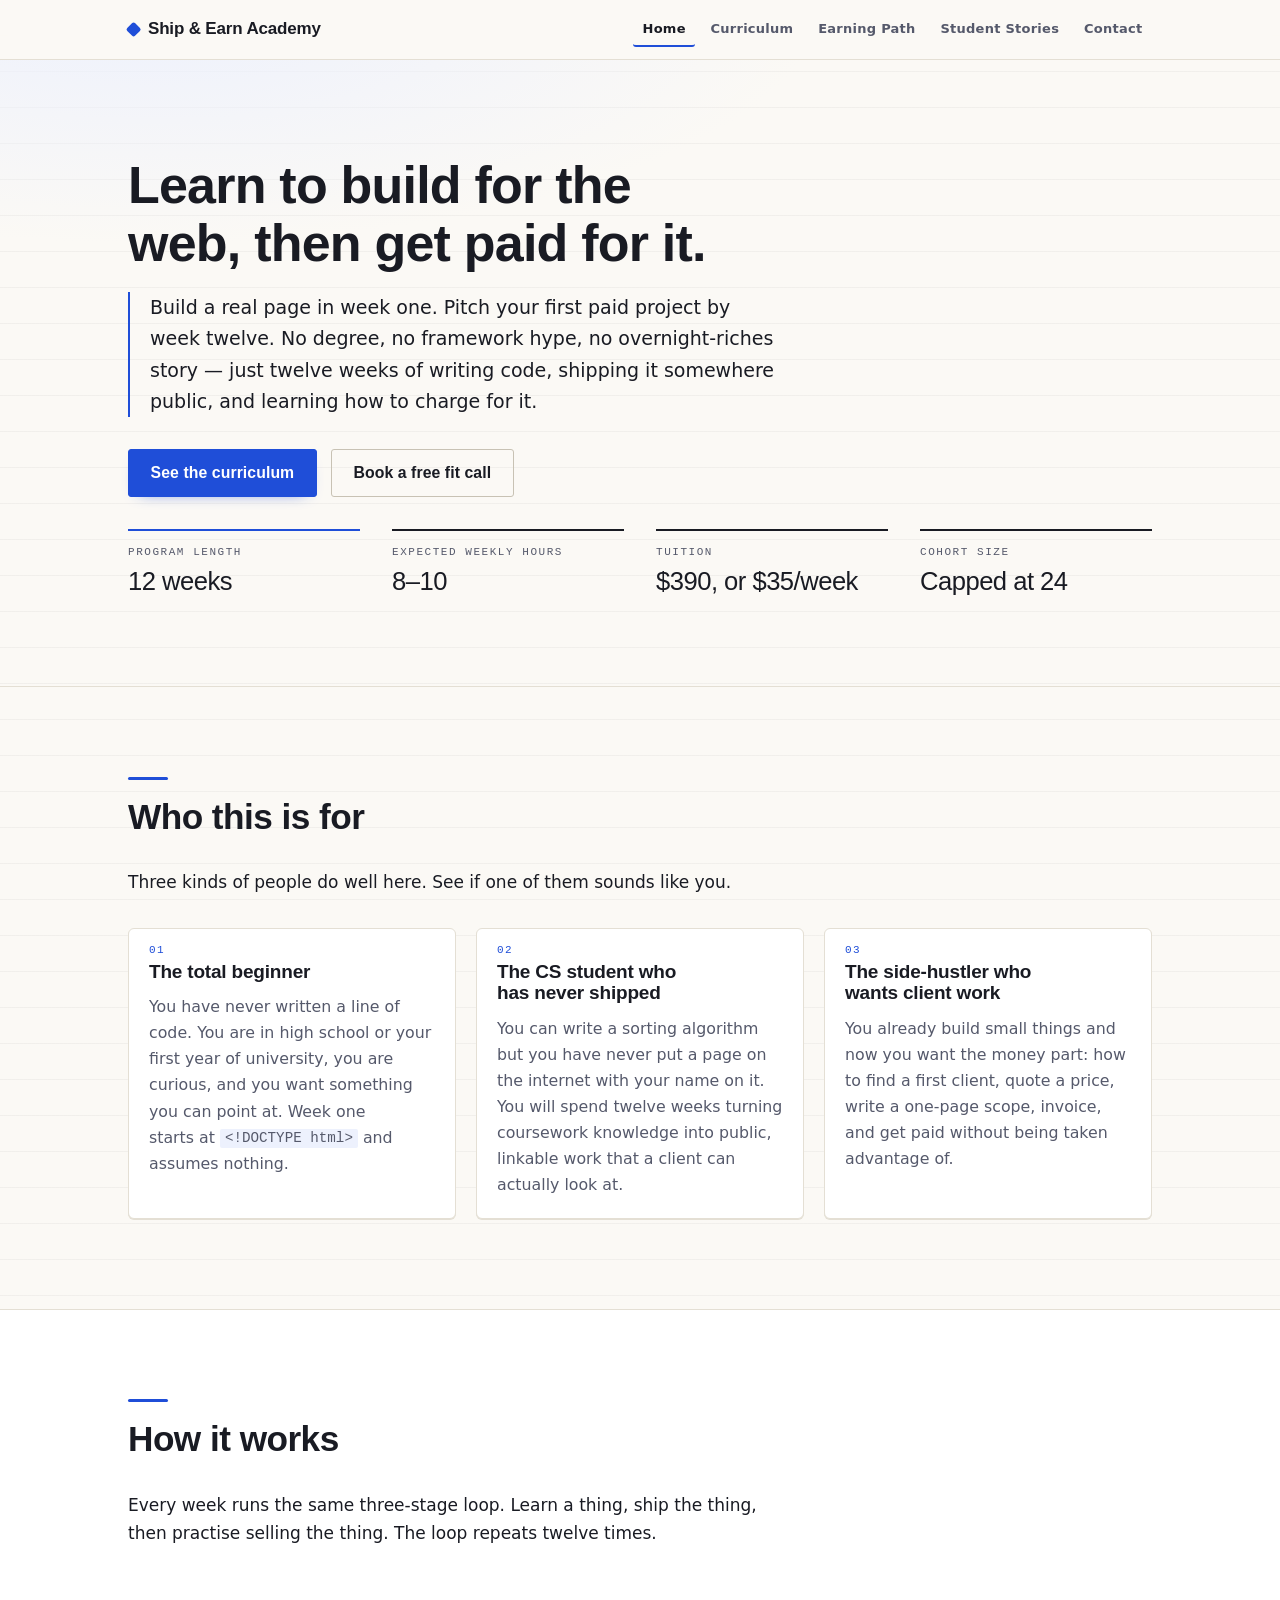
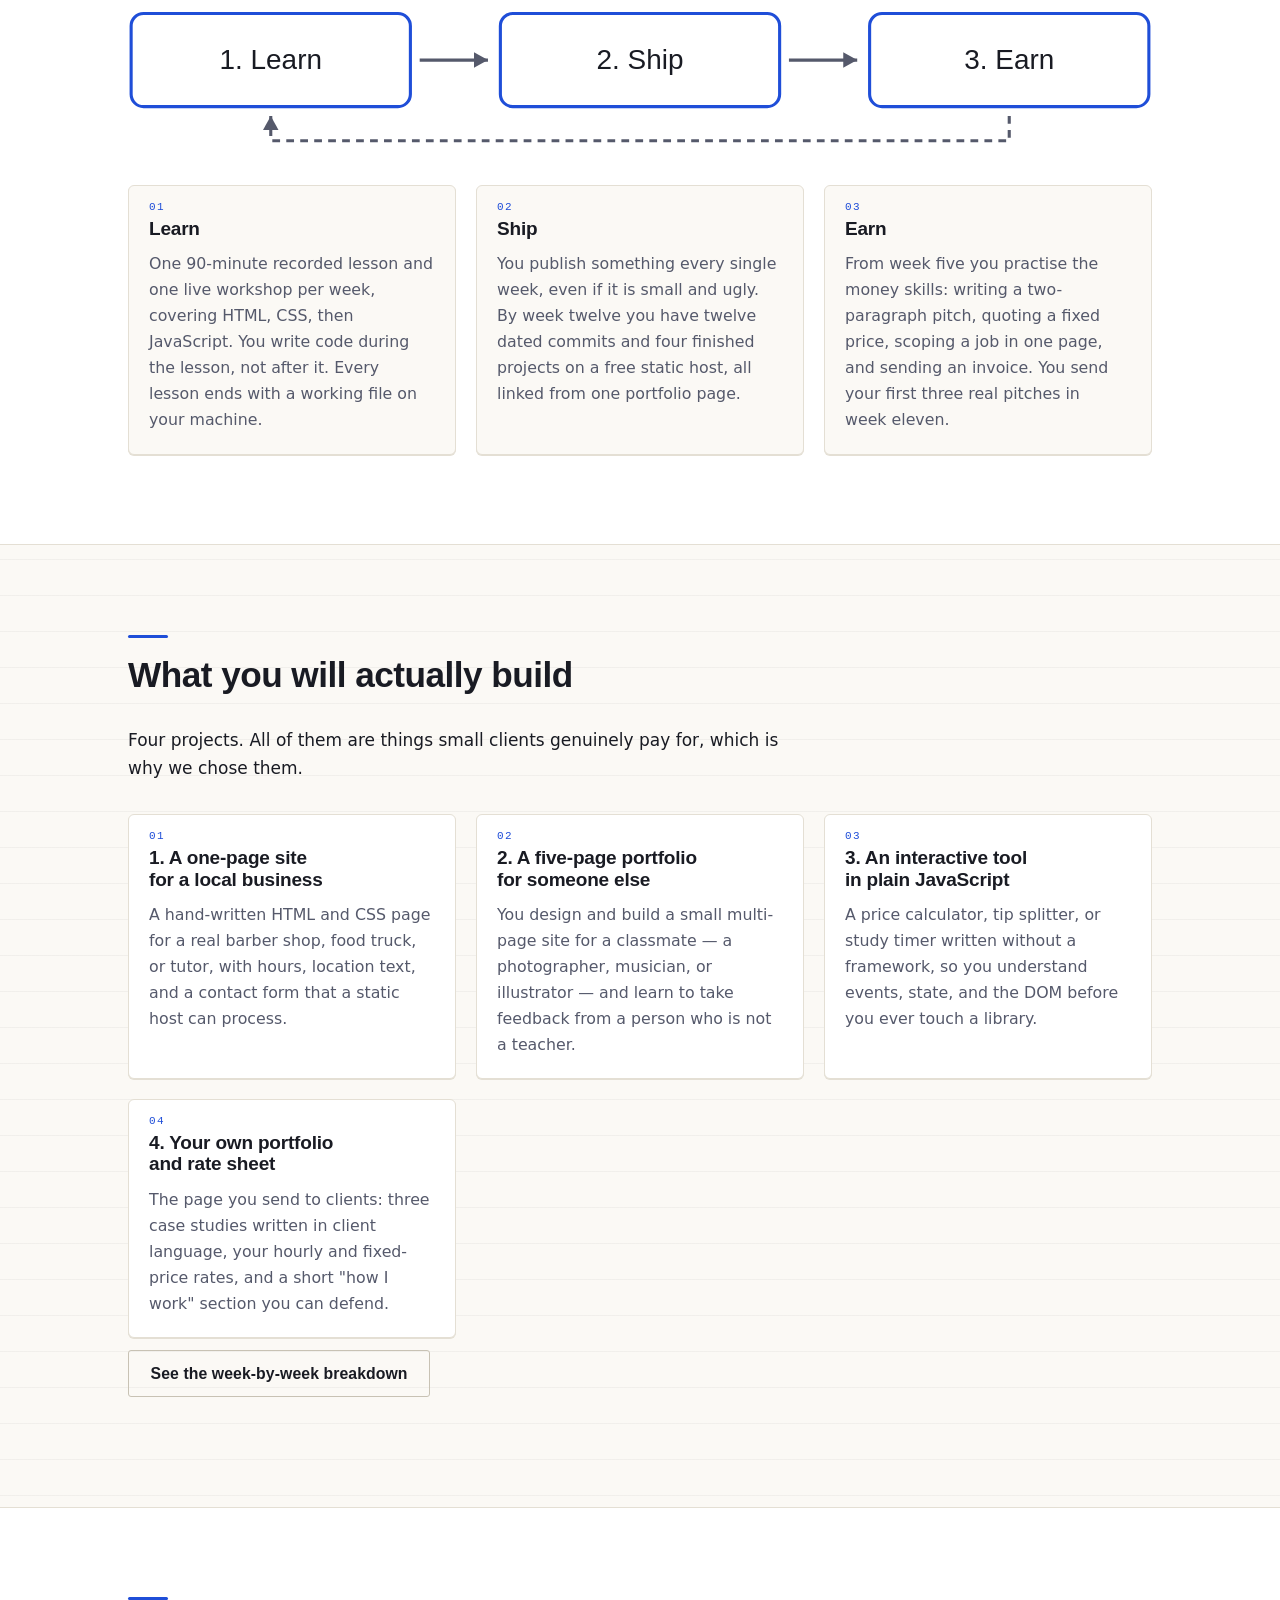
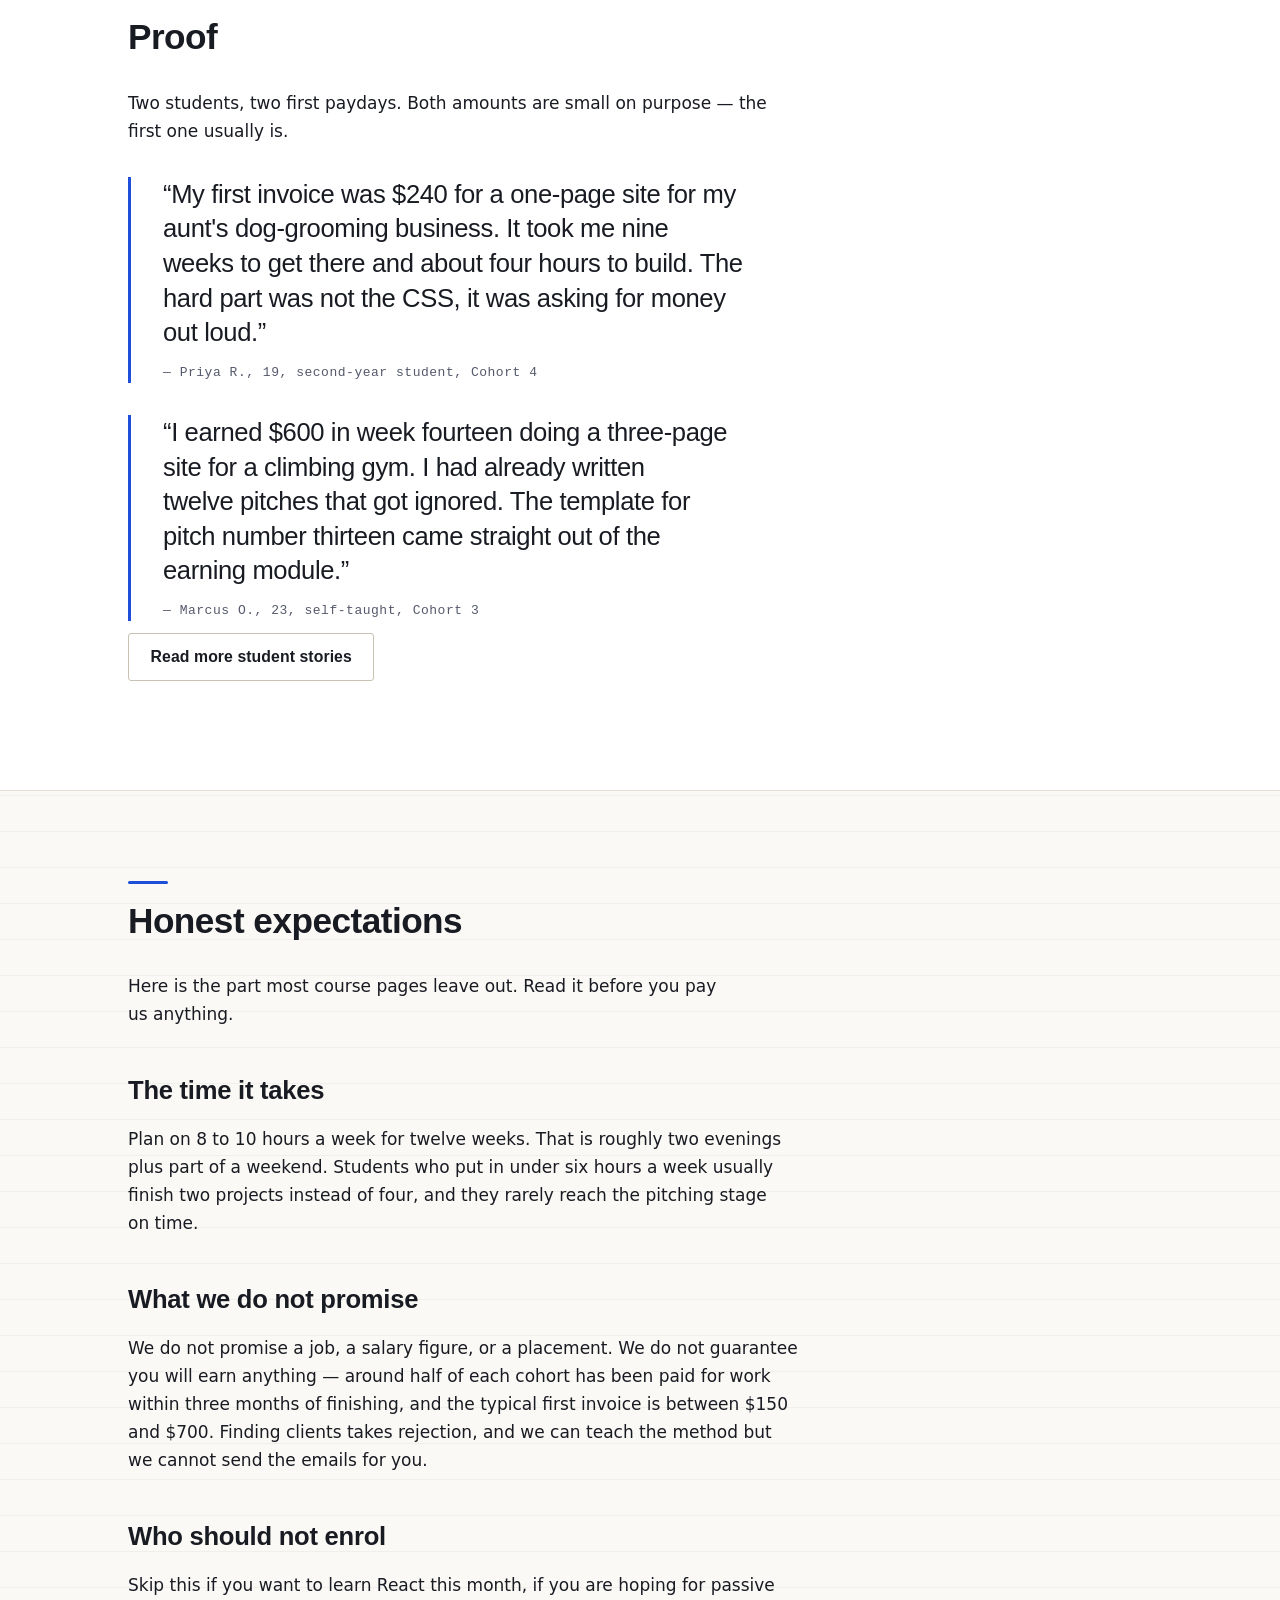
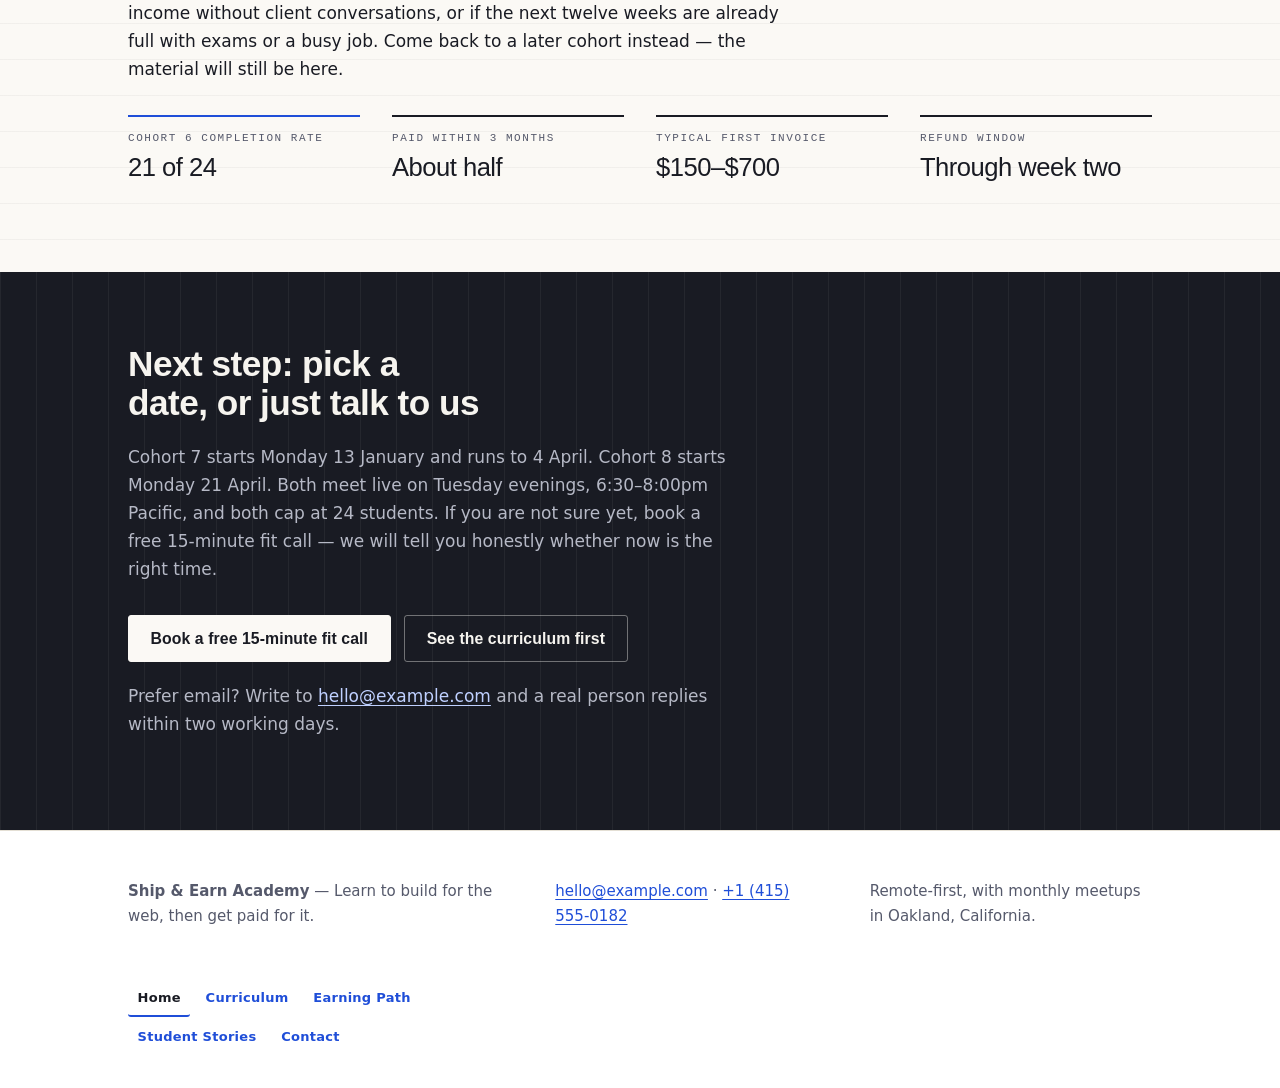
<file: index.html>
<!DOCTYPE html>
<html lang="en">
<head>
<meta charset="utf-8">
<meta name="viewport" content="width=device-width, initial-scale=1">
<title>Ship &amp; Earn Academy — Learn Web Development and Earn From It</title>
<meta name="description" content="A practical 12-week program for students aged 16-26: learn HTML, CSS and JavaScript, build four real portfolio projects, and pitch your first paid web project by week twelve.">
<link rel="stylesheet" href="assets/styles.css">
<link rel="icon" type="image/svg+xml" href="assets/favicon.svg">
<link rel="apple-touch-icon" href="assets/favicon.svg">
</head>
<body>
<header class="site-header">
  <div class="container header-inner">
    <a class="brand" href="index.html">Ship &amp; Earn Academy</a>
    <nav class="site-nav">
      <a href="index.html" class="is-current">Home</a>
      <a href="curriculum.html">Curriculum</a>
      <a href="earn.html">Earning Path</a>
      <a href="stories.html">Student Stories</a>
      <a href="contact.html">Contact</a>
    </nav>
  </div>
</header>

<main>

  <section class="hero">
    <div class="container">
      <h1>Learn to build for the web, then get paid for it.</h1>
      <p>Build a real page in week one. Pitch your first paid project by week twelve. No degree, no framework hype, no overnight-riches story — just twelve weeks of writing code, shipping it somewhere public, and learning how to charge for it.</p>
      <p>
        <a class="button button-primary" href="curriculum.html">See the curriculum</a>
        <a class="button button-secondary" href="contact.html">Book a free fit call</a>
      </p>
      <dl class="facts">
        <div class="fact">
          <dt>Program length</dt>
          <dd>12 weeks</dd>
        </div>
        <div class="fact">
          <dt>Expected weekly hours</dt>
          <dd>8–10</dd>
        </div>
        <div class="fact">
          <dt>Tuition</dt>
          <dd>$390, or $35/week</dd>
        </div>
        <div class="fact">
          <dt>Cohort size</dt>
          <dd>Capped at 24</dd>
        </div>
      </dl>
    </div>
  </section>

  <section class="section">
    <div class="container">
      <h2>Who this is for</h2>
      <p>Three kinds of people do well here. See if one of them sounds like you.</p>
      <ul class="card-grid">
        <li class="card">
          <h3>The total beginner</h3>
          <p>You have never written a line of code. You are in high school or your first year of university, you are curious, and you want something you can point at. Week one starts at <code>&lt;!DOCTYPE html&gt;</code> and assumes nothing.</p>
        </li>
        <li class="card">
          <h3>The CS student who has never shipped</h3>
          <p>You can write a sorting algorithm but you have never put a page on the internet with your name on it. You will spend twelve weeks turning coursework knowledge into public, linkable work that a client can actually look at.</p>
        </li>
        <li class="card">
          <h3>The side-hustler who wants client work</h3>
          <p>You already build small things and now you want the money part: how to find a first client, quote a price, write a one-page scope, invoice, and get paid without being taken advantage of.</p>
        </li>
      </ul>
    </div>
  </section>

  <section class="section section-alt">
    <div class="container">
      <h2>How it works</h2>
      <p>Every week runs the same three-stage loop. Learn a thing, ship the thing, then practise selling the thing. The loop repeats twelve times.</p>

      <svg width="100%" height="120" viewBox="0 0 660 120" role="img" aria-labelledby="loop-title loop-desc">
        <title id="loop-title">The Learn, Ship, Earn loop</title>
        <desc id="loop-desc">Three connected stages: Learn leads to Ship, Ship leads to Earn, and Earn feeds back into Learn each week.</desc>
        <rect x="2" y="30" width="180" height="60" rx="8" fill="#FFFFFF" stroke="#1F4ED8" stroke-width="2"></rect>
        <text x="92" y="66" text-anchor="middle" font-family="Arial, sans-serif" font-size="18" fill="#191B23">1. Learn</text>
        <rect x="240" y="30" width="180" height="60" rx="8" fill="#FFFFFF" stroke="#1F4ED8" stroke-width="2"></rect>
        <text x="330" y="66" text-anchor="middle" font-family="Arial, sans-serif" font-size="18" fill="#191B23">2. Ship</text>
        <rect x="478" y="30" width="180" height="60" rx="8" fill="#FFFFFF" stroke="#1F4ED8" stroke-width="2"></rect>
        <text x="568" y="66" text-anchor="middle" font-family="Arial, sans-serif" font-size="18" fill="#191B23">3. Earn</text>
        <path d="M188 60 L232 60" stroke="#55596B" stroke-width="2"></path>
        <path d="M232 60 l-9 -5 v10 z" fill="#55596B"></path>
        <path d="M426 60 L470 60" stroke="#55596B" stroke-width="2"></path>
        <path d="M470 60 l-9 -5 v10 z" fill="#55596B"></path>
        <path d="M568 96 L568 112 L92 112 L92 96" fill="none" stroke="#55596B" stroke-width="2" stroke-dasharray="5 4"></path>
        <path d="M92 96 l-5 9 h10 z" fill="#55596B"></path>
      </svg>

      <ul class="card-grid">
        <li class="card">
          <h3>Learn</h3>
          <p>One 90-minute recorded lesson and one live workshop per week, covering HTML, CSS, then JavaScript. You write code during the lesson, not after it. Every lesson ends with a working file on your machine.</p>
        </li>
        <li class="card">
          <h3>Ship</h3>
          <p>You publish something every single week, even if it is small and ugly. By week twelve you have twelve dated commits and four finished projects on a free static host, all linked from one portfolio page.</p>
        </li>
        <li class="card">
          <h3>Earn</h3>
          <p>From week five you practise the money skills: writing a two-paragraph pitch, quoting a fixed price, scoping a job in one page, and sending an invoice. You send your first three real pitches in week eleven.</p>
        </li>
      </ul>
    </div>
  </section>

  <section class="section">
    <div class="container">
      <h2>What you will actually build</h2>
      <p>Four projects. All of them are things small clients genuinely pay for, which is why we chose them.</p>
      <ul class="card-grid">
        <li class="card">
          <h3>1. A one-page site for a local business</h3>
          <p>A hand-written HTML and CSS page for a real barber shop, food truck, or tutor, with hours, location text, and a contact form that a static host can process.</p>
        </li>
        <li class="card">
          <h3>2. A five-page portfolio for someone else</h3>
          <p>You design and build a small multi-page site for a classmate — a photographer, musician, or illustrator — and learn to take feedback from a person who is not a teacher.</p>
        </li>
        <li class="card">
          <h3>3. An interactive tool in plain JavaScript</h3>
          <p>A price calculator, tip splitter, or study timer written without a framework, so you understand events, state, and the DOM before you ever touch a library.</p>
        </li>
        <li class="card">
          <h3>4. Your own portfolio and rate sheet</h3>
          <p>The page you send to clients: three case studies written in client language, your hourly and fixed-price rates, and a short "how I work" section you can defend.</p>
        </li>
      </ul>
      <p><a class="button button-secondary" href="curriculum.html">See the week-by-week breakdown</a></p>
    </div>
  </section>

  <section class="section section-alt">
    <div class="container">
      <h2>Proof</h2>
      <p>Two students, two first paydays. Both amounts are small on purpose — the first one usually is.</p>
      <blockquote class="quote">
        <p>My first invoice was $240 for a one-page site for my aunt's dog-grooming business. It took me nine weeks to get there and about four hours to build. The hard part was not the CSS, it was asking for money out loud.</p>
        <cite>Priya R., 19, second-year student, Cohort 4</cite>
      </blockquote>
      <blockquote class="quote">
        <p>I earned $600 in week fourteen doing a three-page site for a climbing gym. I had already written twelve pitches that got ignored. The template for pitch number thirteen came straight out of the earning module.</p>
        <cite>Marcus O., 23, self-taught, Cohort 3</cite>
      </blockquote>
      <p><a class="button button-secondary" href="stories.html">Read more student stories</a></p>
    </div>
  </section>

  <section class="section">
    <div class="container">
      <h2>Honest expectations</h2>
      <p>Here is the part most course pages leave out. Read it before you pay us anything.</p>
      <h3>The time it takes</h3>
      <p>Plan on 8 to 10 hours a week for twelve weeks. That is roughly two evenings plus part of a weekend. Students who put in under six hours a week usually finish two projects instead of four, and they rarely reach the pitching stage on time.</p>
      <h3>What we do not promise</h3>
      <p>We do not promise a job, a salary figure, or a placement. We do not guarantee you will earn anything — around half of each cohort has been paid for work within three months of finishing, and the typical first invoice is between $150 and $700. Finding clients takes rejection, and we can teach the method but we cannot send the emails for you.</p>
      <h3>Who should not enrol</h3>
      <p>Skip this if you want to learn React this month, if you are hoping for passive income without client conversations, or if the next twelve weeks are already full with exams or a busy job. Come back to a later cohort instead — the material will still be here.</p>
      <dl class="facts">
        <div class="fact">
          <dt>Cohort 6 completion rate</dt>
          <dd>21 of 24</dd>
        </div>
        <div class="fact">
          <dt>Paid within 3 months</dt>
          <dd>About half</dd>
        </div>
        <div class="fact">
          <dt>Typical first invoice</dt>
          <dd>$150–$700</dd>
        </div>
        <div class="fact">
          <dt>Refund window</dt>
          <dd>Through week two</dd>
        </div>
      </dl>
    </div>
  </section>

  <section class="cta">
    <div class="container">
      <h2>Next step: pick a date, or just talk to us</h2>
      <p>Cohort 7 starts Monday 13 January and runs to 4 April. Cohort 8 starts Monday 21 April. Both meet live on Tuesday evenings, 6:30–8:00pm Pacific, and both cap at 24 students. If you are not sure yet, book a free 15-minute fit call — we will tell you honestly whether now is the right time.</p>
      <p>
        <a class="button button-primary" href="contact.html">Book a free 15-minute fit call</a>
        <a class="button button-secondary" href="curriculum.html">See the curriculum first</a>
      </p>
      <p>Prefer email? Write to <a href="mailto:hello@example.com">hello@example.com</a> and a real person replies within two working days.</p>
    </div>
  </section>

</main>

<footer class="site-footer">
  <div class="container">
    <p><strong>Ship &amp; Earn Academy</strong> — Learn to build for the web, then get paid for it.</p>
    <p><a href="mailto:hello@example.com">hello@example.com</a> · <a href="tel:+14155550182">+1 (415) 555-0182</a></p>
    <p>Remote-first, with monthly meetups in Oakland, California.</p>
    <nav class="site-nav">
      <a href="index.html" class="is-current">Home</a>
      <a href="curriculum.html">Curriculum</a>
      <a href="earn.html">Earning Path</a>
      <a href="stories.html">Student Stories</a>
      <a href="contact.html">Contact</a>
    </nav>
  </div>
</footer>
</body>
</html>
</file>
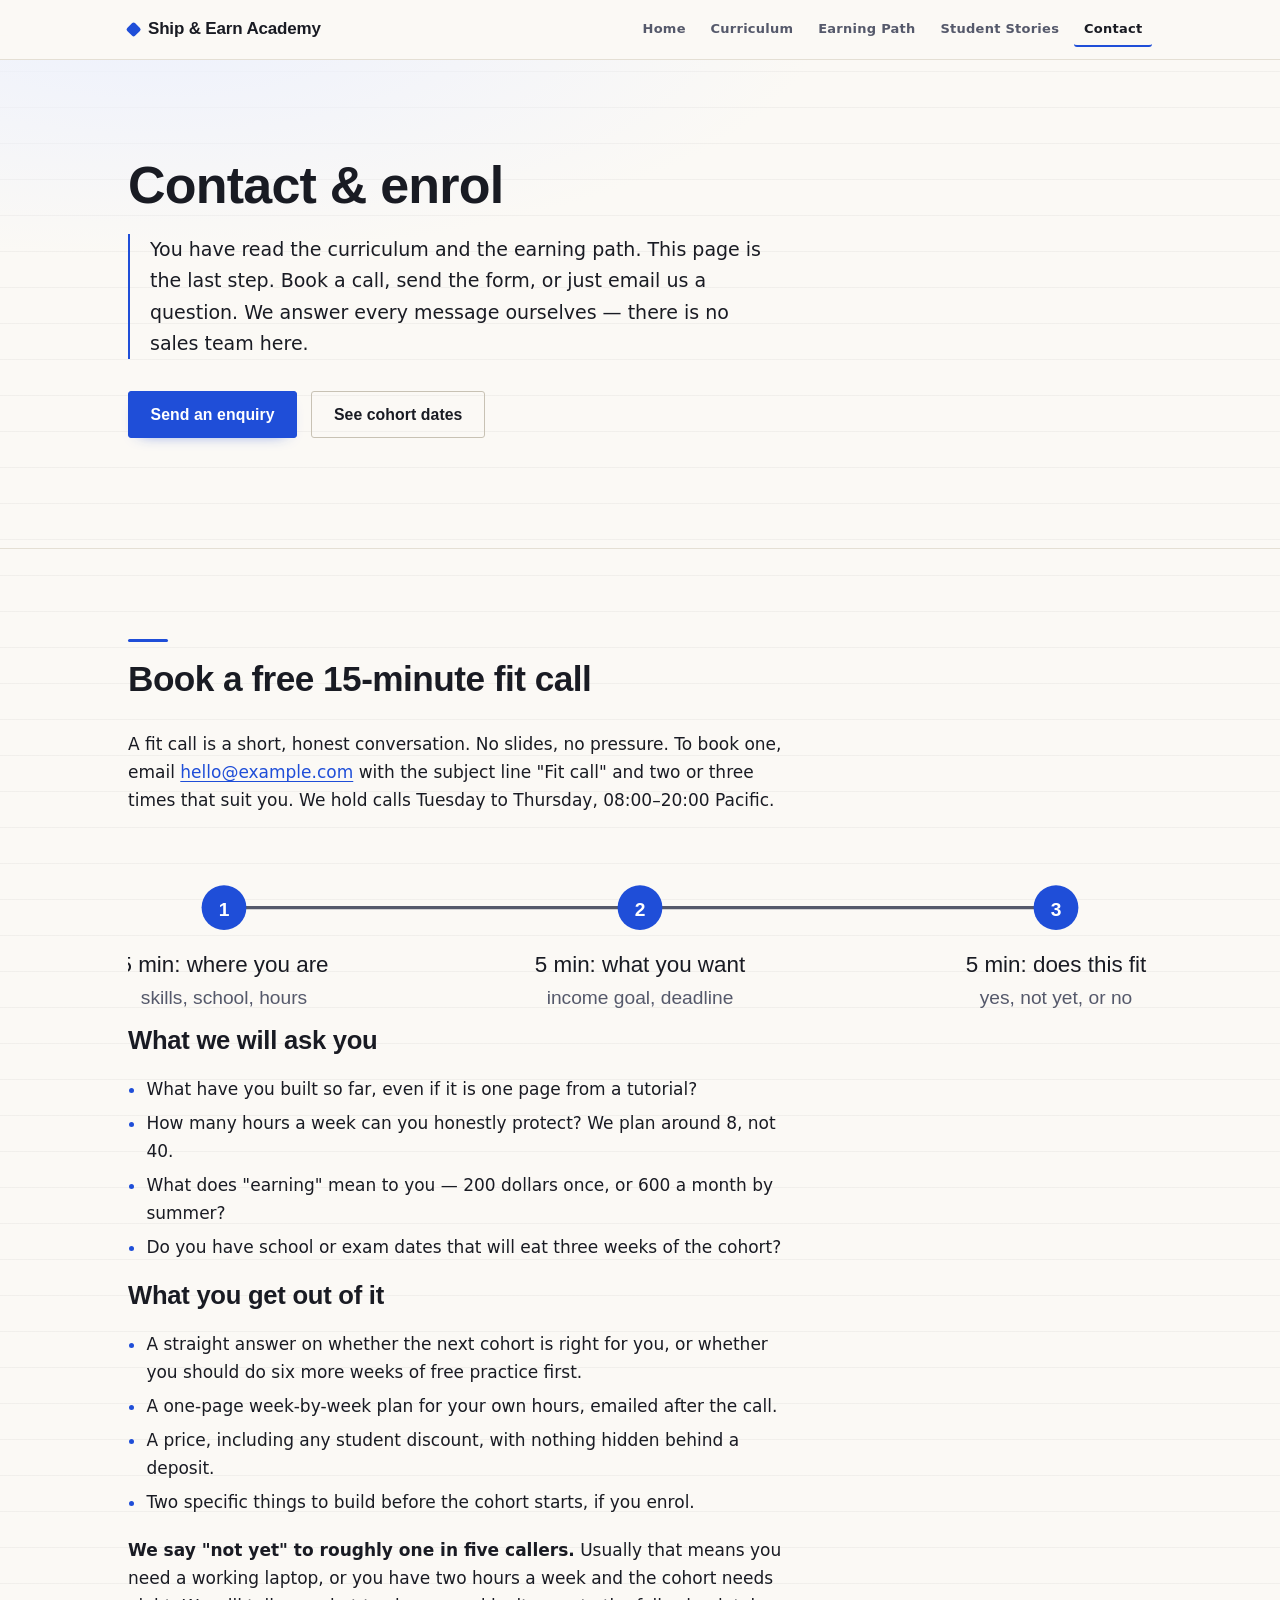
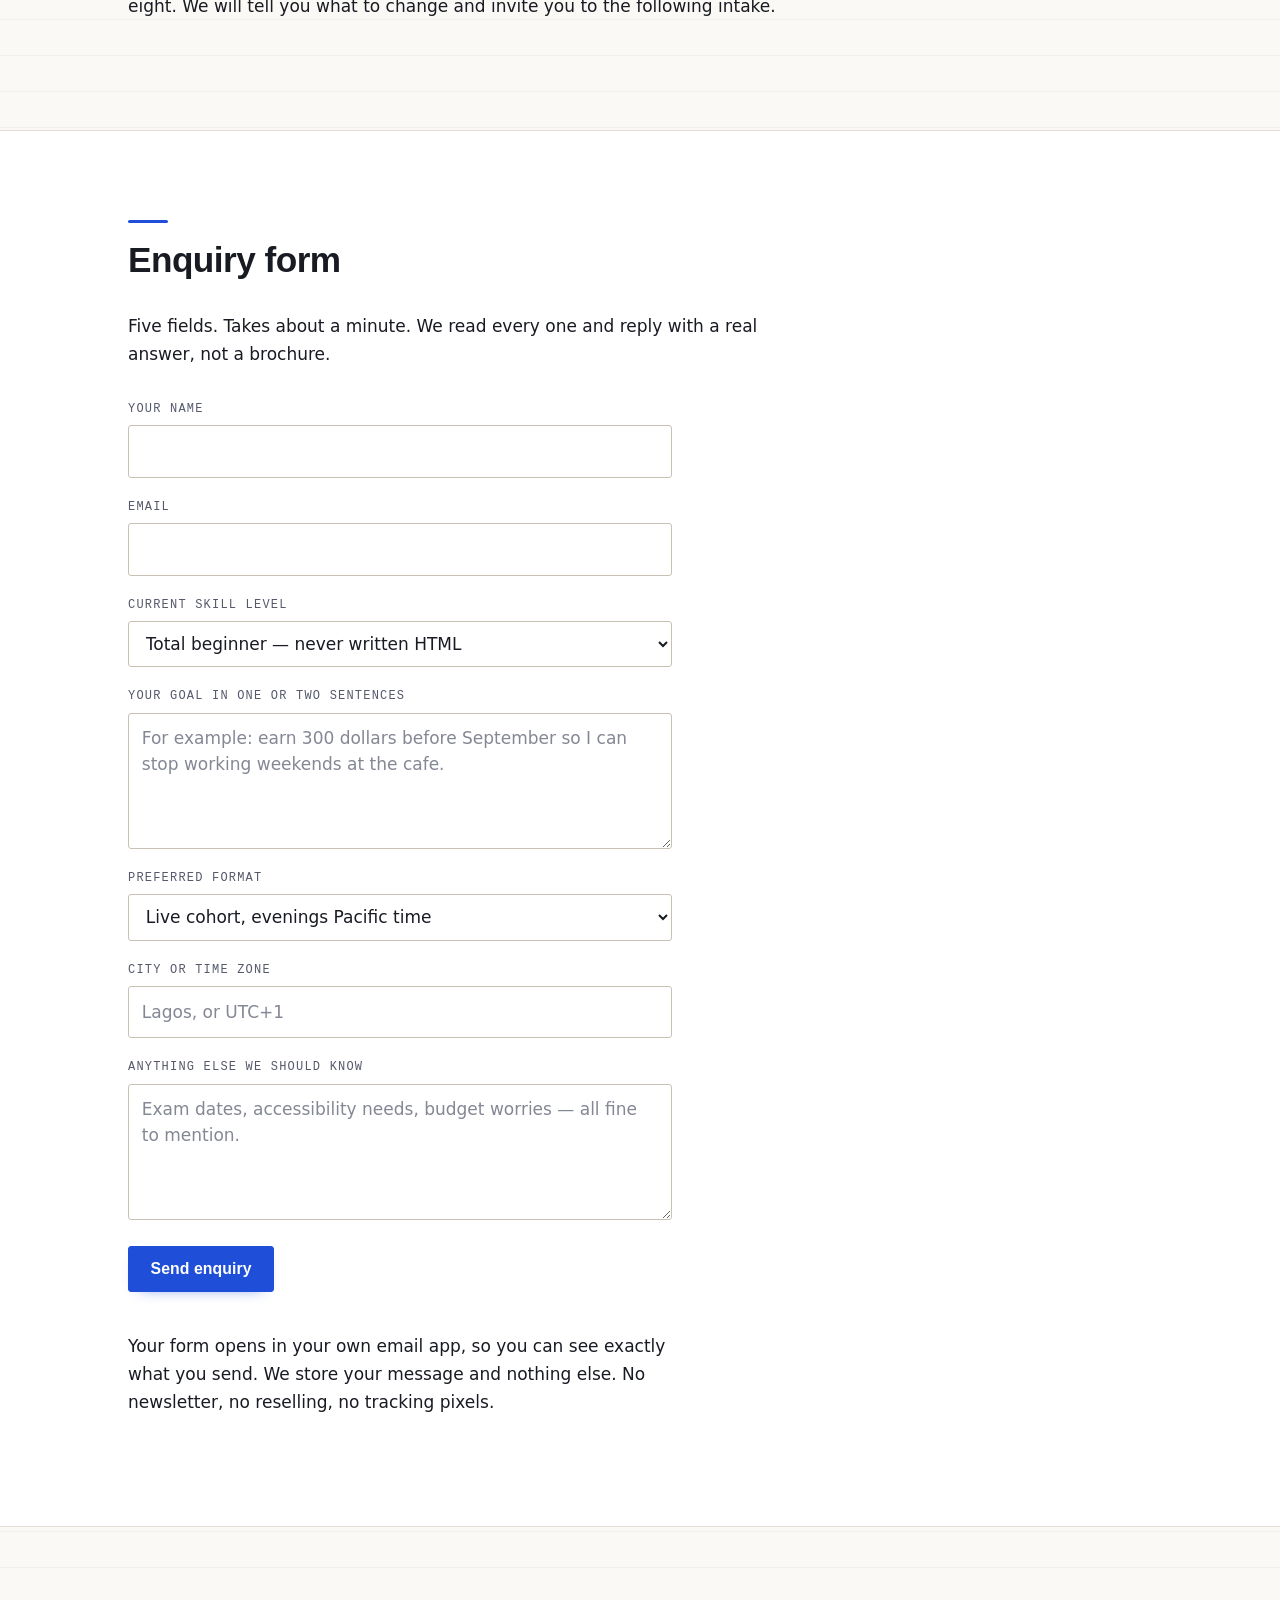
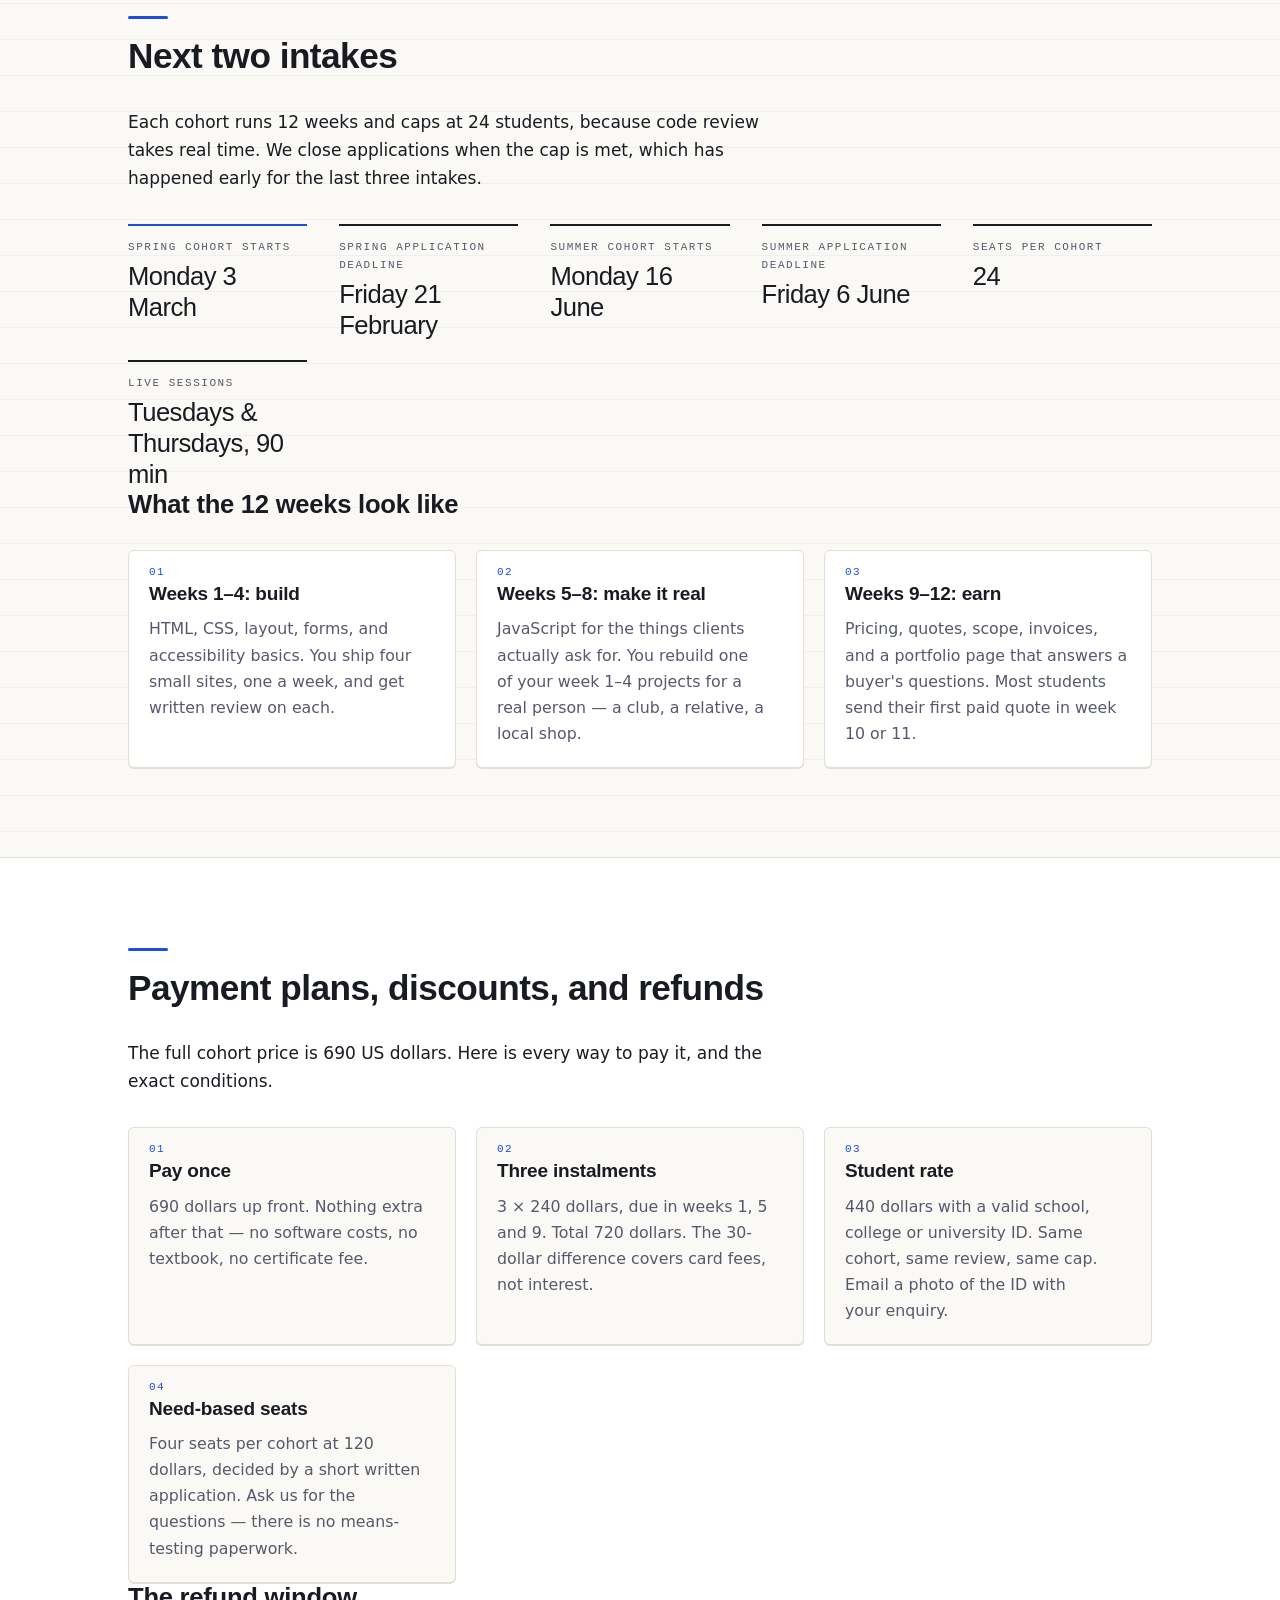
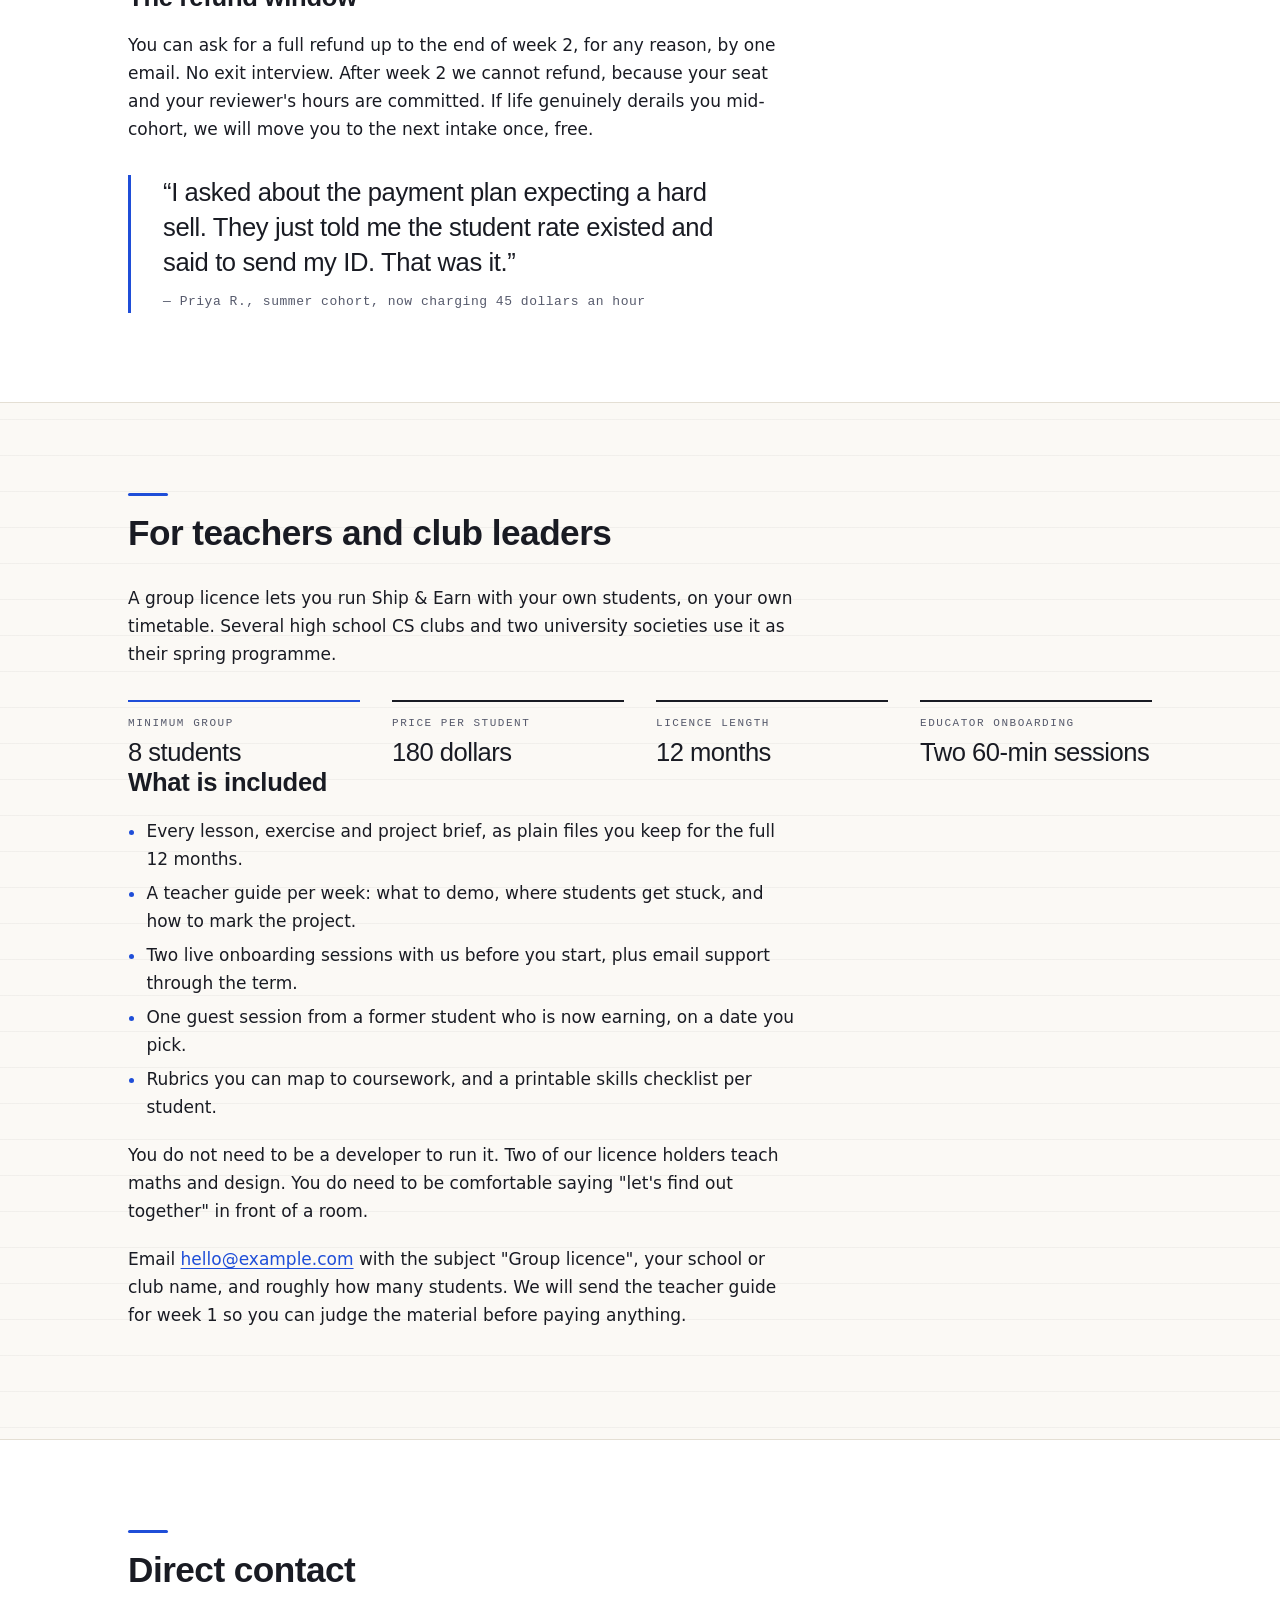
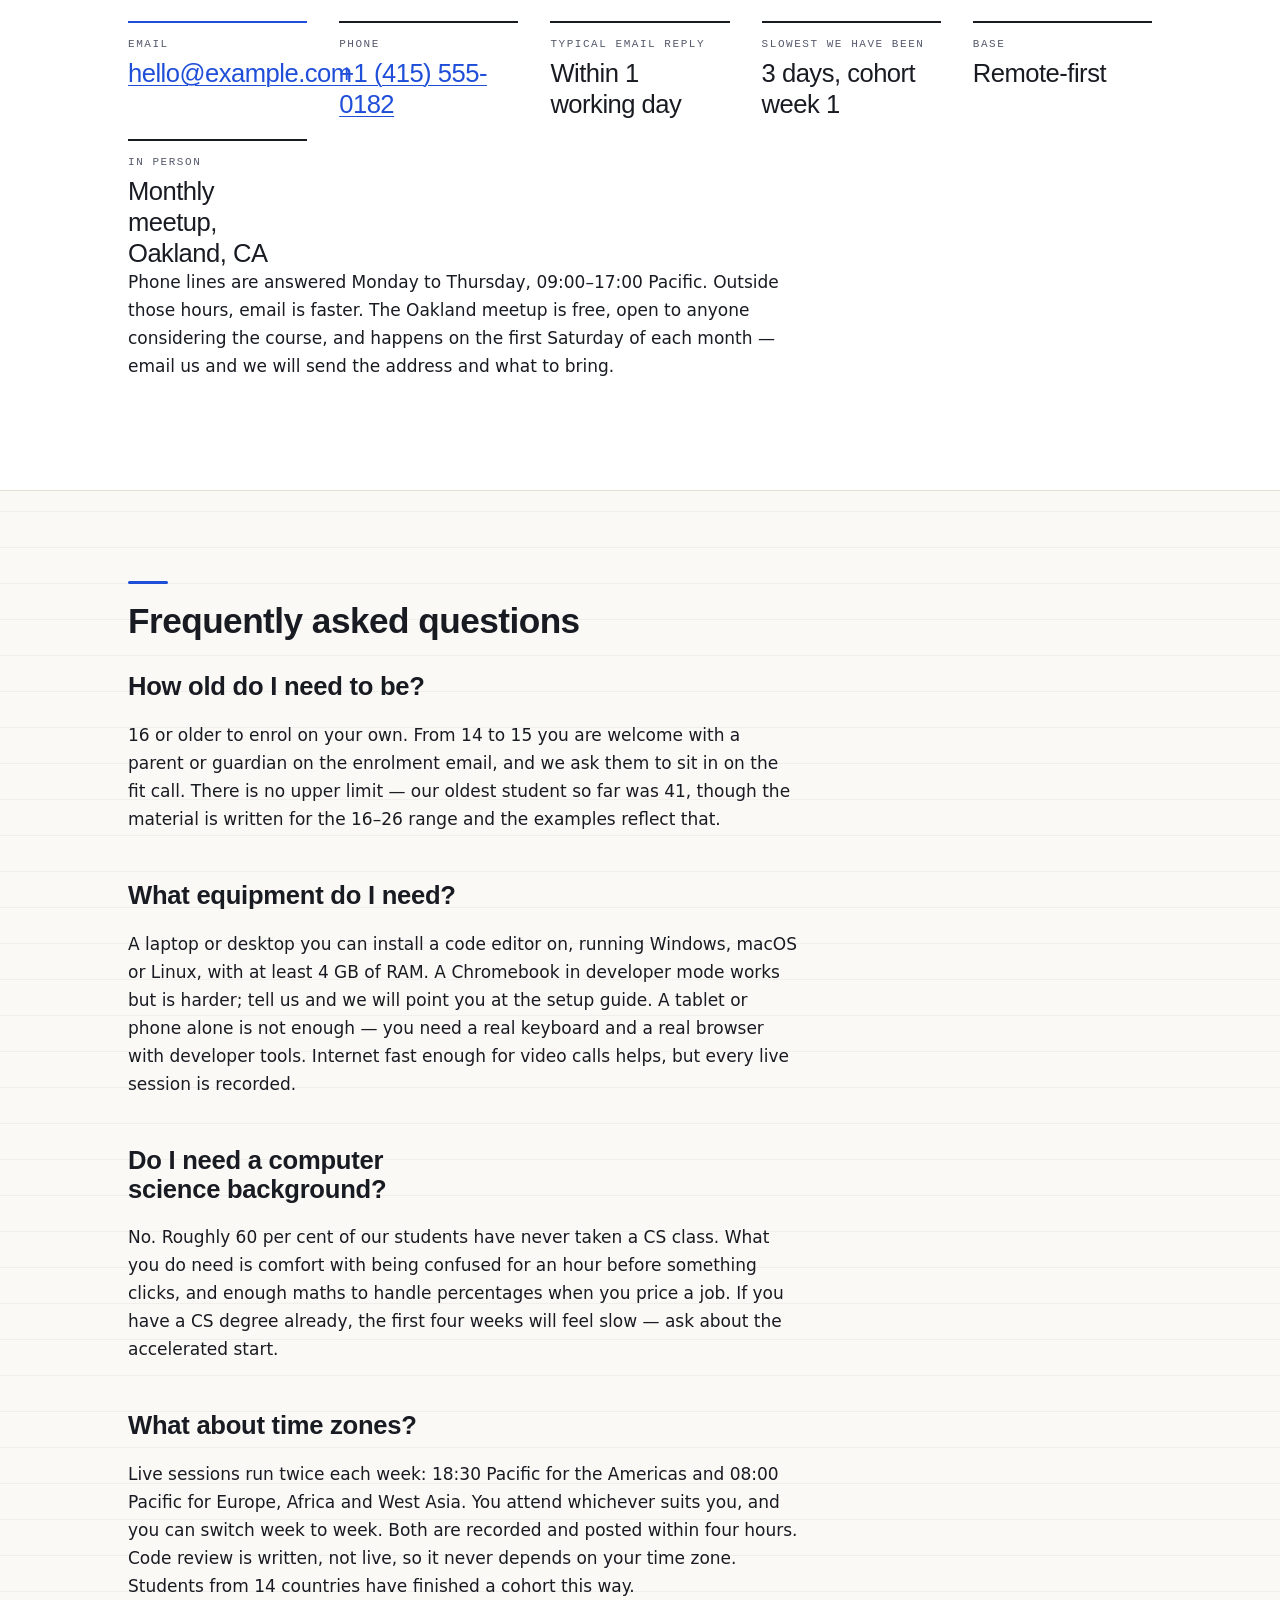
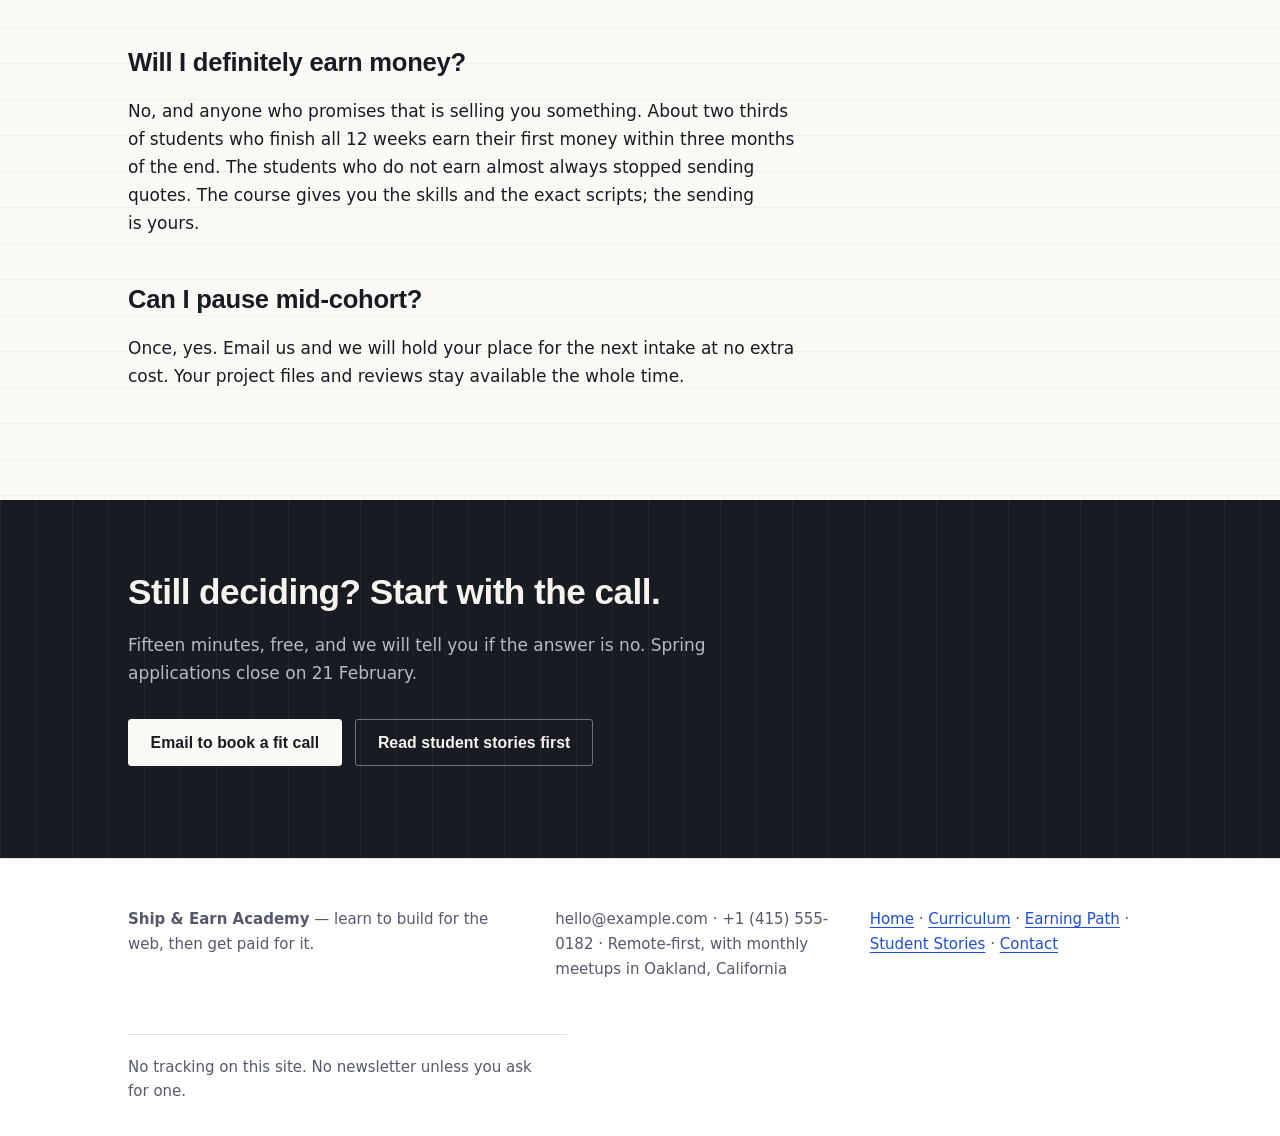
<file: contact.html>
<!DOCTYPE html>
<html lang="en">
<head>
<meta charset="utf-8">
<meta name="viewport" content="width=device-width, initial-scale=1">
<title>Contact &amp; Enrol — Ship &amp; Earn Academy</title>
<meta name="description" content="Book a free 15-minute fit call, send an enquiry, check cohort dates and payment plans, or ask about a group licence for your school or coding club.">
<link rel="stylesheet" href="assets/styles.css">
<link rel="icon" type="image/svg+xml" href="assets/favicon.svg">
<link rel="apple-touch-icon" href="assets/favicon.svg">
</head>
<body>
<header class="site-header">
  <div class="container header-inner">
    <a class="brand" href="index.html">Ship &amp; Earn Academy</a>
    <nav class="site-nav">
      <a href="index.html">Home</a>
      <a href="curriculum.html">Curriculum</a>
      <a href="earn.html">Earning Path</a>
      <a href="stories.html">Student Stories</a>
      <a class="is-current" href="contact.html">Contact</a>
    </nav>
  </div>
</header>

<main>

  <section class="hero">
    <div class="container">
      <h1>Contact &amp; enrol</h1>
      <p>You have read the curriculum and the earning path. This page is the last step. Book a call, send the form, or just email us a question. We answer every message ourselves — there is no sales team here.</p>
      <p>
        <a class="button button-primary" href="#enquiry">Send an enquiry</a>
        <a class="button button-secondary" href="#dates">See cohort dates</a>
      </p>
    </div>
  </section>

  <section class="section">
    <div class="container">
      <h2>Book a free 15-minute fit call</h2>
      <p>A fit call is a short, honest conversation. No slides, no pressure. To book one, email <a href="mailto:hello@example.com">hello@example.com</a> with the subject line "Fit call" and two or three times that suit you. We hold calls Tuesday to Thursday, 08:00–20:00 Pacific.</p>

      <svg width="100%" height="120" viewBox="0 0 640 120" role="img" aria-labelledby="calltitle calldesc">
        <title id="calltitle">The three stages of a fit call</title>
        <desc id="calldesc">A horizontal line with three stops: five minutes on where you are now, five minutes on what you want to earn, and five minutes on whether this course fits.</desc>
        <line x1="60" y1="46" x2="580" y2="46" stroke="#55596B" stroke-width="2"></line>
        <circle cx="60" cy="46" r="14" fill="#1F4ED8"></circle>
        <circle cx="320" cy="46" r="14" fill="#1F4ED8"></circle>
        <circle cx="580" cy="46" r="14" fill="#1F4ED8"></circle>
        <text x="60" y="51" text-anchor="middle" fill="#FFFFFF" font-family="Arial, sans-serif" font-size="12" font-weight="bold">1</text>
        <text x="320" y="51" text-anchor="middle" fill="#FFFFFF" font-family="Arial, sans-serif" font-size="12" font-weight="bold">2</text>
        <text x="580" y="51" text-anchor="middle" fill="#FFFFFF" font-family="Arial, sans-serif" font-size="12" font-weight="bold">3</text>
        <text x="60" y="86" text-anchor="middle" fill="#191B23" font-family="Arial, sans-serif" font-size="14">5 min: where you are</text>
        <text x="320" y="86" text-anchor="middle" fill="#191B23" font-family="Arial, sans-serif" font-size="14">5 min: what you want</text>
        <text x="580" y="86" text-anchor="middle" fill="#191B23" font-family="Arial, sans-serif" font-size="14">5 min: does this fit</text>
        <text x="60" y="106" text-anchor="middle" fill="#55596B" font-family="Arial, sans-serif" font-size="12">skills, school, hours</text>
        <text x="320" y="106" text-anchor="middle" fill="#55596B" font-family="Arial, sans-serif" font-size="12">income goal, deadline</text>
        <text x="580" y="106" text-anchor="middle" fill="#55596B" font-family="Arial, sans-serif" font-size="12">yes, not yet, or no</text>
      </svg>

      <h3>What we will ask you</h3>
      <ul>
        <li>What have you built so far, even if it is one page from a tutorial?</li>
        <li>How many hours a week can you honestly protect? We plan around 8, not 40.</li>
        <li>What does "earning" mean to you — 200 dollars once, or 600 a month by summer?</li>
        <li>Do you have school or exam dates that will eat three weeks of the cohort?</li>
      </ul>

      <h3>What you get out of it</h3>
      <ul>
        <li>A straight answer on whether the next cohort is right for you, or whether you should do six more weeks of free practice first.</li>
        <li>A one-page week-by-week plan for your own hours, emailed after the call.</li>
        <li>A price, including any student discount, with nothing hidden behind a deposit.</li>
        <li>Two specific things to build before the cohort starts, if you enrol.</li>
      </ul>
      <p><strong>We say "not yet" to roughly one in five callers.</strong> Usually that means you need a working laptop, or you have two hours a week and the cohort needs eight. We will tell you what to change and invite you to the following intake.</p>
    </div>
  </section>

  <section class="section section-alt" id="enquiry">
    <div class="container">
      <h2>Enquiry form</h2>
      <p>Five fields. Takes about a minute. We read every one and reply with a real answer, not a brochure.</p>
      <form class="form" method="post" action="https://ai.soheililabs.com/api/f/49364a3b-cc87-4e54-a61a-e8d2d5534494">
        <input type="hidden" name="_page" value="contact.html">
        <p class="form-trap" aria-hidden="true"><label>Leave this empty<input type="text" name="_gotcha" tabindex="-1" autocomplete="off"></label></p>
        <div class="field">
          <label for="name">Your name</label>
          <input id="name" name="name" type="text" autocomplete="name" required>
        </div>
        <div class="field">
          <label for="email">Email</label>
          <input id="email" name="email" type="email" autocomplete="email" required>
        </div>
        <div class="field">
          <label for="level">Current skill level</label>
          <select id="level" name="level">
            <option>Total beginner — never written HTML</option>
            <option>Some tutorials finished, nothing shipped</option>
            <option>I have built one or two small sites</option>
            <option>I code already, I want the client and money side</option>
          </select>
        </div>
        <div class="field">
          <label for="goal">Your goal in one or two sentences</label>
          <textarea id="goal" name="goal" rows="4" placeholder="For example: earn 300 dollars before September so I can stop working weekends at the cafe."></textarea>
        </div>
        <div class="field">
          <label for="format">Preferred format</label>
          <select id="format" name="format">
            <option>Live cohort, evenings Pacific time</option>
            <option>Live cohort, mornings Pacific time</option>
            <option>Self-paced with weekly code review</option>
            <option>Group licence for a school or club</option>
            <option>Not sure yet — help me choose</option>
          </select>
        </div>
        <div class="field">
          <label for="timezone">City or time zone</label>
          <input id="timezone" name="timezone" type="text" placeholder="Lagos, or UTC+1">
        </div>
        <div class="field">
          <label for="notes">Anything else we should know</label>
          <textarea id="notes" name="notes" rows="3" placeholder="Exam dates, accessibility needs, budget worries — all fine to mention."></textarea>
        </div>
        <p><button class="button button-primary" type="submit">Send enquiry</button></p>
        <p>Your form opens in your own email app, so you can see exactly what you send. We store your message and nothing else. No newsletter, no reselling, no tracking pixels.</p>
      </form>
    </div>
  </section>

  <section class="section" id="dates">
    <div class="container">
      <h2>Next two intakes</h2>
      <p>Each cohort runs 12 weeks and caps at 24 students, because code review takes real time. We close applications when the cap is met, which has happened early for the last three intakes.</p>
      <dl class="facts">
        <div class="fact">
          <dt>Spring cohort starts</dt>
          <dd>Monday 3 March</dd>
        </div>
        <div class="fact">
          <dt>Spring application deadline</dt>
          <dd>Friday 21 February</dd>
        </div>
        <div class="fact">
          <dt>Summer cohort starts</dt>
          <dd>Monday 16 June</dd>
        </div>
        <div class="fact">
          <dt>Summer application deadline</dt>
          <dd>Friday 6 June</dd>
        </div>
        <div class="fact">
          <dt>Seats per cohort</dt>
          <dd>24</dd>
        </div>
        <div class="fact">
          <dt>Live sessions</dt>
          <dd>Tuesdays &amp; Thursdays, 90 min</dd>
        </div>
      </dl>
      <h3>What the 12 weeks look like</h3>
      <ul class="card-grid">
        <li class="card">
          <h3>Weeks 1–4: build</h3>
          <p>HTML, CSS, layout, forms, and accessibility basics. You ship four small sites, one a week, and get written review on each.</p>
        </li>
        <li class="card">
          <h3>Weeks 5–8: make it real</h3>
          <p>JavaScript for the things clients actually ask for. You rebuild one of your week 1–4 projects for a real person — a club, a relative, a local shop.</p>
        </li>
        <li class="card">
          <h3>Weeks 9–12: earn</h3>
          <p>Pricing, quotes, scope, invoices, and a portfolio page that answers a buyer's questions. Most students send their first paid quote in week 10 or 11.</p>
        </li>
      </ul>
    </div>
  </section>

  <section class="section section-alt">
    <div class="container">
      <h2>Payment plans, discounts, and refunds</h2>
      <p>The full cohort price is 690 US dollars. Here is every way to pay it, and the exact conditions.</p>
      <ul class="card-grid">
        <li class="card">
          <h3>Pay once</h3>
          <p>690 dollars up front. Nothing extra after that — no software costs, no textbook, no certificate fee.</p>
        </li>
        <li class="card">
          <h3>Three instalments</h3>
          <p>3 × 240 dollars, due in weeks 1, 5 and 9. Total 720 dollars. The 30-dollar difference covers card fees, not interest.</p>
        </li>
        <li class="card">
          <h3>Student rate</h3>
          <p>440 dollars with a valid school, college or university ID. Same cohort, same review, same cap. Email a photo of the ID with your enquiry.</p>
        </li>
        <li class="card">
          <h3>Need-based seats</h3>
          <p>Four seats per cohort at 120 dollars, decided by a short written application. Ask us for the questions — there is no means-testing paperwork.</p>
        </li>
      </ul>
      <h3>The refund window</h3>
      <p>You can ask for a full refund up to the end of week 2, for any reason, by one email. No exit interview. After week 2 we cannot refund, because your seat and your reviewer's hours are committed. If life genuinely derails you mid-cohort, we will move you to the next intake once, free.</p>
      <blockquote class="quote">
        <p>I asked about the payment plan expecting a hard sell. They just told me the student rate existed and said to send my ID. That was it.</p>
        <cite>Priya R., summer cohort, now charging 45 dollars an hour</cite>
      </blockquote>
    </div>
  </section>

  <section class="section">
    <div class="container">
      <h2>For teachers and club leaders</h2>
      <p>A group licence lets you run Ship &amp; Earn with your own students, on your own timetable. Several high school CS clubs and two university societies use it as their spring programme.</p>
      <dl class="facts">
        <div class="fact">
          <dt>Minimum group</dt>
          <dd>8 students</dd>
        </div>
        <div class="fact">
          <dt>Price per student</dt>
          <dd>180 dollars</dd>
        </div>
        <div class="fact">
          <dt>Licence length</dt>
          <dd>12 months</dd>
        </div>
        <div class="fact">
          <dt>Educator onboarding</dt>
          <dd>Two 60-min sessions</dd>
        </div>
      </dl>
      <h3>What is included</h3>
      <ul>
        <li>Every lesson, exercise and project brief, as plain files you keep for the full 12 months.</li>
        <li>A teacher guide per week: what to demo, where students get stuck, and how to mark the project.</li>
        <li>Two live onboarding sessions with us before you start, plus email support through the term.</li>
        <li>One guest session from a former student who is now earning, on a date you pick.</li>
        <li>Rubrics you can map to coursework, and a printable skills checklist per student.</li>
      </ul>
      <p>You do not need to be a developer to run it. Two of our licence holders teach maths and design. You do need to be comfortable saying "let's find out together" in front of a room.</p>
      <p>Email <a href="mailto:hello@example.com">hello@example.com</a> with the subject "Group licence", your school or club name, and roughly how many students. We will send the teacher guide for week 1 so you can judge the material before paying anything.</p>
    </div>
  </section>

  <section class="section section-alt">
    <div class="container">
      <h2>Direct contact</h2>
      <dl class="facts">
        <div class="fact">
          <dt>Email</dt>
          <dd><a href="mailto:hello@example.com">hello@example.com</a></dd>
        </div>
        <div class="fact">
          <dt>Phone</dt>
          <dd><a href="tel:+14155550182">+1 (415) 555-0182</a></dd>
        </div>
        <div class="fact">
          <dt>Typical email reply</dt>
          <dd>Within 1 working day</dd>
        </div>
        <div class="fact">
          <dt>Slowest we have been</dt>
          <dd>3 days, cohort week 1</dd>
        </div>
        <div class="fact">
          <dt>Base</dt>
          <dd>Remote-first</dd>
        </div>
        <div class="fact">
          <dt>In person</dt>
          <dd>Monthly meetup, Oakland, CA</dd>
        </div>
      </dl>
      <p>Phone lines are answered Monday to Thursday, 09:00–17:00 Pacific. Outside those hours, email is faster. The Oakland meetup is free, open to anyone considering the course, and happens on the first Saturday of each month — email us and we will send the address and what to bring.</p>
    </div>
  </section>

  <section class="section">
    <div class="container">
      <h2>Frequently asked questions</h2>

      <h3>How old do I need to be?</h3>
      <p>16 or older to enrol on your own. From 14 to 15 you are welcome with a parent or guardian on the enrolment email, and we ask them to sit in on the fit call. There is no upper limit — our oldest student so far was 41, though the material is written for the 16–26 range and the examples reflect that.</p>

      <h3>What equipment do I need?</h3>
      <p>A laptop or desktop you can install a code editor on, running Windows, macOS or Linux, with at least 4 GB of RAM. A Chromebook in developer mode works but is harder; tell us and we will point you at the setup guide. A tablet or phone alone is not enough — you need a real keyboard and a real browser with developer tools. Internet fast enough for video calls helps, but every live session is recorded.</p>

      <h3>Do I need a computer science background?</h3>
      <p>No. Roughly 60 per cent of our students have never taken a CS class. What you do need is comfort with being confused for an hour before something clicks, and enough maths to handle percentages when you price a job. If you have a CS degree already, the first four weeks will feel slow — ask about the accelerated start.</p>

      <h3>What about time zones?</h3>
      <p>Live sessions run twice each week: 18:30 Pacific for the Americas and 08:00 Pacific for Europe, Africa and West Asia. You attend whichever suits you, and you can switch week to week. Both are recorded and posted within four hours. Code review is written, not live, so it never depends on your time zone. Students from 14 countries have finished a cohort this way.</p>

      <h3>Will I definitely earn money?</h3>
      <p>No, and anyone who promises that is selling you something. About two thirds of students who finish all 12 weeks earn their first money within three months of the end. The students who do not earn almost always stopped sending quotes. The course gives you the skills and the exact scripts; the sending is yours.</p>

      <h3>Can I pause mid-cohort?</h3>
      <p>Once, yes. Email us and we will hold your place for the next intake at no extra cost. Your project files and reviews stay available the whole time.</p>
    </div>
  </section>

  <section class="cta">
    <div class="container">
      <h2>Still deciding? Start with the call.</h2>
      <p>Fifteen minutes, free, and we will tell you if the answer is no. Spring applications close on 21 February.</p>
      <p>
        <a class="button button-primary" href="mailto:hello@example.com?subject=Fit%20call">Email to book a fit call</a>
        <a class="button button-secondary" href="stories.html">Read student stories first</a>
      </p>
    </div>
  </section>

</main>

<footer class="site-footer">
  <div class="container">
    <p><strong>Ship &amp; Earn Academy</strong> — learn to build for the web, then get paid for it.</p>
    <p>hello@example.com · +1 (415) 555-0182 · Remote-first, with monthly meetups in Oakland, California</p>
    <p>
      <a href="index.html">Home</a> ·
      <a href="curriculum.html">Curriculum</a> ·
      <a href="earn.html">Earning Path</a> ·
      <a href="stories.html">Student Stories</a> ·
      <a href="contact.html">Contact</a>
    </p>
    <p>No tracking on this site. No newsletter unless you ask for one.</p>
  </div>
</footer>
</body>
</html>
</file>
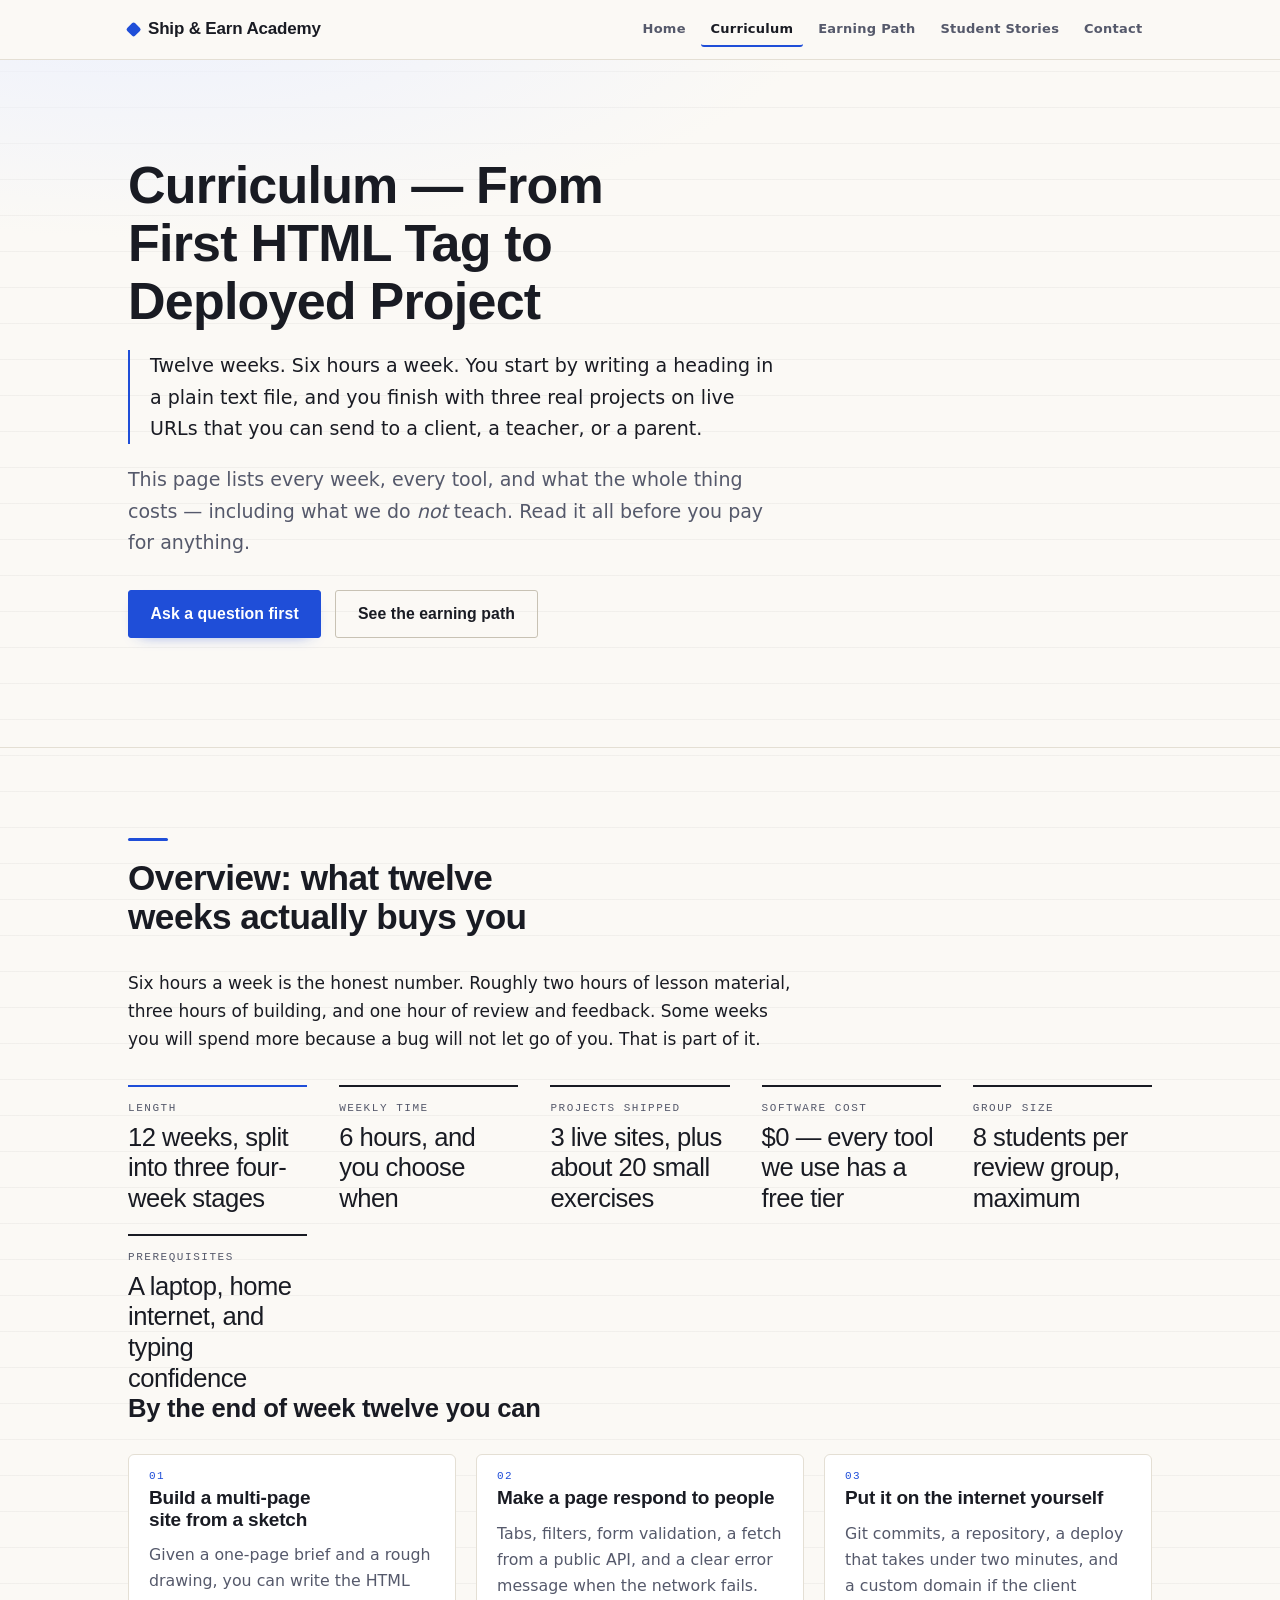
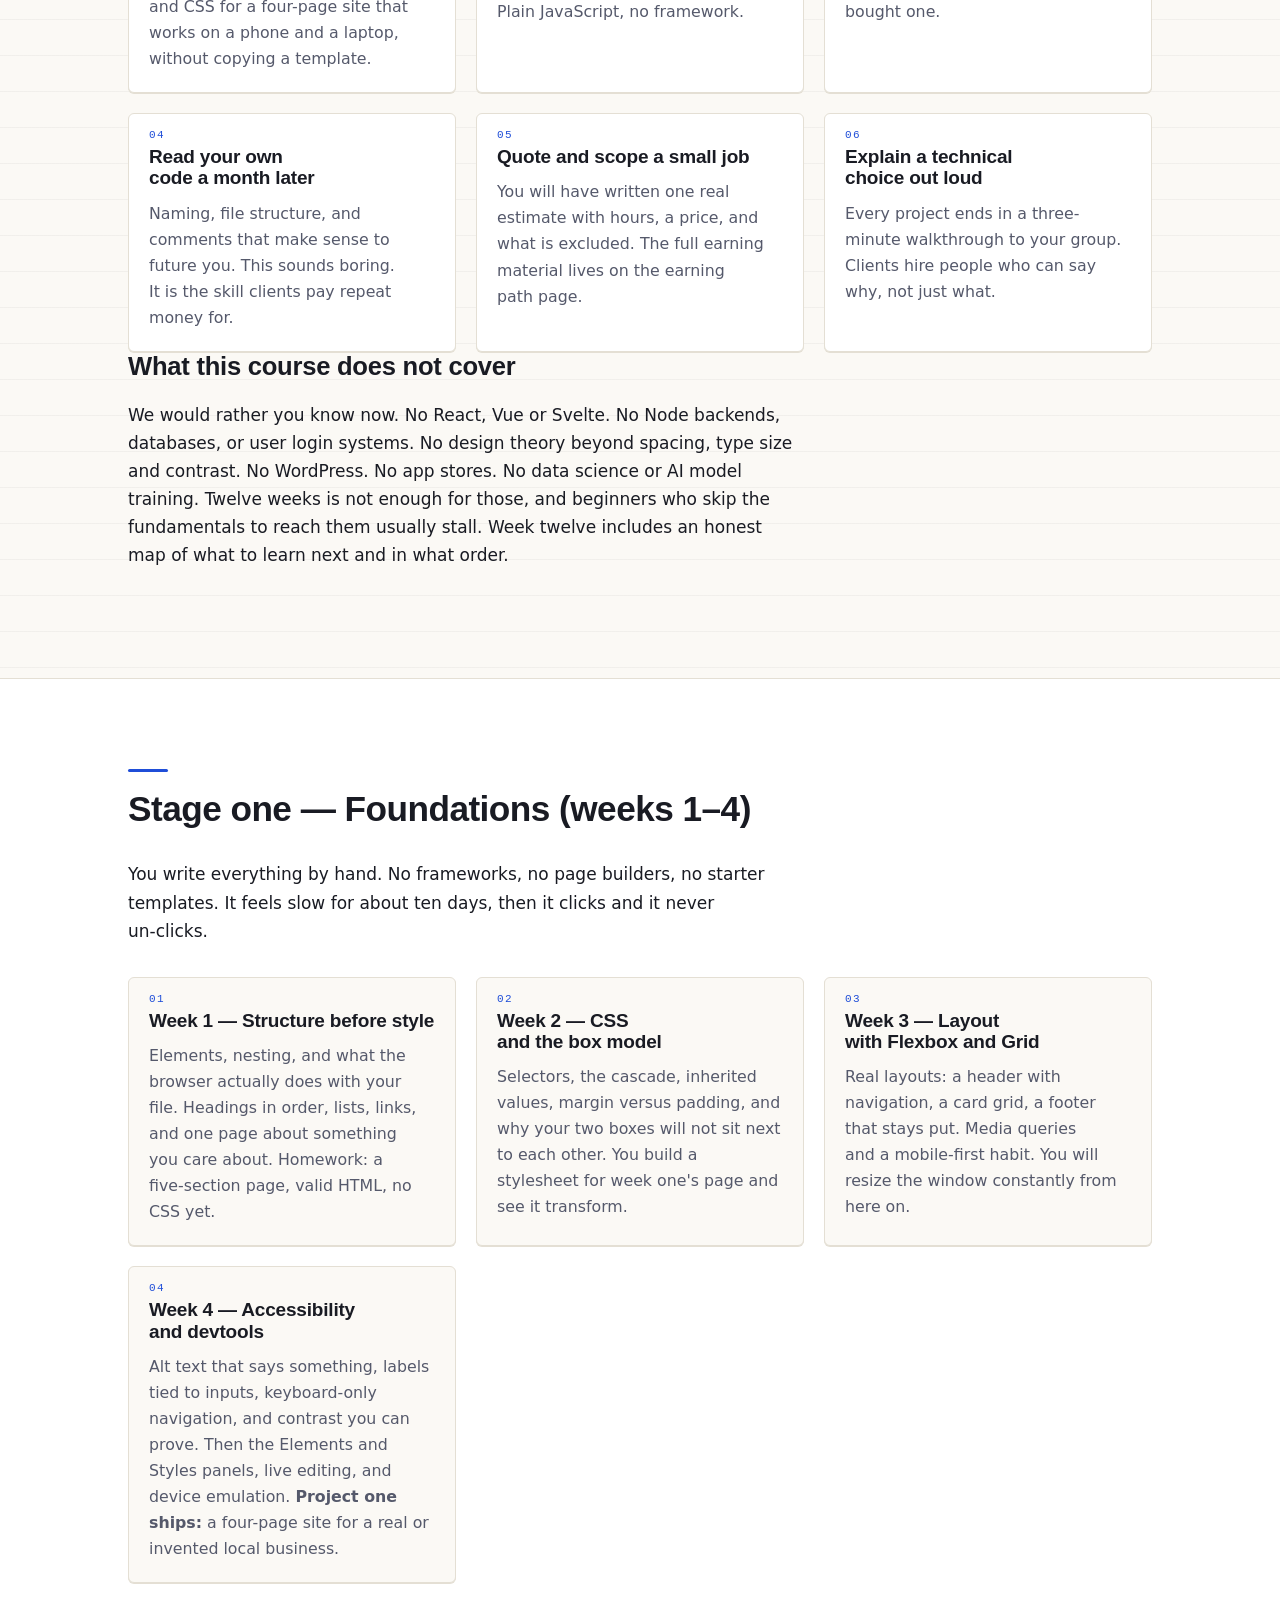
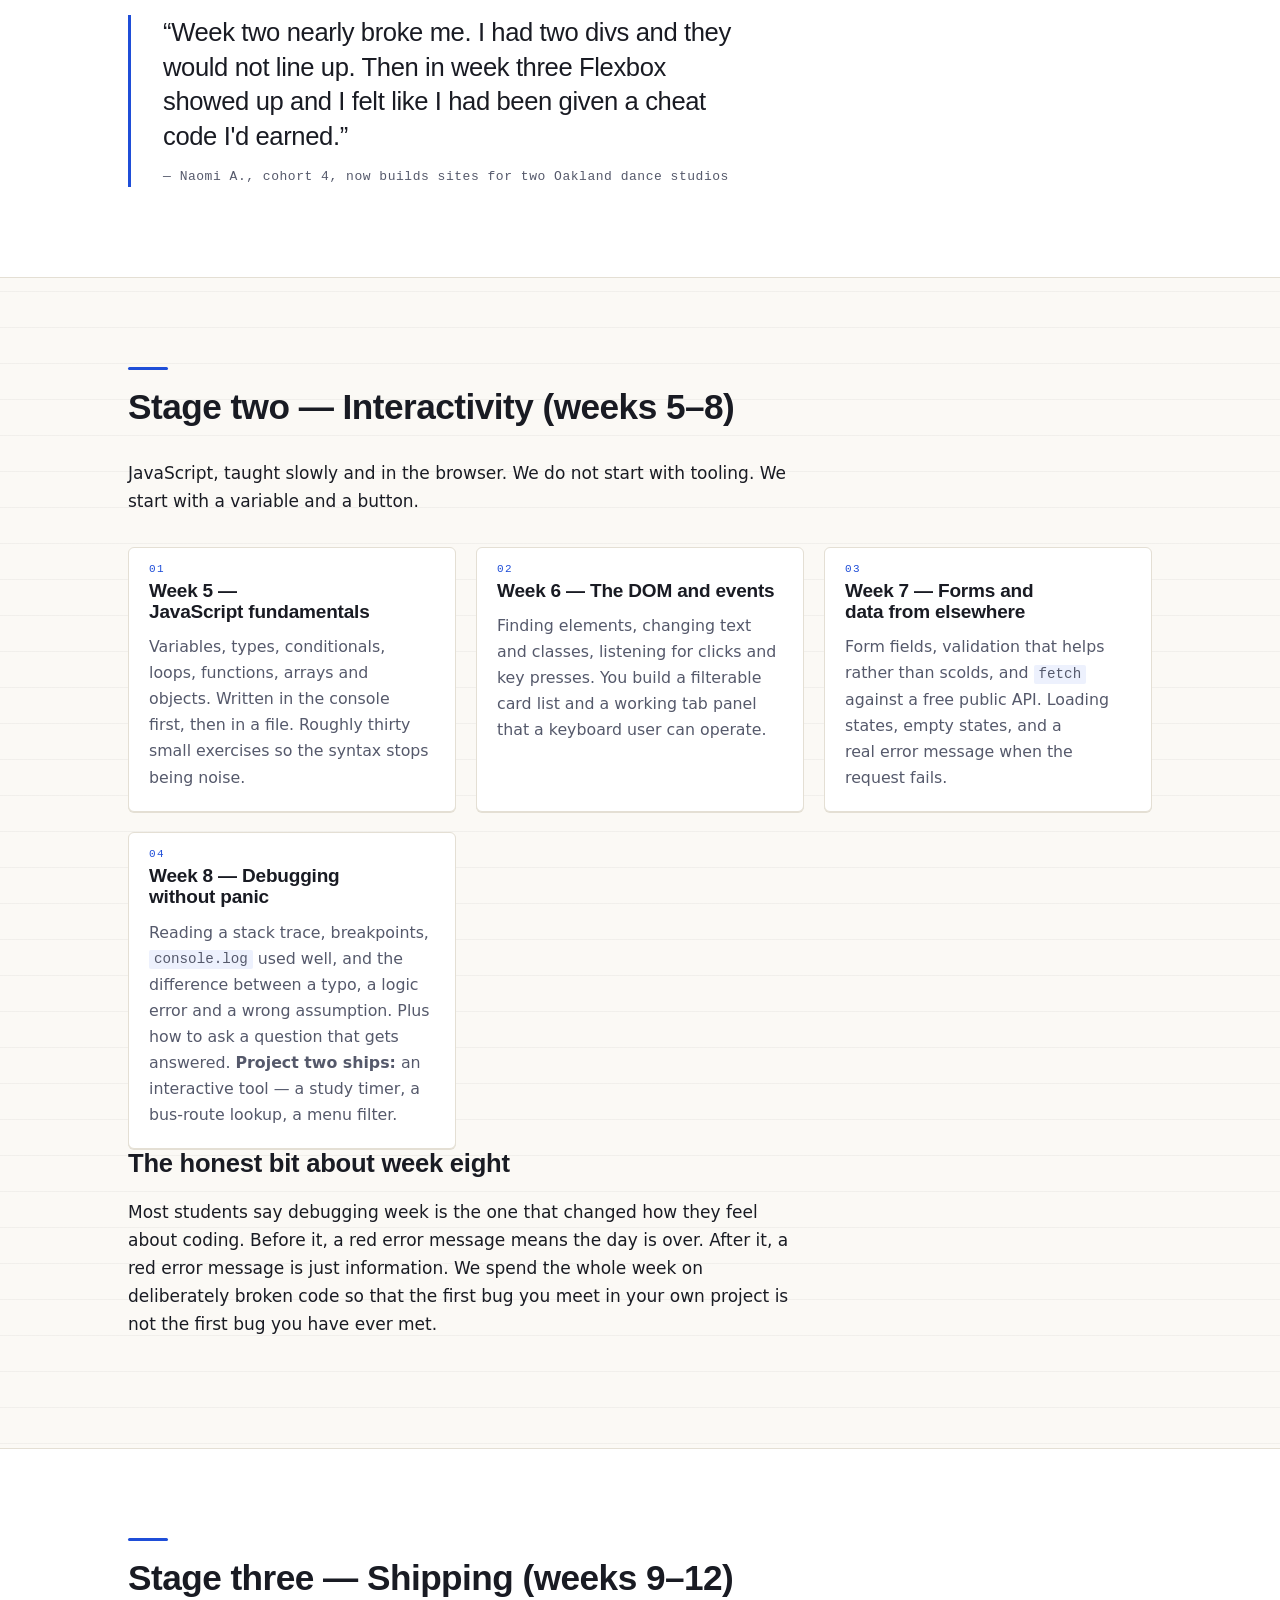
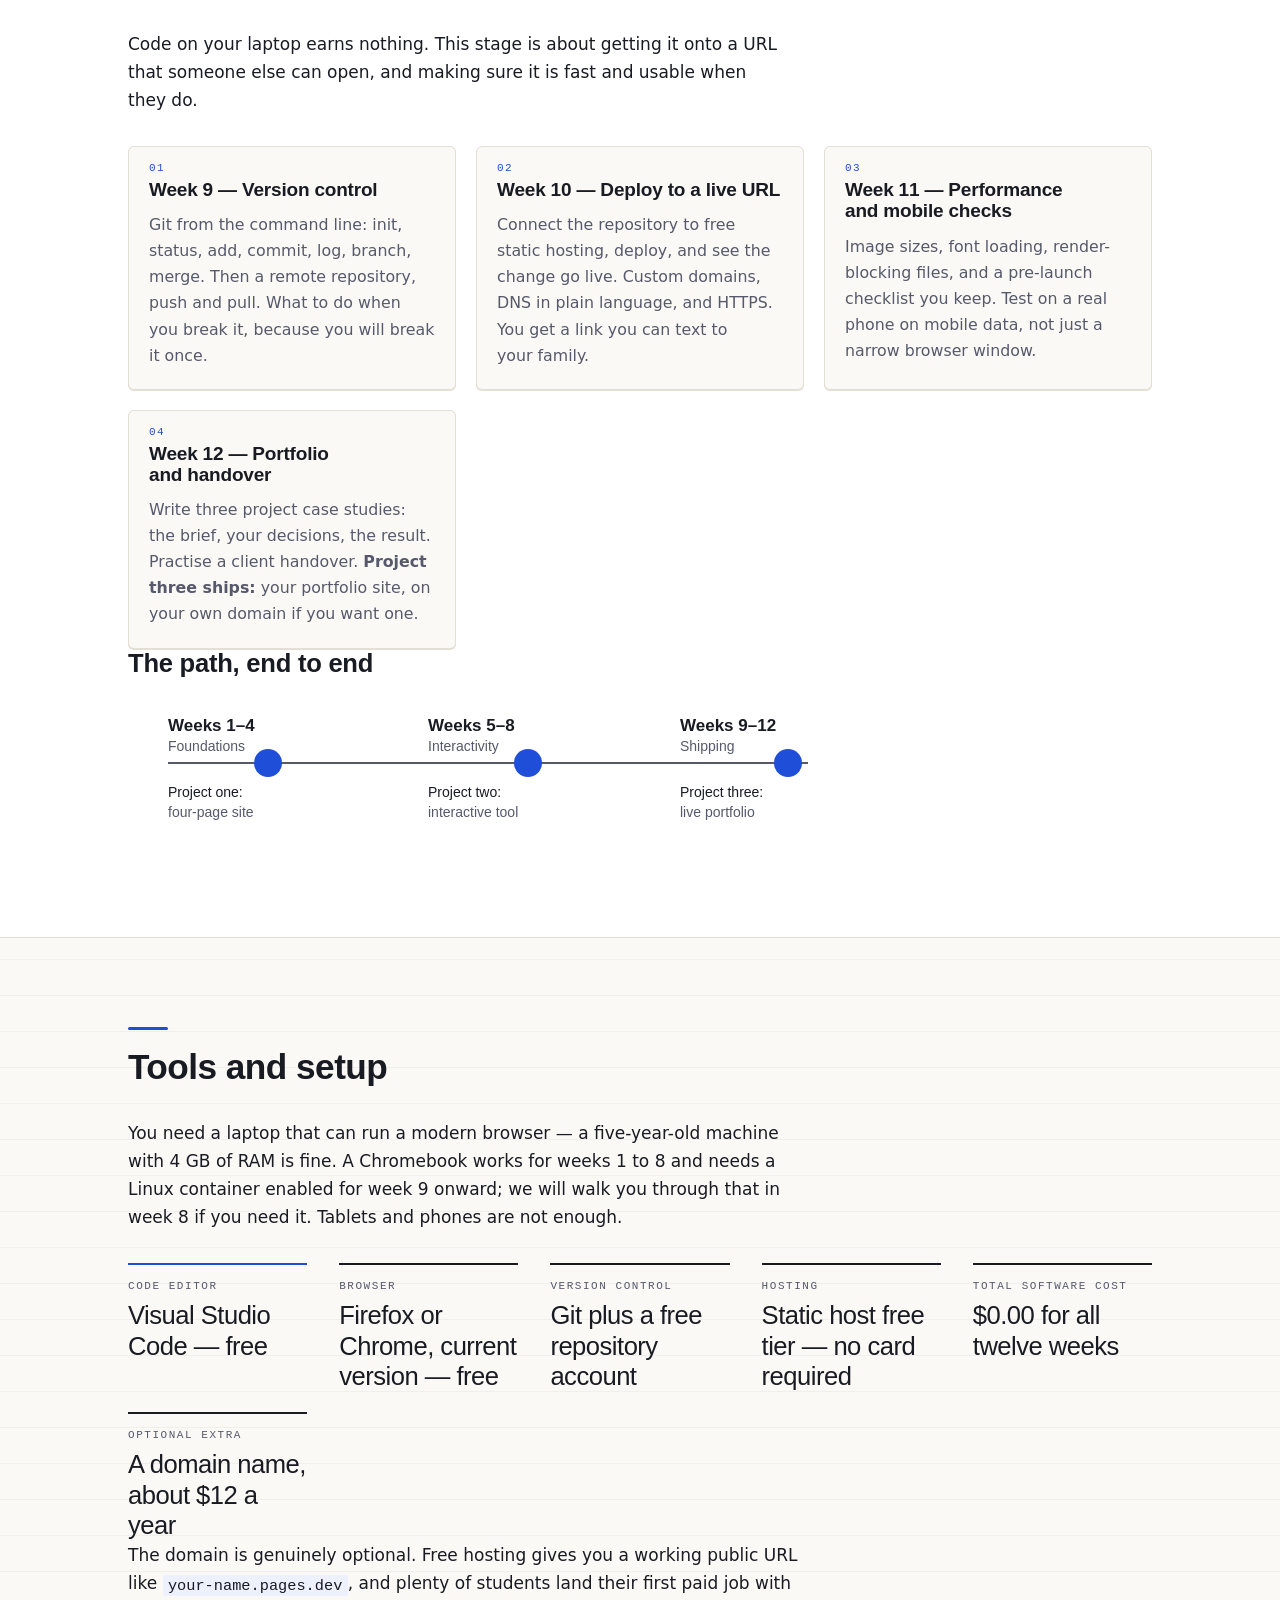
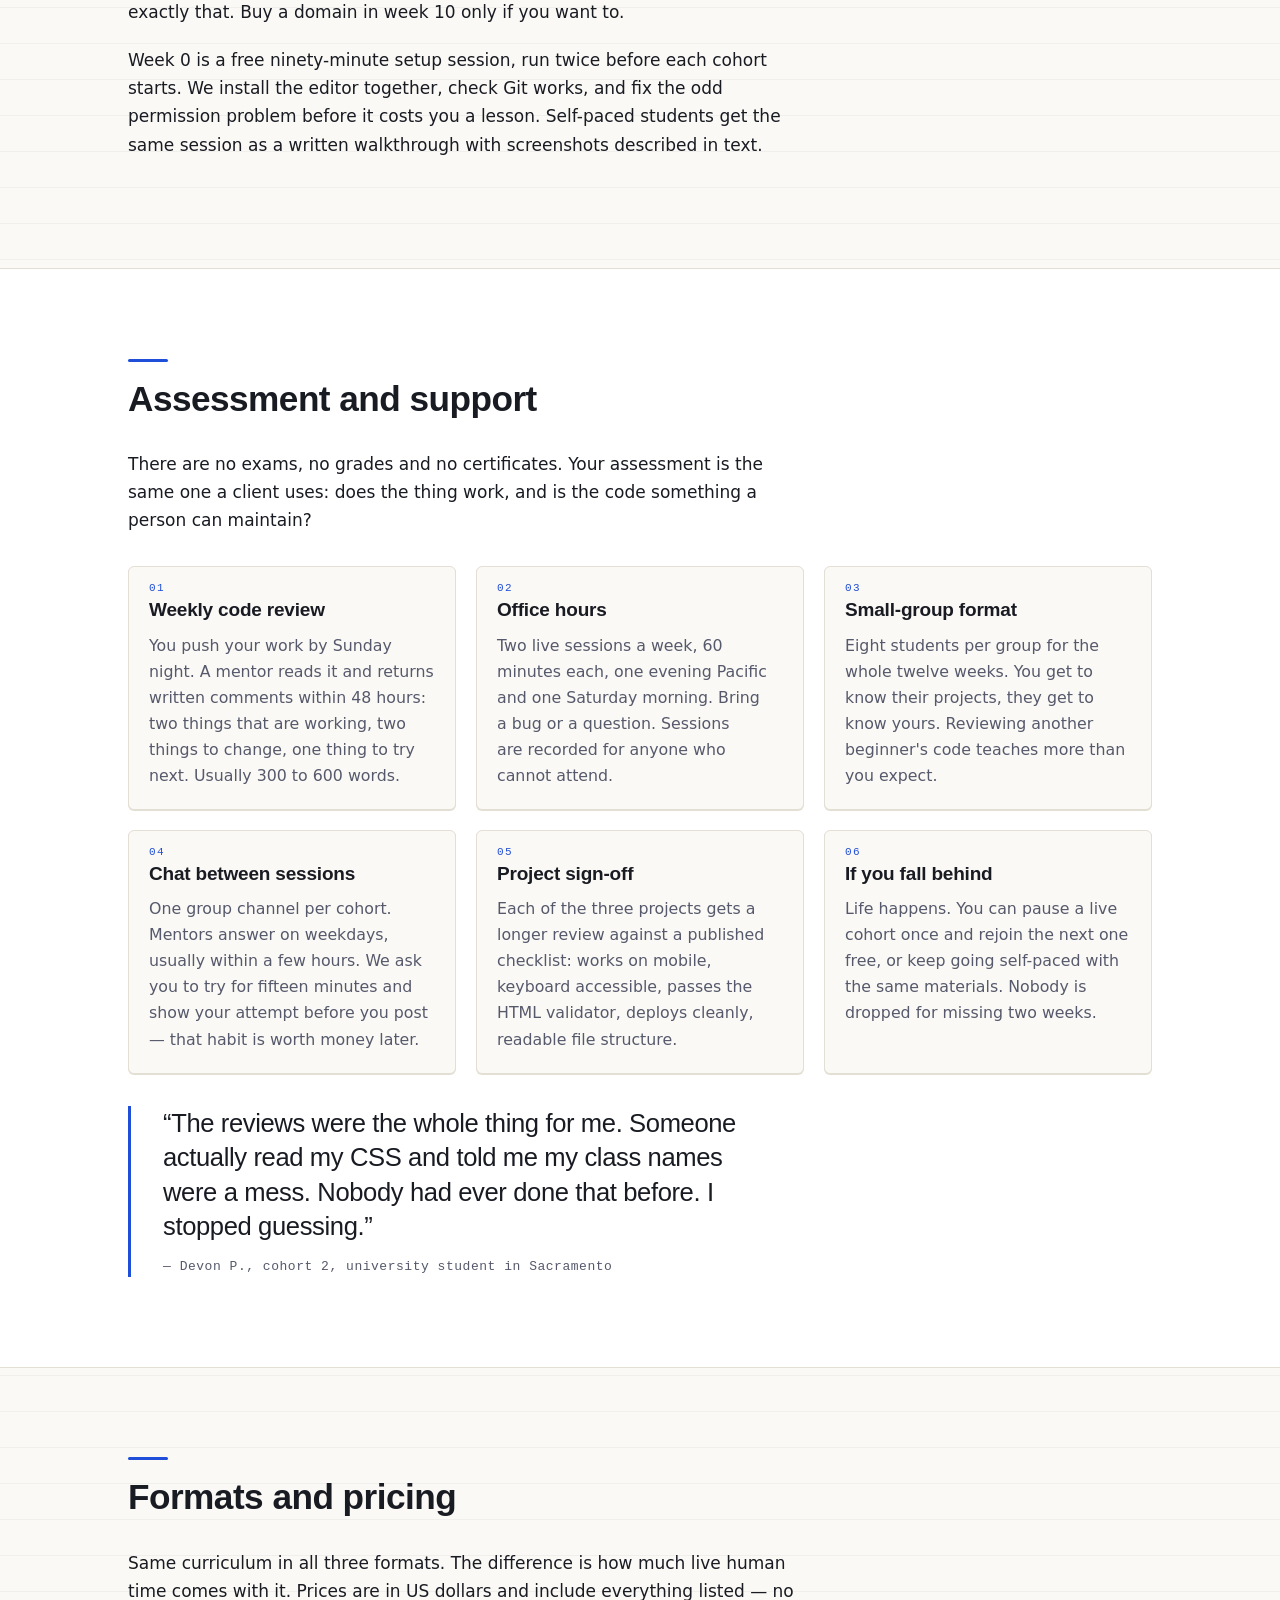
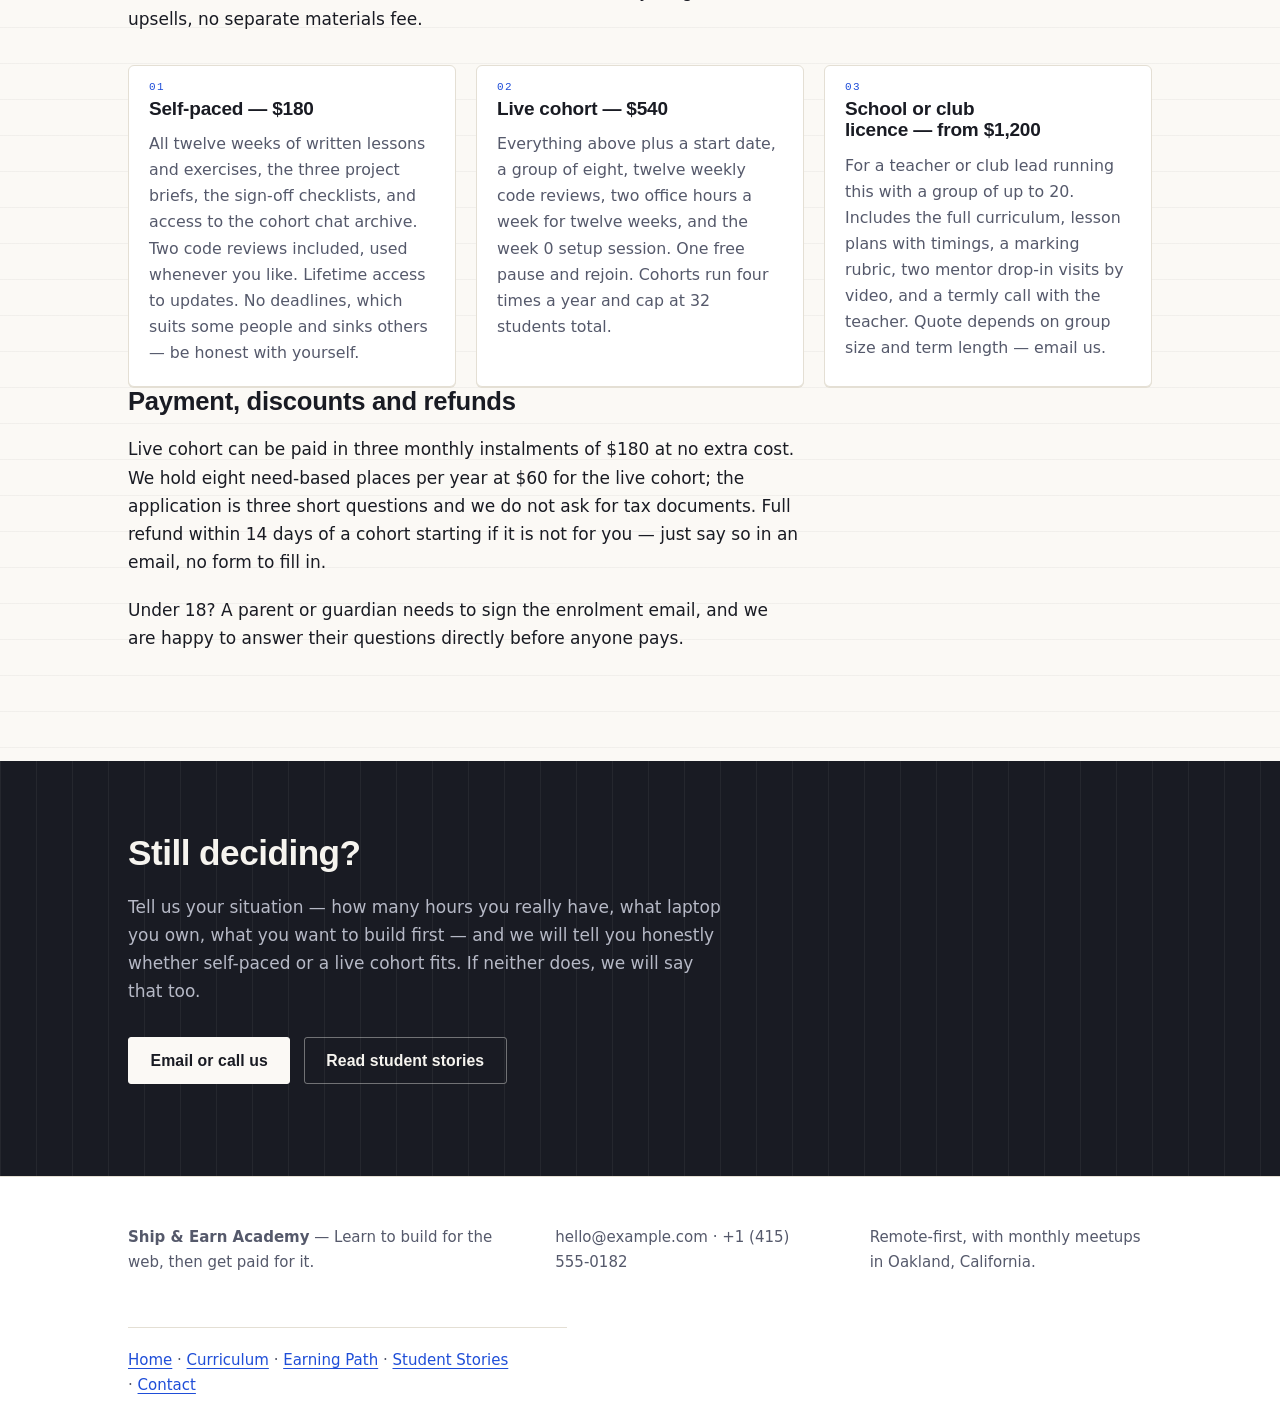
<file: curriculum.html>
<!DOCTYPE html>
<html lang="en">
<head>
<meta charset="utf-8">
<meta name="viewport" content="width=device-width, initial-scale=1">
<title>Curriculum — From First HTML Tag to Deployed Project | Ship &amp; Earn Academy</title>
<meta name="description" content="The full twelve-week Ship &amp; Earn Academy curriculum: HTML and CSS foundations, JavaScript interactivity, and shipping to a live URL. Six hours a week, week-by-week detail, tools, costs and pricing.">
<link rel="stylesheet" href="assets/styles.css">
<link rel="icon" type="image/svg+xml" href="assets/favicon.svg">
<link rel="apple-touch-icon" href="assets/favicon.svg">
</head>
<body>
<header class="site-header">
  <div class="container header-inner">
    <a class="brand" href="index.html">Ship &amp; Earn Academy</a>
    <nav class="site-nav">
      <a href="index.html">Home</a>
      <a href="curriculum.html" class="is-current">Curriculum</a>
      <a href="earn.html">Earning Path</a>
      <a href="stories.html">Student Stories</a>
      <a href="contact.html">Contact</a>
    </nav>
  </div>
</header>

<main>

  <section class="hero">
    <div class="container">
      <h1>Curriculum — From First HTML Tag to Deployed Project</h1>
      <p>Twelve weeks. Six hours a week. You start by writing a heading in a plain text file, and you finish with three real projects on live URLs that you can send to a client, a teacher, or a parent.</p>
      <p>This page lists every week, every tool, and what the whole thing costs — including what we do <em>not</em> teach. Read it all before you pay for anything.</p>
      <p>
        <a class="button button-primary" href="contact.html">Ask a question first</a>
        <a class="button button-secondary" href="earn.html">See the earning path</a>
      </p>
    </div>
  </section>

  <section class="section">
    <div class="container">
      <h2>Overview: what twelve weeks actually buys you</h2>
      <p>Six hours a week is the honest number. Roughly two hours of lesson material, three hours of building, and one hour of review and feedback. Some weeks you will spend more because a bug will not let go of you. That is part of it.</p>

      <dl class="facts">
        <div class="fact">
          <dt>Length</dt>
          <dd>12 weeks, split into three four-week stages</dd>
        </div>
        <div class="fact">
          <dt>Weekly time</dt>
          <dd>6 hours, and you choose when</dd>
        </div>
        <div class="fact">
          <dt>Projects shipped</dt>
          <dd>3 live sites, plus about 20 small exercises</dd>
        </div>
        <div class="fact">
          <dt>Software cost</dt>
          <dd>$0 — every tool we use has a free tier</dd>
        </div>
        <div class="fact">
          <dt>Group size</dt>
          <dd>8 students per review group, maximum</dd>
        </div>
        <div class="fact">
          <dt>Prerequisites</dt>
          <dd>A laptop, home internet, and typing confidence</dd>
        </div>
      </dl>

      <h3>By the end of week twelve you can</h3>
      <ul class="card-grid">
        <li class="card">
          <h3>Build a multi-page site from a sketch</h3>
          <p>Given a one-page brief and a rough drawing, you can write the HTML and CSS for a four-page site that works on a phone and a laptop, without copying a template.</p>
        </li>
        <li class="card">
          <h3>Make a page respond to people</h3>
          <p>Tabs, filters, form validation, a fetch from a public API, and a clear error message when the network fails. Plain JavaScript, no framework.</p>
        </li>
        <li class="card">
          <h3>Put it on the internet yourself</h3>
          <p>Git commits, a repository, a deploy that takes under two minutes, and a custom domain if the client bought one.</p>
        </li>
        <li class="card">
          <h3>Read your own code a month later</h3>
          <p>Naming, file structure, and comments that make sense to future you. This sounds boring. It is the skill clients pay repeat money for.</p>
        </li>
        <li class="card">
          <h3>Quote and scope a small job</h3>
          <p>You will have written one real estimate with hours, a price, and what is excluded. The full earning material lives on the earning path page.</p>
        </li>
        <li class="card">
          <h3>Explain a technical choice out loud</h3>
          <p>Every project ends in a three-minute walkthrough to your group. Clients hire people who can say why, not just what.</p>
        </li>
      </ul>

      <h3>What this course does not cover</h3>
      <p>We would rather you know now. No React, Vue or Svelte. No Node backends, databases, or user login systems. No design theory beyond spacing, type size and contrast. No WordPress. No app stores. No data science or AI model training. Twelve weeks is not enough for those, and beginners who skip the fundamentals to reach them usually stall. Week twelve includes an honest map of what to learn next and in what order.</p>
    </div>
  </section>

  <section class="section section-alt">
    <div class="container">
      <h2>Stage one — Foundations (weeks 1–4)</h2>
      <p>You write everything by hand. No frameworks, no page builders, no starter templates. It feels slow for about ten days, then it clicks and it never un-clicks.</p>

      <ul class="card-grid">
        <li class="card">
          <h3>Week 1 — Structure before style</h3>
          <p>Elements, nesting, and what the browser actually does with your file. Headings in order, lists, links, and one page about something you care about. Homework: a five-section page, valid HTML, no CSS yet.</p>
        </li>
        <li class="card">
          <h3>Week 2 — CSS and the box model</h3>
          <p>Selectors, the cascade, inherited values, margin versus padding, and why your two boxes will not sit next to each other. You build a stylesheet for week one's page and see it transform.</p>
        </li>
        <li class="card">
          <h3>Week 3 — Layout with Flexbox and Grid</h3>
          <p>Real layouts: a header with navigation, a card grid, a footer that stays put. Media queries and a mobile-first habit. You will resize the window constantly from here on.</p>
        </li>
        <li class="card">
          <h3>Week 4 — Accessibility and devtools</h3>
          <p>Alt text that says something, labels tied to inputs, keyboard-only navigation, and contrast you can prove. Then the Elements and Styles panels, live editing, and device emulation. <strong>Project one ships:</strong> a four-page site for a real or invented local business.</p>
        </li>
      </ul>

      <blockquote class="quote">
        <p>Week two nearly broke me. I had two divs and they would not line up. Then in week three Flexbox showed up and I felt like I had been given a cheat code I'd earned.</p>
        <cite>Naomi A., cohort 4, now builds sites for two Oakland dance studios</cite>
      </blockquote>
    </div>
  </section>

  <section class="section">
    <div class="container">
      <h2>Stage two — Interactivity (weeks 5–8)</h2>
      <p>JavaScript, taught slowly and in the browser. We do not start with tooling. We start with a variable and a button.</p>

      <ul class="card-grid">
        <li class="card">
          <h3>Week 5 — JavaScript fundamentals</h3>
          <p>Variables, types, conditionals, loops, functions, arrays and objects. Written in the console first, then in a file. Roughly thirty small exercises so the syntax stops being noise.</p>
        </li>
        <li class="card">
          <h3>Week 6 — The DOM and events</h3>
          <p>Finding elements, changing text and classes, listening for clicks and key presses. You build a filterable card list and a working tab panel that a keyboard user can operate.</p>
        </li>
        <li class="card">
          <h3>Week 7 — Forms and data from elsewhere</h3>
          <p>Form fields, validation that helps rather than scolds, and <code>fetch</code> against a free public API. Loading states, empty states, and a real error message when the request fails.</p>
        </li>
        <li class="card">
          <h3>Week 8 — Debugging without panic</h3>
          <p>Reading a stack trace, breakpoints, <code>console.log</code> used well, and the difference between a typo, a logic error and a wrong assumption. Plus how to ask a question that gets answered. <strong>Project two ships:</strong> an interactive tool — a study timer, a bus-route lookup, a menu filter.</p>
        </li>
      </ul>

      <h3>The honest bit about week eight</h3>
      <p>Most students say debugging week is the one that changed how they feel about coding. Before it, a red error message means the day is over. After it, a red error message is just information. We spend the whole week on deliberately broken code so that the first bug you meet in your own project is not the first bug you have ever met.</p>
    </div>
  </section>

  <section class="section section-alt">
    <div class="container">
      <h2>Stage three — Shipping (weeks 9–12)</h2>
      <p>Code on your laptop earns nothing. This stage is about getting it onto a URL that someone else can open, and making sure it is fast and usable when they do.</p>

      <ul class="card-grid">
        <li class="card">
          <h3>Week 9 — Version control</h3>
          <p>Git from the command line: init, status, add, commit, log, branch, merge. Then a remote repository, push and pull. What to do when you break it, because you will break it once.</p>
        </li>
        <li class="card">
          <h3>Week 10 — Deploy to a live URL</h3>
          <p>Connect the repository to free static hosting, deploy, and see the change go live. Custom domains, DNS in plain language, and HTTPS. You get a link you can text to your family.</p>
        </li>
        <li class="card">
          <h3>Week 11 — Performance and mobile checks</h3>
          <p>Image sizes, font loading, render-blocking files, and a pre-launch checklist you keep. Test on a real phone on mobile data, not just a narrow browser window.</p>
        </li>
        <li class="card">
          <h3>Week 12 — Portfolio and handover</h3>
          <p>Write three project case studies: the brief, your decisions, the result. Practise a client handover. <strong>Project three ships:</strong> your portfolio site, on your own domain if you want one.</p>
        </li>
      </ul>

      <h3>The path, end to end</h3>
      <svg width="100%" viewBox="0 0 720 150" role="img" aria-labelledby="pathTitle pathDesc" style="max-width:720px">
        <title id="pathTitle">The twelve-week path in three stages</title>
        <desc id="pathDesc">A horizontal timeline. Weeks one to four are Foundations, ending in project one, a four-page business site. Weeks five to eight are Interactivity, ending in project two, an interactive tool. Weeks nine to twelve are Shipping, ending in project three, a deployed portfolio.</desc>
        <line x1="40" y1="66" x2="680" y2="66" stroke="#55596B" stroke-width="2"></line>
        <circle cx="140" cy="66" r="14" fill="#1F4ED8"></circle>
        <circle cx="400" cy="66" r="14" fill="#1F4ED8"></circle>
        <circle cx="660" cy="66" r="14" fill="#1F4ED8"></circle>
        <text x="40" y="34" fill="#191B23" font-family="Arial, sans-serif" font-size="17" font-weight="bold">Weeks 1–4</text>
        <text x="40" y="54" fill="#55596B" font-family="Arial, sans-serif" font-size="14">Foundations</text>
        <text x="40" y="100" fill="#191B23" font-family="Arial, sans-serif" font-size="14">Project one:</text>
        <text x="40" y="120" fill="#55596B" font-family="Arial, sans-serif" font-size="14">four-page site</text>
        <text x="300" y="34" fill="#191B23" font-family="Arial, sans-serif" font-size="17" font-weight="bold">Weeks 5–8</text>
        <text x="300" y="54" fill="#55596B" font-family="Arial, sans-serif" font-size="14">Interactivity</text>
        <text x="300" y="100" fill="#191B23" font-family="Arial, sans-serif" font-size="14">Project two:</text>
        <text x="300" y="120" fill="#55596B" font-family="Arial, sans-serif" font-size="14">interactive tool</text>
        <text x="552" y="34" fill="#191B23" font-family="Arial, sans-serif" font-size="17" font-weight="bold">Weeks 9–12</text>
        <text x="552" y="54" fill="#55596B" font-family="Arial, sans-serif" font-size="14">Shipping</text>
        <text x="552" y="100" fill="#191B23" font-family="Arial, sans-serif" font-size="14">Project three:</text>
        <text x="552" y="120" fill="#55596B" font-family="Arial, sans-serif" font-size="14">live portfolio</text>
      </svg>
    </div>
  </section>

  <section class="section">
    <div class="container">
      <h2>Tools and setup</h2>
      <p>You need a laptop that can run a modern browser — a five-year-old machine with 4&nbsp;GB of RAM is fine. A Chromebook works for weeks 1 to 8 and needs a Linux container enabled for week 9 onward; we will walk you through that in week 8 if you need it. Tablets and phones are not enough.</p>

      <dl class="facts">
        <div class="fact">
          <dt>Code editor</dt>
          <dd>Visual Studio Code — free</dd>
        </div>
        <div class="fact">
          <dt>Browser</dt>
          <dd>Firefox or Chrome, current version — free</dd>
        </div>
        <div class="fact">
          <dt>Version control</dt>
          <dd>Git plus a free repository account</dd>
        </div>
        <div class="fact">
          <dt>Hosting</dt>
          <dd>Static host free tier — no card required</dd>
        </div>
        <div class="fact">
          <dt>Total software cost</dt>
          <dd>$0.00 for all twelve weeks</dd>
        </div>
        <div class="fact">
          <dt>Optional extra</dt>
          <dd>A domain name, about $12 a year</dd>
        </div>
      </dl>

      <p>The domain is genuinely optional. Free hosting gives you a working public URL like <code>your-name.pages.dev</code>, and plenty of students land their first paid job with exactly that. Buy a domain in week 10 only if you want to.</p>
      <p>Week 0 is a free ninety-minute setup session, run twice before each cohort starts. We install the editor together, check Git works, and fix the odd permission problem before it costs you a lesson. Self-paced students get the same session as a written walkthrough with screenshots described in text.</p>
    </div>
  </section>

  <section class="section section-alt">
    <div class="container">
      <h2>Assessment and support</h2>
      <p>There are no exams, no grades and no certificates. Your assessment is the same one a client uses: does the thing work, and is the code something a person can maintain?</p>

      <ul class="card-grid">
        <li class="card">
          <h3>Weekly code review</h3>
          <p>You push your work by Sunday night. A mentor reads it and returns written comments within 48 hours: two things that are working, two things to change, one thing to try next. Usually 300 to 600 words.</p>
        </li>
        <li class="card">
          <h3>Office hours</h3>
          <p>Two live sessions a week, 60 minutes each, one evening Pacific and one Saturday morning. Bring a bug or a question. Sessions are recorded for anyone who cannot attend.</p>
        </li>
        <li class="card">
          <h3>Small-group format</h3>
          <p>Eight students per group for the whole twelve weeks. You get to know their projects, they get to know yours. Reviewing another beginner's code teaches more than you expect.</p>
        </li>
        <li class="card">
          <h3>Chat between sessions</h3>
          <p>One group channel per cohort. Mentors answer on weekdays, usually within a few hours. We ask you to try for fifteen minutes and show your attempt before you post — that habit is worth money later.</p>
        </li>
        <li class="card">
          <h3>Project sign-off</h3>
          <p>Each of the three projects gets a longer review against a published checklist: works on mobile, keyboard accessible, passes the HTML validator, deploys cleanly, readable file structure.</p>
        </li>
        <li class="card">
          <h3>If you fall behind</h3>
          <p>Life happens. You can pause a live cohort once and rejoin the next one free, or keep going self-paced with the same materials. Nobody is dropped for missing two weeks.</p>
        </li>
      </ul>

      <blockquote class="quote">
        <p>The reviews were the whole thing for me. Someone actually read my CSS and told me my class names were a mess. Nobody had ever done that before. I stopped guessing.</p>
        <cite>Devon P., cohort 2, university student in Sacramento</cite>
      </blockquote>
    </div>
  </section>

  <section class="section">
    <div class="container">
      <h2>Formats and pricing</h2>
      <p>Same curriculum in all three formats. The difference is how much live human time comes with it. Prices are in US dollars and include everything listed — no upsells, no separate materials fee.</p>

      <ul class="card-grid">
        <li class="card">
          <h3>Self-paced — $180</h3>
          <p>All twelve weeks of written lessons and exercises, the three project briefs, the sign-off checklists, and access to the cohort chat archive. Two code reviews included, used whenever you like. Lifetime access to updates. No deadlines, which suits some people and sinks others — be honest with yourself.</p>
        </li>
        <li class="card">
          <h3>Live cohort — $540</h3>
          <p>Everything above plus a start date, a group of eight, twelve weekly code reviews, two office hours a week for twelve weeks, and the week 0 setup session. One free pause and rejoin. Cohorts run four times a year and cap at 32 students total.</p>
        </li>
        <li class="card">
          <h3>School or club licence — from $1,200</h3>
          <p>For a teacher or club lead running this with a group of up to 20. Includes the full curriculum, lesson plans with timings, a marking rubric, two mentor drop-in visits by video, and a termly call with the teacher. Quote depends on group size and term length — email us.</p>
        </li>
      </ul>

      <h3>Payment, discounts and refunds</h3>
      <p>Live cohort can be paid in three monthly instalments of $180 at no extra cost. We hold eight need-based places per year at $60 for the live cohort; the application is three short questions and we do not ask for tax documents. Full refund within 14 days of a cohort starting if it is not for you — just say so in an email, no form to fill in.</p>
      <p>Under 18? A parent or guardian needs to sign the enrolment email, and we are happy to answer their questions directly before anyone pays.</p>
    </div>
  </section>

  <section class="cta">
    <div class="container">
      <h2>Still deciding?</h2>
      <p>Tell us your situation — how many hours you really have, what laptop you own, what you want to build first — and we will tell you honestly whether self-paced or a live cohort fits. If neither does, we will say that too.</p>
      <p>
        <a class="button button-primary" href="contact.html">Email or call us</a>
        <a class="button button-secondary" href="stories.html">Read student stories</a>
      </p>
    </div>
  </section>

</main>

<footer class="site-footer">
  <div class="container">
    <p><strong>Ship &amp; Earn Academy</strong> — Learn to build for the web, then get paid for it.</p>
    <p>hello@example.com · +1 (415) 555-0182</p>
    <p>Remote-first, with monthly meetups in Oakland, California.</p>
    <p>
      <a href="index.html">Home</a> ·
      <a href="curriculum.html">Curriculum</a> ·
      <a href="earn.html">Earning Path</a> ·
      <a href="stories.html">Student Stories</a> ·
      <a href="contact.html">Contact</a>
    </p>
  </div>
</footer>
</body>
</html>
</file>
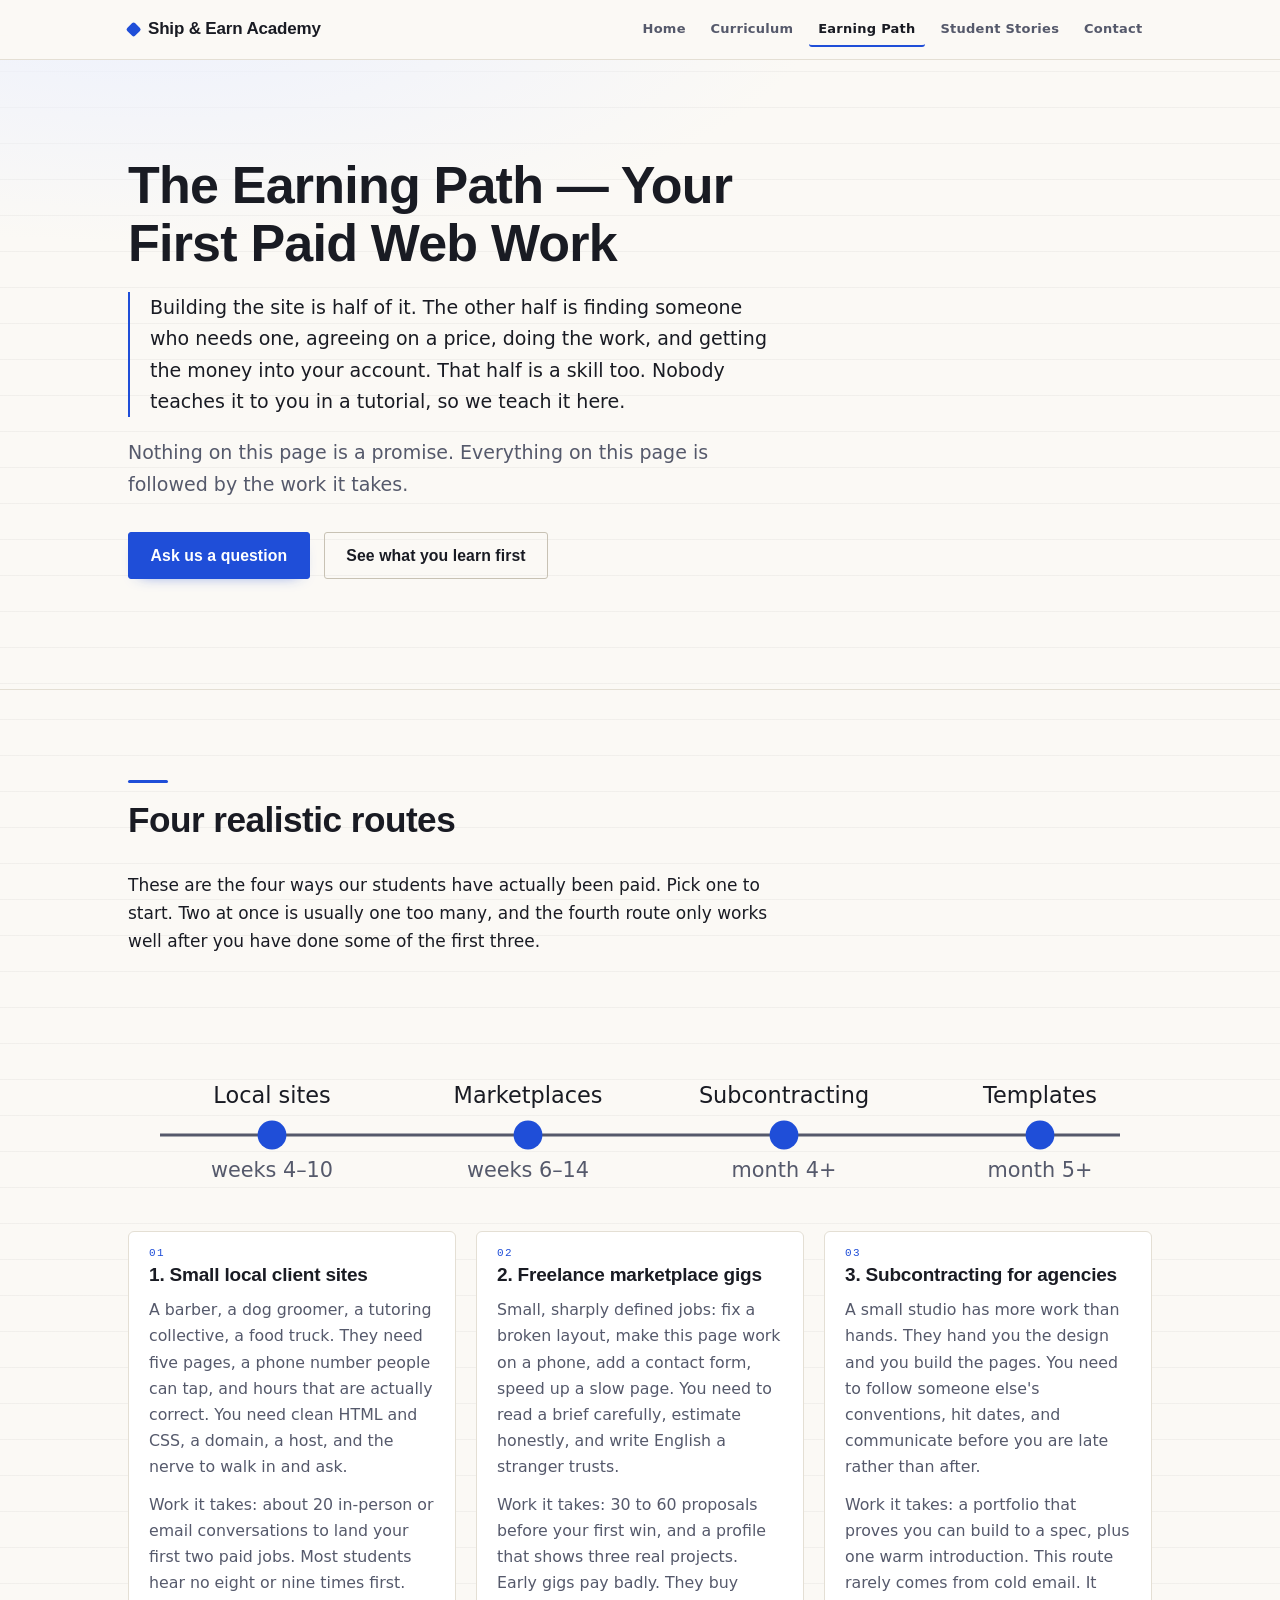
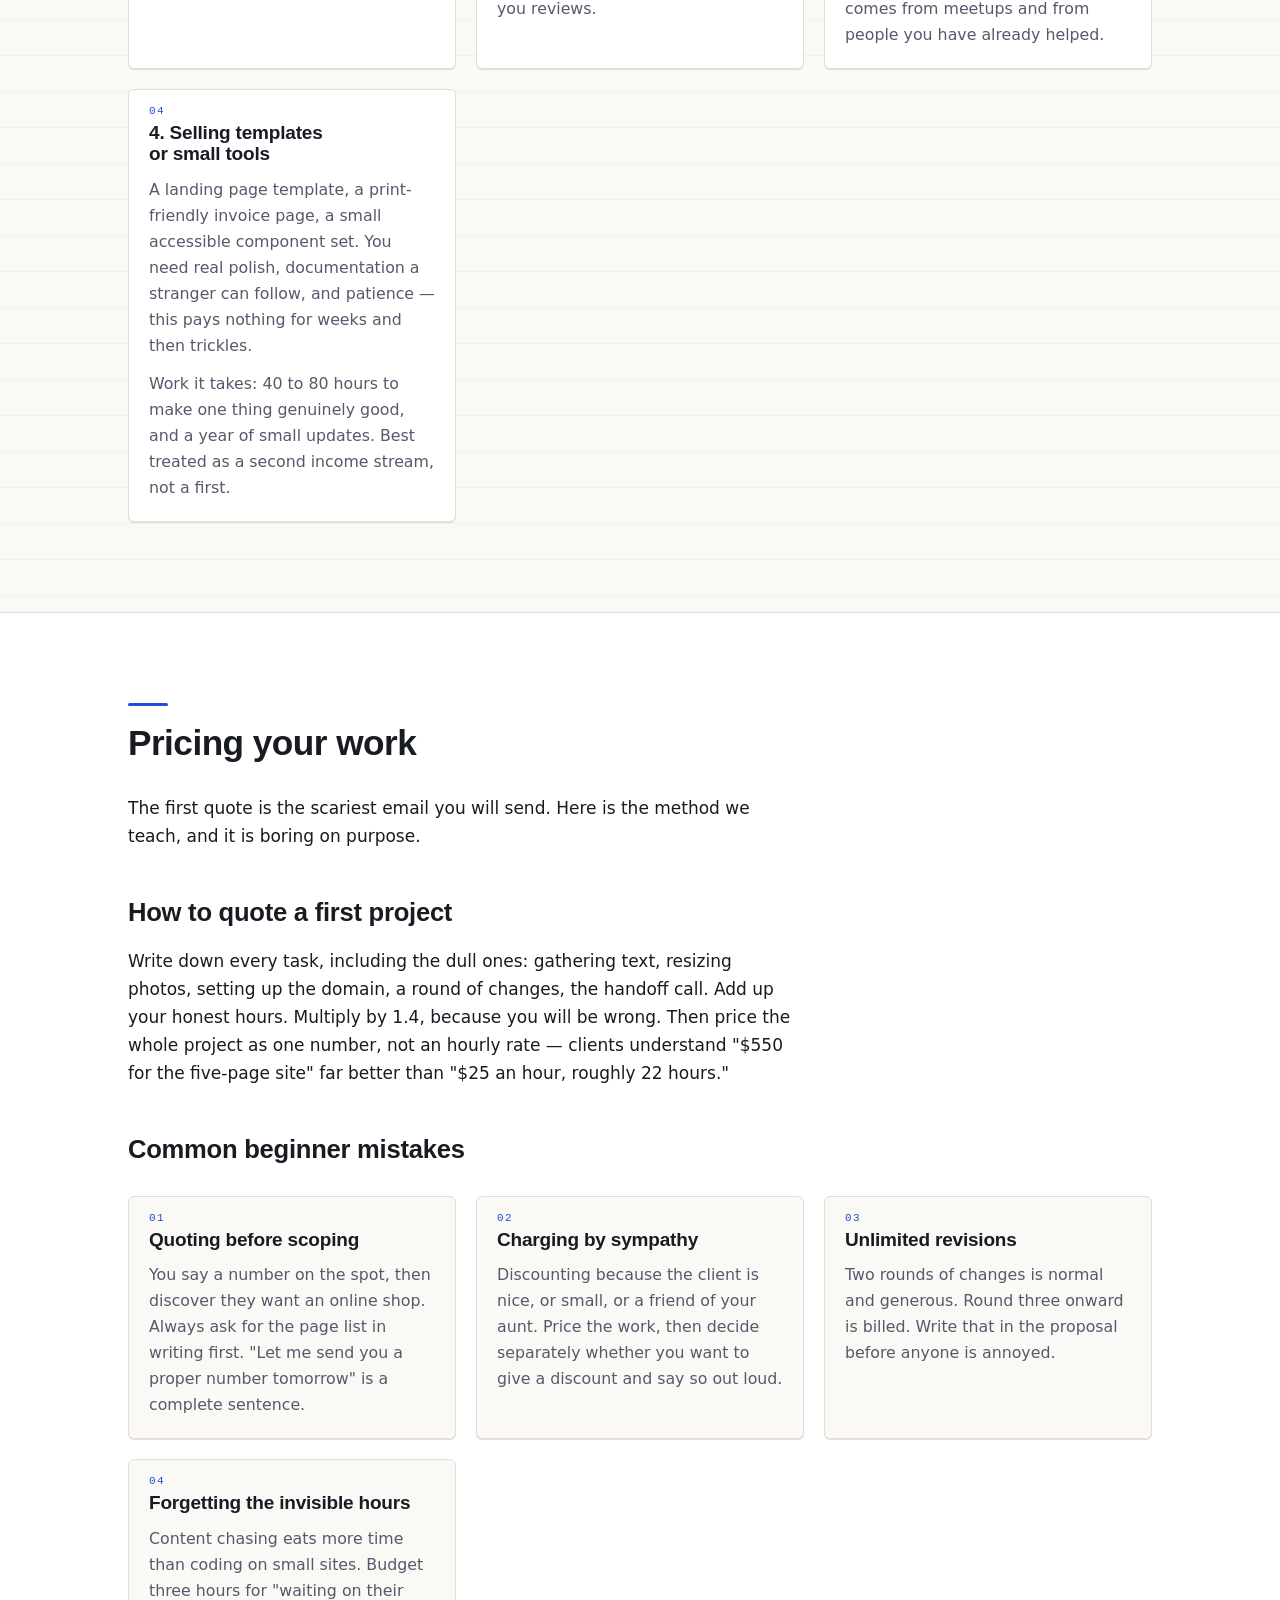
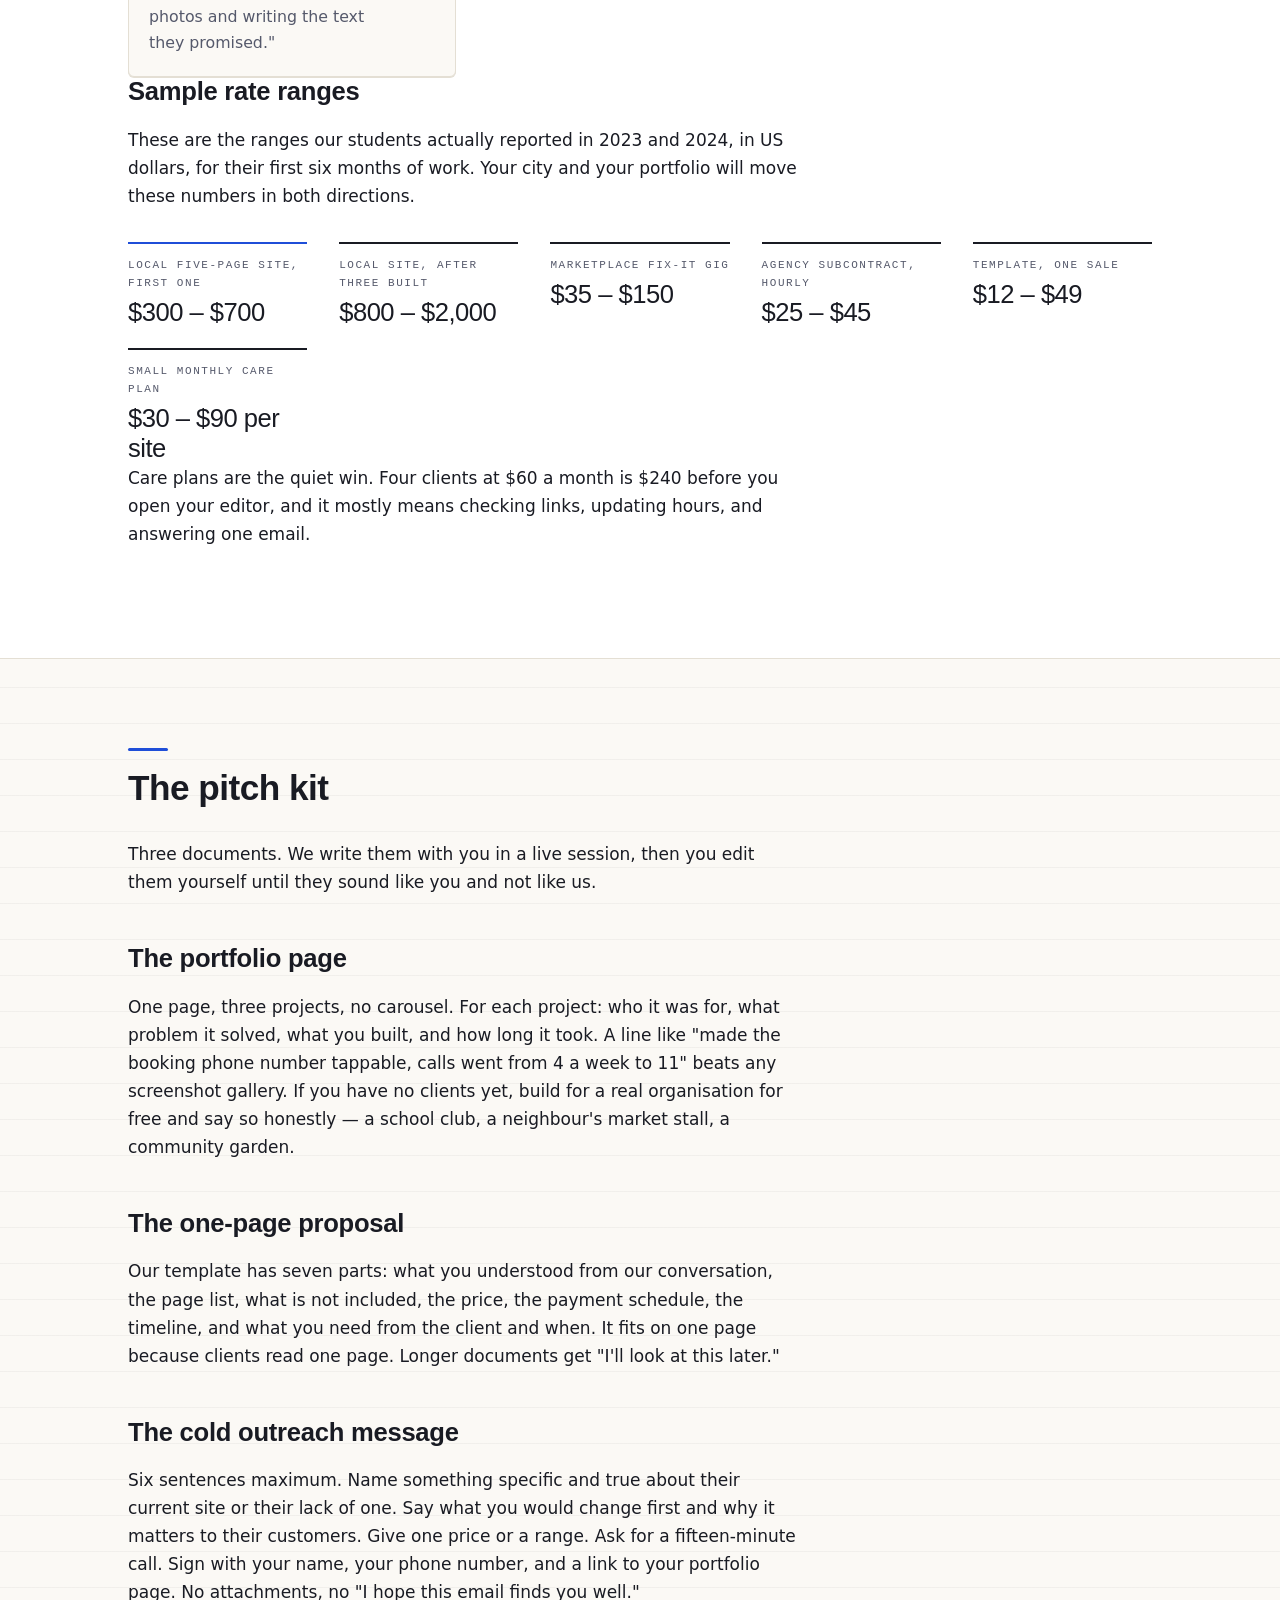
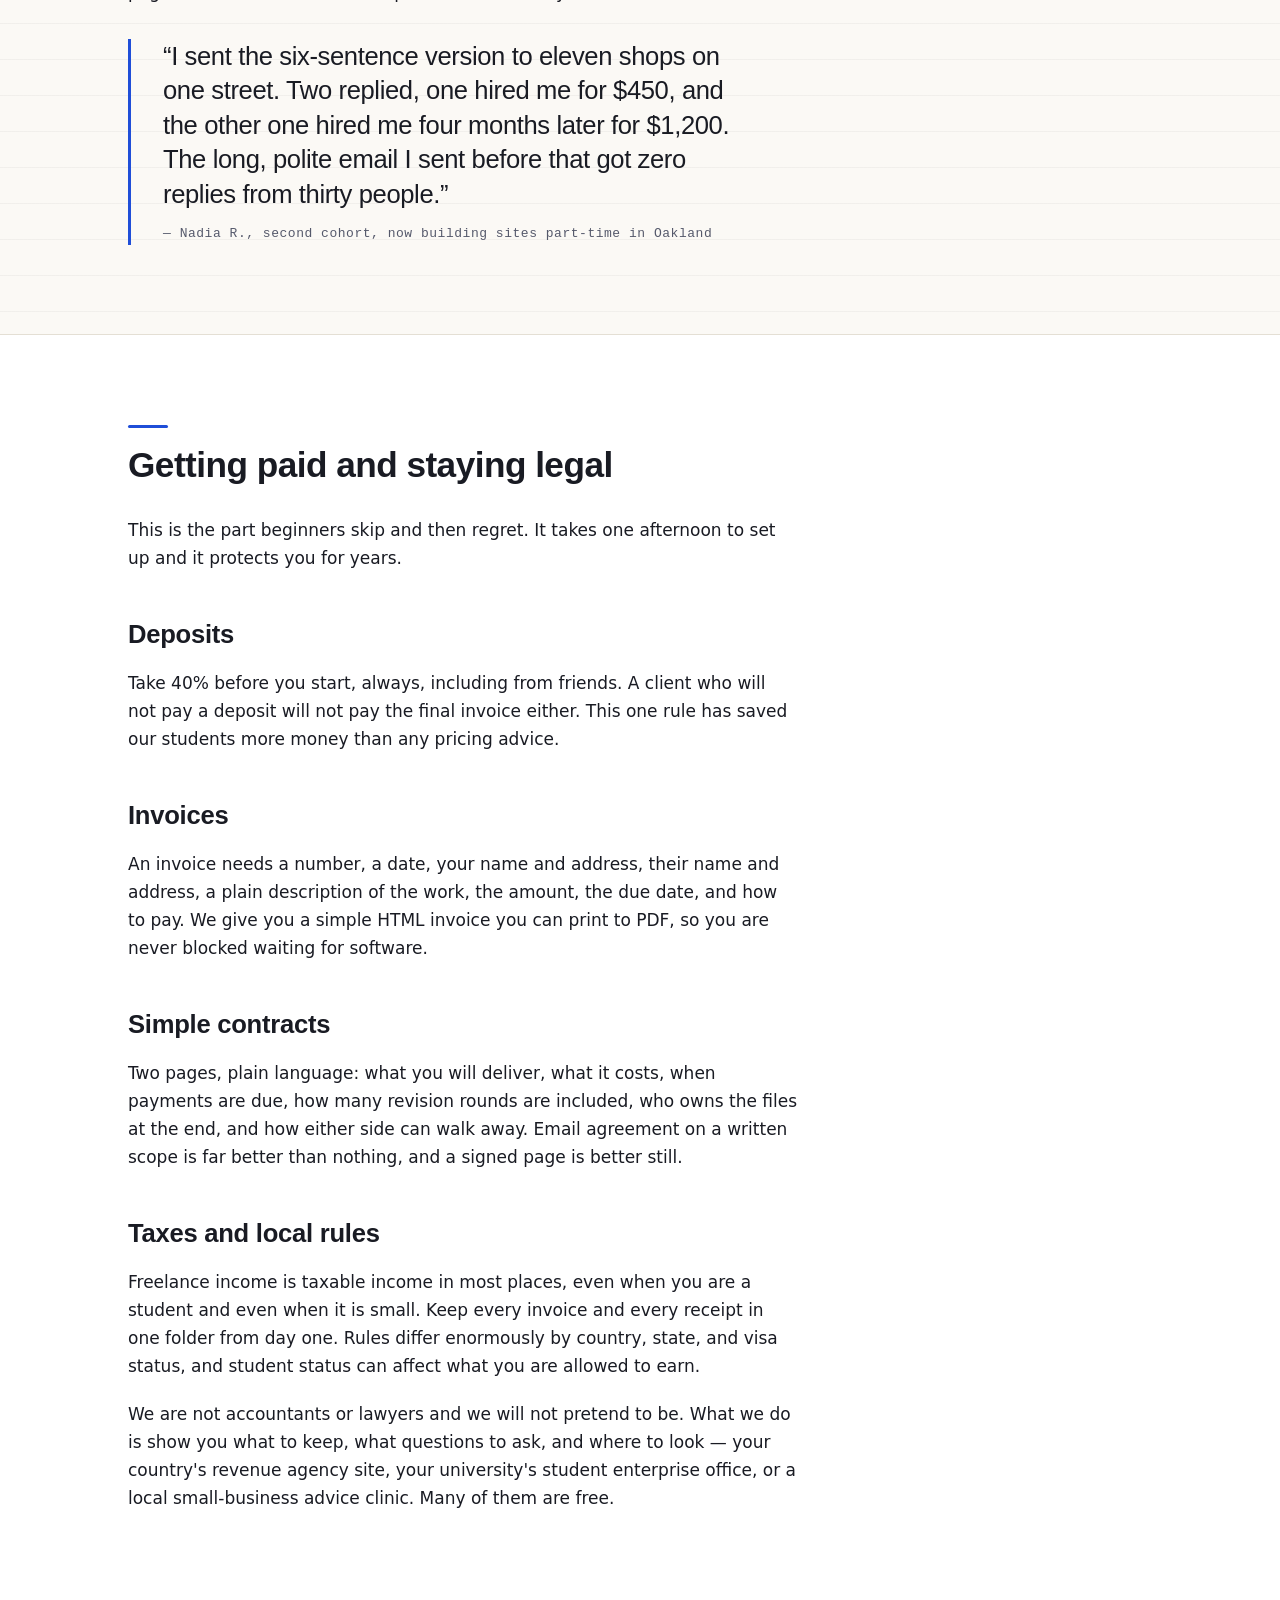
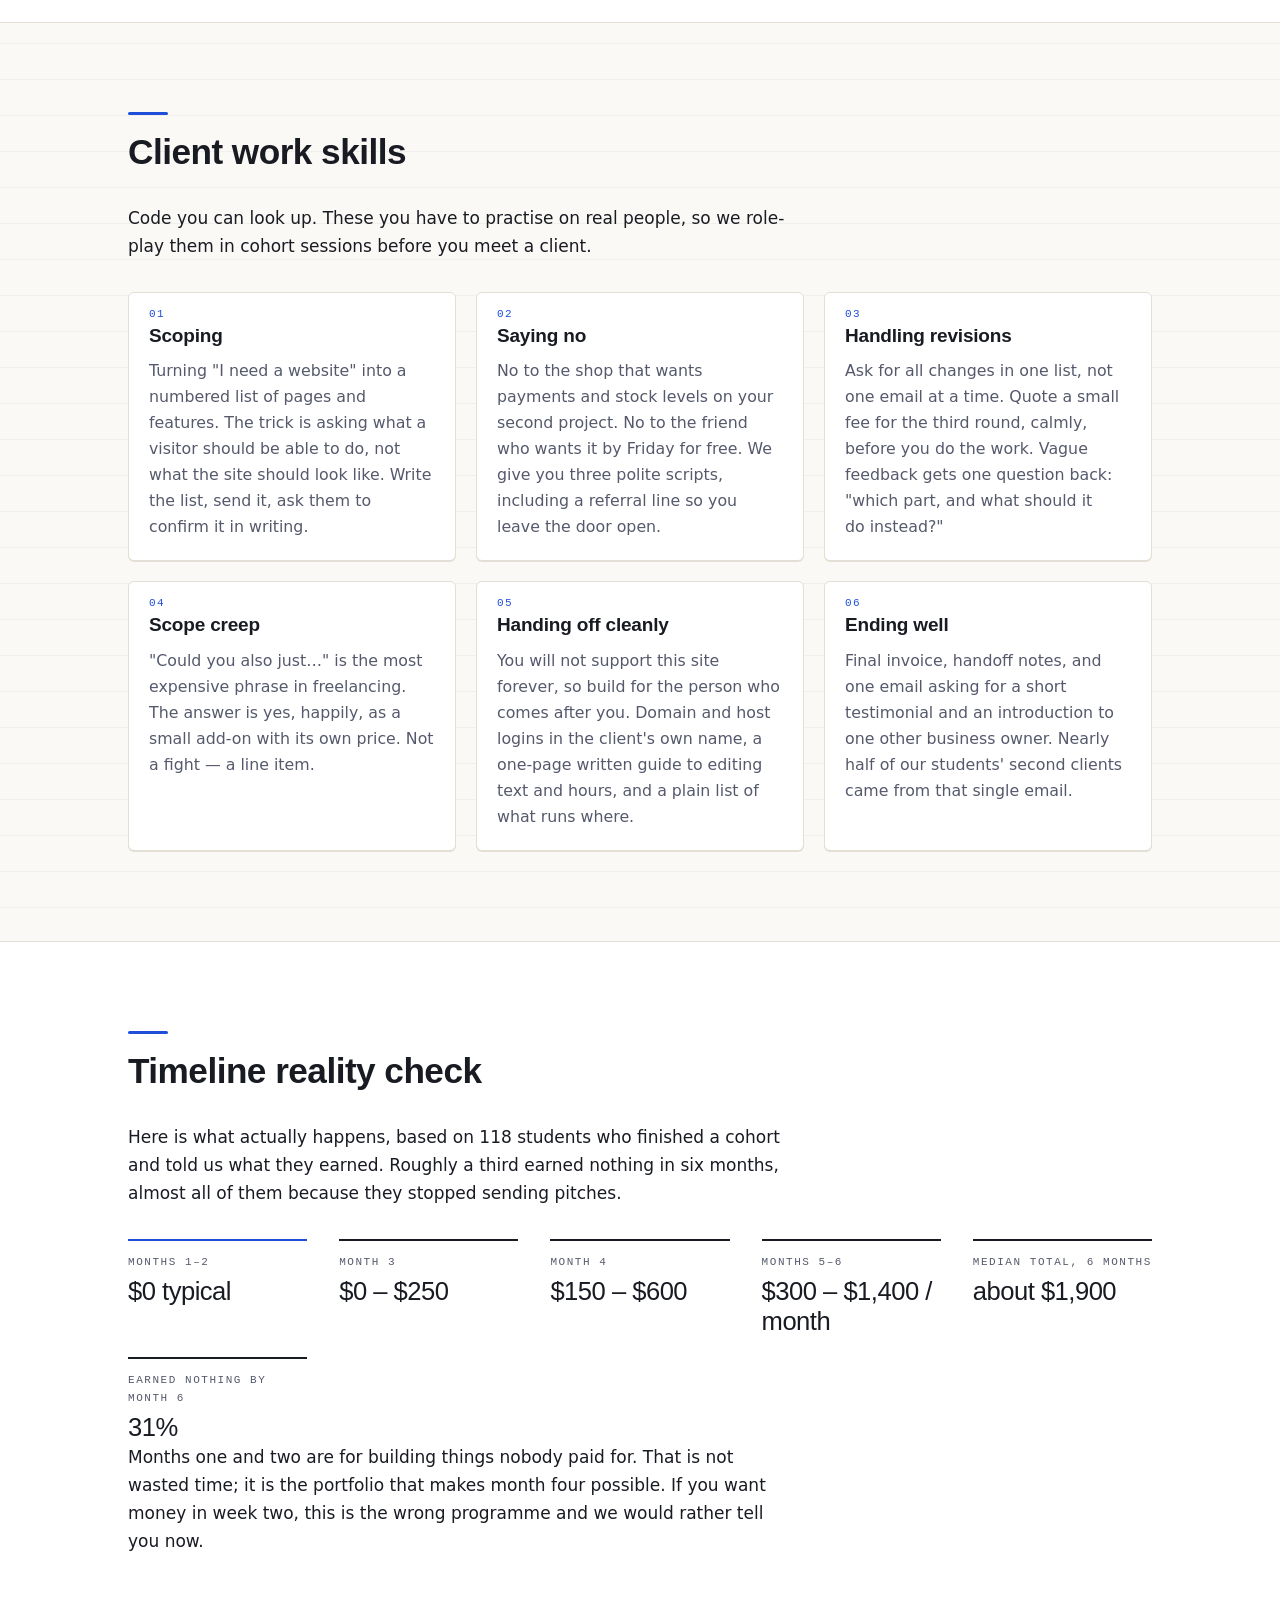
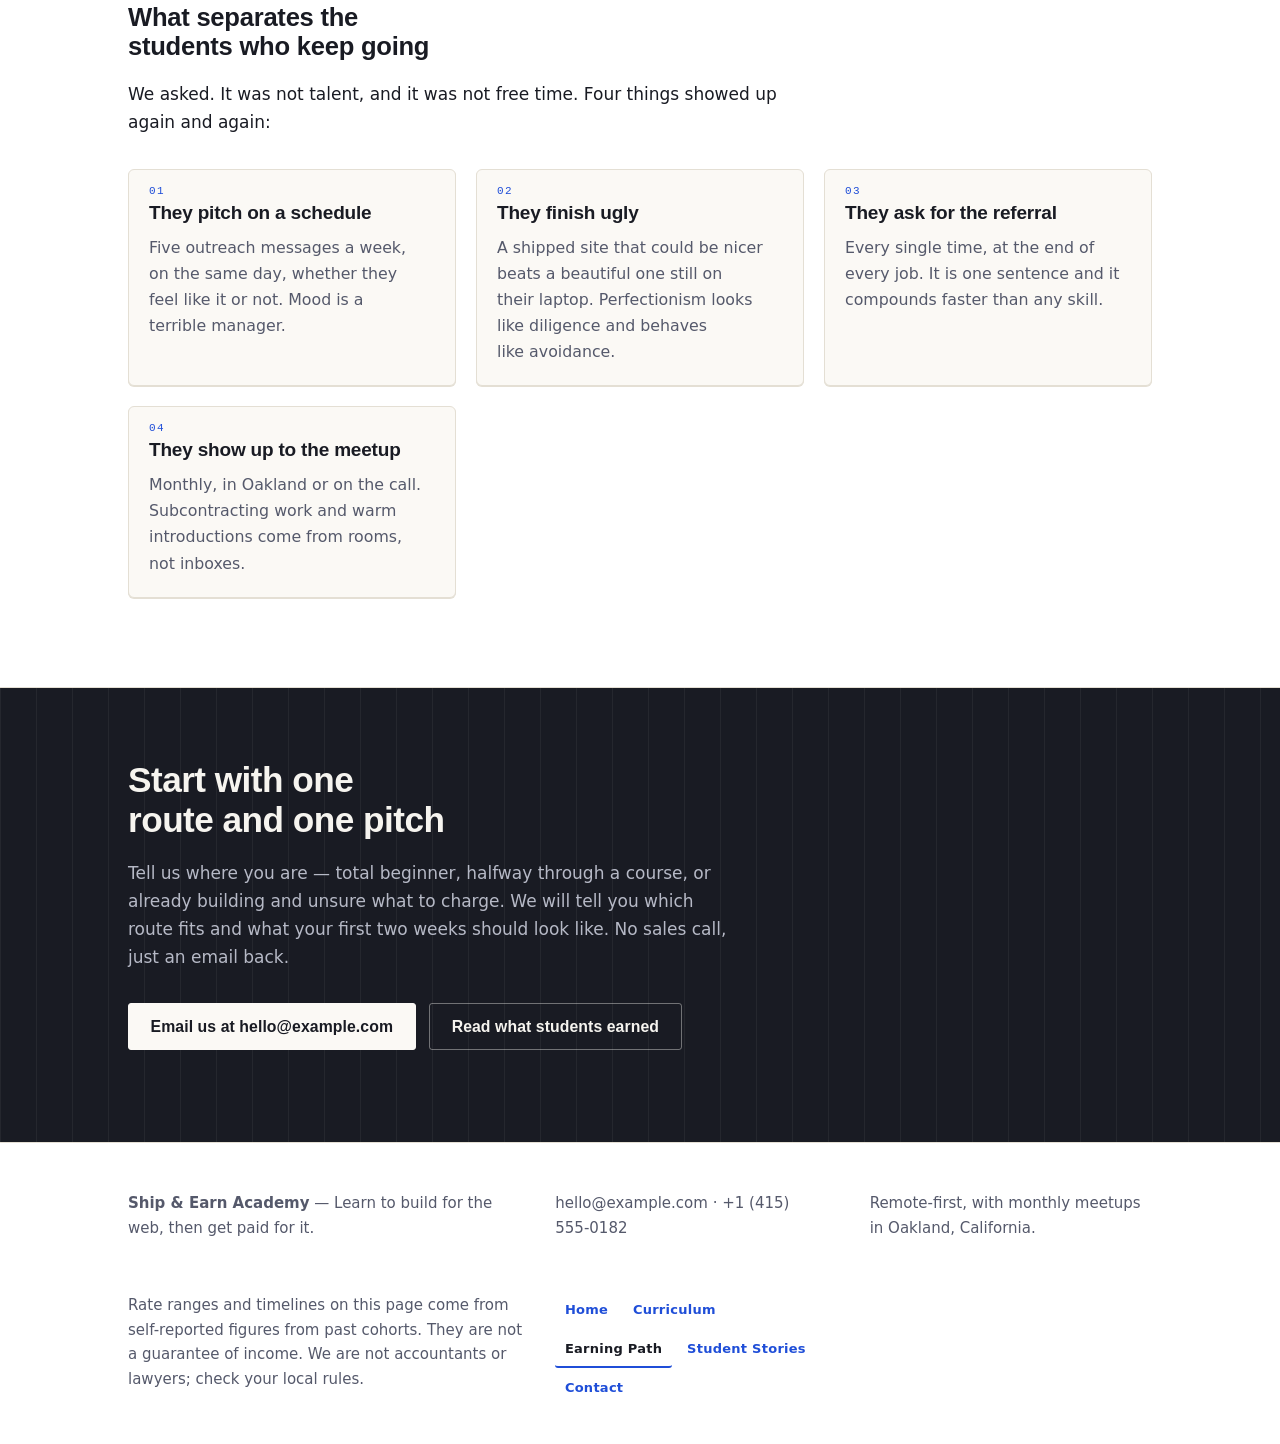
<file: earn.html>
<!DOCTYPE html>
<html lang="en">
<head>
<meta charset="utf-8">
<meta name="viewport" content="width=device-width, initial-scale=1">
<title>The Earning Path — Your First Paid Web Work | Ship &amp; Earn Academy</title>
<meta name="description" content="Four realistic routes to your first paid web work, plus how to quote, pitch, invoice and scope. Real rate ranges, real timelines, and the templates we walk you through.">
<link rel="stylesheet" href="assets/styles.css">
<link rel="icon" type="image/svg+xml" href="assets/favicon.svg">
<link rel="apple-touch-icon" href="assets/favicon.svg">
</head>
<body>
<header class="site-header">
  <div class="container header-inner">
    <a class="brand" href="index.html">Ship &amp; Earn Academy</a>
    <nav class="site-nav">
      <a href="index.html">Home</a>
      <a href="curriculum.html">Curriculum</a>
      <a class="is-current" href="earn.html">Earning Path</a>
      <a href="stories.html">Student Stories</a>
      <a href="contact.html">Contact</a>
    </nav>
  </div>
</header>

<main>

  <section class="hero">
    <div class="container">
      <h1>The Earning Path — Your First Paid Web Work</h1>
      <p>Building the site is half of it. The other half is finding someone who needs one, agreeing on a price, doing the work, and getting the money into your account. That half is a skill too. Nobody teaches it to you in a tutorial, so we teach it here.</p>
      <p>Nothing on this page is a promise. Everything on this page is followed by the work it takes.</p>
      <p>
        <a class="button button-primary" href="contact.html">Ask us a question</a>
        <a class="button button-secondary" href="curriculum.html">See what you learn first</a>
      </p>
    </div>
  </section>

  <section class="section">
    <div class="container">
      <h2>Four realistic routes</h2>
      <p>These are the four ways our students have actually been paid. Pick one to start. Two at once is usually one too many, and the fourth route only works well after you have done some of the first three.</p>

      <svg viewBox="0 0 640 140" width="100%" height="140" role="img" aria-labelledby="routes-title routes-desc">
        <title id="routes-title">The four earning routes, ordered by how soon most students see money</title>
        <desc id="routes-desc">Local client sites and marketplace gigs pay soonest. Agency subcontracting comes next. Selling templates and small tools pays latest but keeps earning.</desc>
        <line x1="20" y1="100" x2="620" y2="100" stroke="#55596B" stroke-width="2"></line>
        <circle cx="90" cy="100" r="9" fill="#1F4ED8"></circle>
        <circle cx="250" cy="100" r="9" fill="#1F4ED8"></circle>
        <circle cx="410" cy="100" r="9" fill="#1F4ED8"></circle>
        <circle cx="570" cy="100" r="9" fill="#1F4ED8"></circle>
        <text x="90" y="80" text-anchor="middle" font-family="system-ui, Arial, sans-serif" font-size="14" fill="#191B23">Local sites</text>
        <text x="250" y="80" text-anchor="middle" font-family="system-ui, Arial, sans-serif" font-size="14" fill="#191B23">Marketplaces</text>
        <text x="410" y="80" text-anchor="middle" font-family="system-ui, Arial, sans-serif" font-size="14" fill="#191B23">Subcontracting</text>
        <text x="570" y="80" text-anchor="middle" font-family="system-ui, Arial, sans-serif" font-size="14" fill="#191B23">Templates</text>
        <text x="90" y="126" text-anchor="middle" font-family="system-ui, Arial, sans-serif" font-size="13" fill="#55596B">weeks 4–10</text>
        <text x="250" y="126" text-anchor="middle" font-family="system-ui, Arial, sans-serif" font-size="13" fill="#55596B">weeks 6–14</text>
        <text x="410" y="126" text-anchor="middle" font-family="system-ui, Arial, sans-serif" font-size="13" fill="#55596B">month 4+</text>
        <text x="570" y="126" text-anchor="middle" font-family="system-ui, Arial, sans-serif" font-size="13" fill="#55596B">month 5+</text>
      </svg>

      <ul class="card-grid">
        <li class="card">
          <h3>1. Small local client sites</h3>
          <p>A barber, a dog groomer, a tutoring collective, a food truck. They need five pages, a phone number people can tap, and hours that are actually correct. You need clean HTML and CSS, a domain, a host, and the nerve to walk in and ask.</p>
          <p>Work it takes: about 20 in-person or email conversations to land your first two paid jobs. Most students hear no eight or nine times first.</p>
        </li>
        <li class="card">
          <h3>2. Freelance marketplace gigs</h3>
          <p>Small, sharply defined jobs: fix a broken layout, make this page work on a phone, add a contact form, speed up a slow page. You need to read a brief carefully, estimate honestly, and write English a stranger trusts.</p>
          <p>Work it takes: 30 to 60 proposals before your first win, and a profile that shows three real projects. Early gigs pay badly. They buy you reviews.</p>
        </li>
        <li class="card">
          <h3>3. Subcontracting for agencies</h3>
          <p>A small studio has more work than hands. They hand you the design and you build the pages. You need to follow someone else's conventions, hit dates, and communicate before you are late rather than after.</p>
          <p>Work it takes: a portfolio that proves you can build to a spec, plus one warm introduction. This route rarely comes from cold email. It comes from meetups and from people you have already helped.</p>
        </li>
        <li class="card">
          <h3>4. Selling templates or small tools</h3>
          <p>A landing page template, a print-friendly invoice page, a small accessible component set. You need real polish, documentation a stranger can follow, and patience — this pays nothing for weeks and then trickles.</p>
          <p>Work it takes: 40 to 80 hours to make one thing genuinely good, and a year of small updates. Best treated as a second income stream, not a first.</p>
        </li>
      </ul>
    </div>
  </section>

  <section class="section section-alt">
    <div class="container">
      <h2>Pricing your work</h2>
      <p>The first quote is the scariest email you will send. Here is the method we teach, and it is boring on purpose.</p>

      <h3>How to quote a first project</h3>
      <p>Write down every task, including the dull ones: gathering text, resizing photos, setting up the domain, a round of changes, the handoff call. Add up your honest hours. Multiply by 1.4, because you will be wrong. Then price the whole project as one number, not an hourly rate — clients understand "$550 for the five-page site" far better than "$25 an hour, roughly 22 hours."</p>

      <h3>Common beginner mistakes</h3>
      <ul class="card-grid">
        <li class="card">
          <h3>Quoting before scoping</h3>
          <p>You say a number on the spot, then discover they want an online shop. Always ask for the page list in writing first. "Let me send you a proper number tomorrow" is a complete sentence.</p>
        </li>
        <li class="card">
          <h3>Charging by sympathy</h3>
          <p>Discounting because the client is nice, or small, or a friend of your aunt. Price the work, then decide separately whether you want to give a discount and say so out loud.</p>
        </li>
        <li class="card">
          <h3>Unlimited revisions</h3>
          <p>Two rounds of changes is normal and generous. Round three onward is billed. Write that in the proposal before anyone is annoyed.</p>
        </li>
        <li class="card">
          <h3>Forgetting the invisible hours</h3>
          <p>Content chasing eats more time than coding on small sites. Budget three hours for "waiting on their photos and writing the text they promised."</p>
        </li>
      </ul>

      <h3>Sample rate ranges</h3>
      <p>These are the ranges our students actually reported in 2023 and 2024, in US dollars, for their first six months of work. Your city and your portfolio will move these numbers in both directions.</p>
      <dl class="facts">
        <div class="fact"><dt>Local five-page site, first one</dt><dd>$300 – $700</dd></div>
        <div class="fact"><dt>Local site, after three built</dt><dd>$800 – $2,000</dd></div>
        <div class="fact"><dt>Marketplace fix-it gig</dt><dd>$35 – $150</dd></div>
        <div class="fact"><dt>Agency subcontract, hourly</dt><dd>$25 – $45</dd></div>
        <div class="fact"><dt>Template, one sale</dt><dd>$12 – $49</dd></div>
        <div class="fact"><dt>Small monthly care plan</dt><dd>$30 – $90 per site</dd></div>
      </dl>
      <p>Care plans are the quiet win. Four clients at $60 a month is $240 before you open your editor, and it mostly means checking links, updating hours, and answering one email.</p>
    </div>
  </section>

  <section class="section">
    <div class="container">
      <h2>The pitch kit</h2>
      <p>Three documents. We write them with you in a live session, then you edit them yourself until they sound like you and not like us.</p>

      <h3>The portfolio page</h3>
      <p>One page, three projects, no carousel. For each project: who it was for, what problem it solved, what you built, and how long it took. A line like "made the booking phone number tappable, calls went from 4 a week to 11" beats any screenshot gallery. If you have no clients yet, build for a real organisation for free and say so honestly — a school club, a neighbour's market stall, a community garden.</p>

      <h3>The one-page proposal</h3>
      <p>Our template has seven parts: what you understood from our conversation, the page list, what is not included, the price, the payment schedule, the timeline, and what you need from the client and when. It fits on one page because clients read one page. Longer documents get "I'll look at this later."</p>

      <h3>The cold outreach message</h3>
      <p>Six sentences maximum. Name something specific and true about their current site or their lack of one. Say what you would change first and why it matters to their customers. Give one price or a range. Ask for a fifteen-minute call. Sign with your name, your phone number, and a link to your portfolio page. No attachments, no "I hope this email finds you well."</p>

      <blockquote class="quote">
        <p>I sent the six-sentence version to eleven shops on one street. Two replied, one hired me for $450, and the other one hired me four months later for $1,200. The long, polite email I sent before that got zero replies from thirty people.</p>
        <cite>Nadia R., second cohort, now building sites part-time in Oakland</cite>
      </blockquote>
    </div>
  </section>

  <section class="section section-alt">
    <div class="container">
      <h2>Getting paid and staying legal</h2>
      <p>This is the part beginners skip and then regret. It takes one afternoon to set up and it protects you for years.</p>

      <h3>Deposits</h3>
      <p>Take 40% before you start, always, including from friends. A client who will not pay a deposit will not pay the final invoice either. This one rule has saved our students more money than any pricing advice.</p>

      <h3>Invoices</h3>
      <p>An invoice needs a number, a date, your name and address, their name and address, a plain description of the work, the amount, the due date, and how to pay. We give you a simple HTML invoice you can print to PDF, so you are never blocked waiting for software.</p>

      <h3>Simple contracts</h3>
      <p>Two pages, plain language: what you will deliver, what it costs, when payments are due, how many revision rounds are included, who owns the files at the end, and how either side can walk away. Email agreement on a written scope is far better than nothing, and a signed page is better still.</p>

      <h3>Taxes and local rules</h3>
      <p>Freelance income is taxable income in most places, even when you are a student and even when it is small. Keep every invoice and every receipt in one folder from day one. Rules differ enormously by country, state, and visa status, and student status can affect what you are allowed to earn.</p>
      <p>We are not accountants or lawyers and we will not pretend to be. What we do is show you what to keep, what questions to ask, and where to look — your country's revenue agency site, your university's student enterprise office, or a local small-business advice clinic. Many of them are free.</p>
    </div>
  </section>

  <section class="section">
    <div class="container">
      <h2>Client work skills</h2>
      <p>Code you can look up. These you have to practise on real people, so we role-play them in cohort sessions before you meet a client.</p>
      <ul class="card-grid">
        <li class="card">
          <h3>Scoping</h3>
          <p>Turning "I need a website" into a numbered list of pages and features. The trick is asking what a visitor should be able to do, not what the site should look like. Write the list, send it, ask them to confirm it in writing.</p>
        </li>
        <li class="card">
          <h3>Saying no</h3>
          <p>No to the shop that wants payments and stock levels on your second project. No to the friend who wants it by Friday for free. We give you three polite scripts, including a referral line so you leave the door open.</p>
        </li>
        <li class="card">
          <h3>Handling revisions</h3>
          <p>Ask for all changes in one list, not one email at a time. Quote a small fee for the third round, calmly, before you do the work. Vague feedback gets one question back: "which part, and what should it do instead?"</p>
        </li>
        <li class="card">
          <h3>Scope creep</h3>
          <p>"Could you also just…" is the most expensive phrase in freelancing. The answer is yes, happily, as a small add-on with its own price. Not a fight — a line item.</p>
        </li>
        <li class="card">
          <h3>Handing off cleanly</h3>
          <p>You will not support this site forever, so build for the person who comes after you. Domain and host logins in the client's own name, a one-page written guide to editing text and hours, and a plain list of what runs where.</p>
        </li>
        <li class="card">
          <h3>Ending well</h3>
          <p>Final invoice, handoff notes, and one email asking for a short testimonial and an introduction to one other business owner. Nearly half of our students' second clients came from that single email.</p>
        </li>
      </ul>
    </div>
  </section>

  <section class="section section-alt">
    <div class="container">
      <h2>Timeline reality check</h2>
      <p>Here is what actually happens, based on 118 students who finished a cohort and told us what they earned. Roughly a third earned nothing in six months, almost all of them because they stopped sending pitches.</p>

      <dl class="facts">
        <div class="fact"><dt>Months 1–2</dt><dd>$0 typical</dd></div>
        <div class="fact"><dt>Month 3</dt><dd>$0 – $250</dd></div>
        <div class="fact"><dt>Month 4</dt><dd>$150 – $600</dd></div>
        <div class="fact"><dt>Months 5–6</dt><dd>$300 – $1,400 / month</dd></div>
        <div class="fact"><dt>Median total, 6 months</dt><dd>about $1,900</dd></div>
        <div class="fact"><dt>Earned nothing by month 6</dt><dd>31%</dd></div>
      </dl>

      <p>Months one and two are for building things nobody paid for. That is not wasted time; it is the portfolio that makes month four possible. If you want money in week two, this is the wrong programme and we would rather tell you now.</p>

      <h3>What separates the students who keep going</h3>
      <p>We asked. It was not talent, and it was not free time. Four things showed up again and again:</p>
      <ul class="card-grid">
        <li class="card">
          <h3>They pitch on a schedule</h3>
          <p>Five outreach messages a week, on the same day, whether they feel like it or not. Mood is a terrible manager.</p>
        </li>
        <li class="card">
          <h3>They finish ugly</h3>
          <p>A shipped site that could be nicer beats a beautiful one still on their laptop. Perfectionism looks like diligence and behaves like avoidance.</p>
        </li>
        <li class="card">
          <h3>They ask for the referral</h3>
          <p>Every single time, at the end of every job. It is one sentence and it compounds faster than any skill.</p>
        </li>
        <li class="card">
          <h3>They show up to the meetup</h3>
          <p>Monthly, in Oakland or on the call. Subcontracting work and warm introductions come from rooms, not inboxes.</p>
        </li>
      </ul>
    </div>
  </section>

  <section class="cta">
    <div class="container">
      <h2>Start with one route and one pitch</h2>
      <p>Tell us where you are — total beginner, halfway through a course, or already building and unsure what to charge. We will tell you which route fits and what your first two weeks should look like. No sales call, just an email back.</p>
      <p>
        <a class="button button-primary" href="contact.html">Email us at hello@example.com</a>
        <a class="button button-secondary" href="stories.html">Read what students earned</a>
      </p>
    </div>
  </section>

</main>

<footer class="site-footer">
  <div class="container">
    <p><strong>Ship &amp; Earn Academy</strong> — Learn to build for the web, then get paid for it.</p>
    <p>hello@example.com · +1 (415) 555-0182</p>
    <p>Remote-first, with monthly meetups in Oakland, California.</p>
    <p>Rate ranges and timelines on this page come from self-reported figures from past cohorts. They are not a guarantee of income. We are not accountants or lawyers; check your local rules.</p>
    <nav class="site-nav">
      <a href="index.html">Home</a>
      <a href="curriculum.html">Curriculum</a>
      <a class="is-current" href="earn.html">Earning Path</a>
      <a href="stories.html">Student Stories</a>
      <a href="contact.html">Contact</a>
    </nav>
  </div>
</footer>
</body>
</html>
</file>
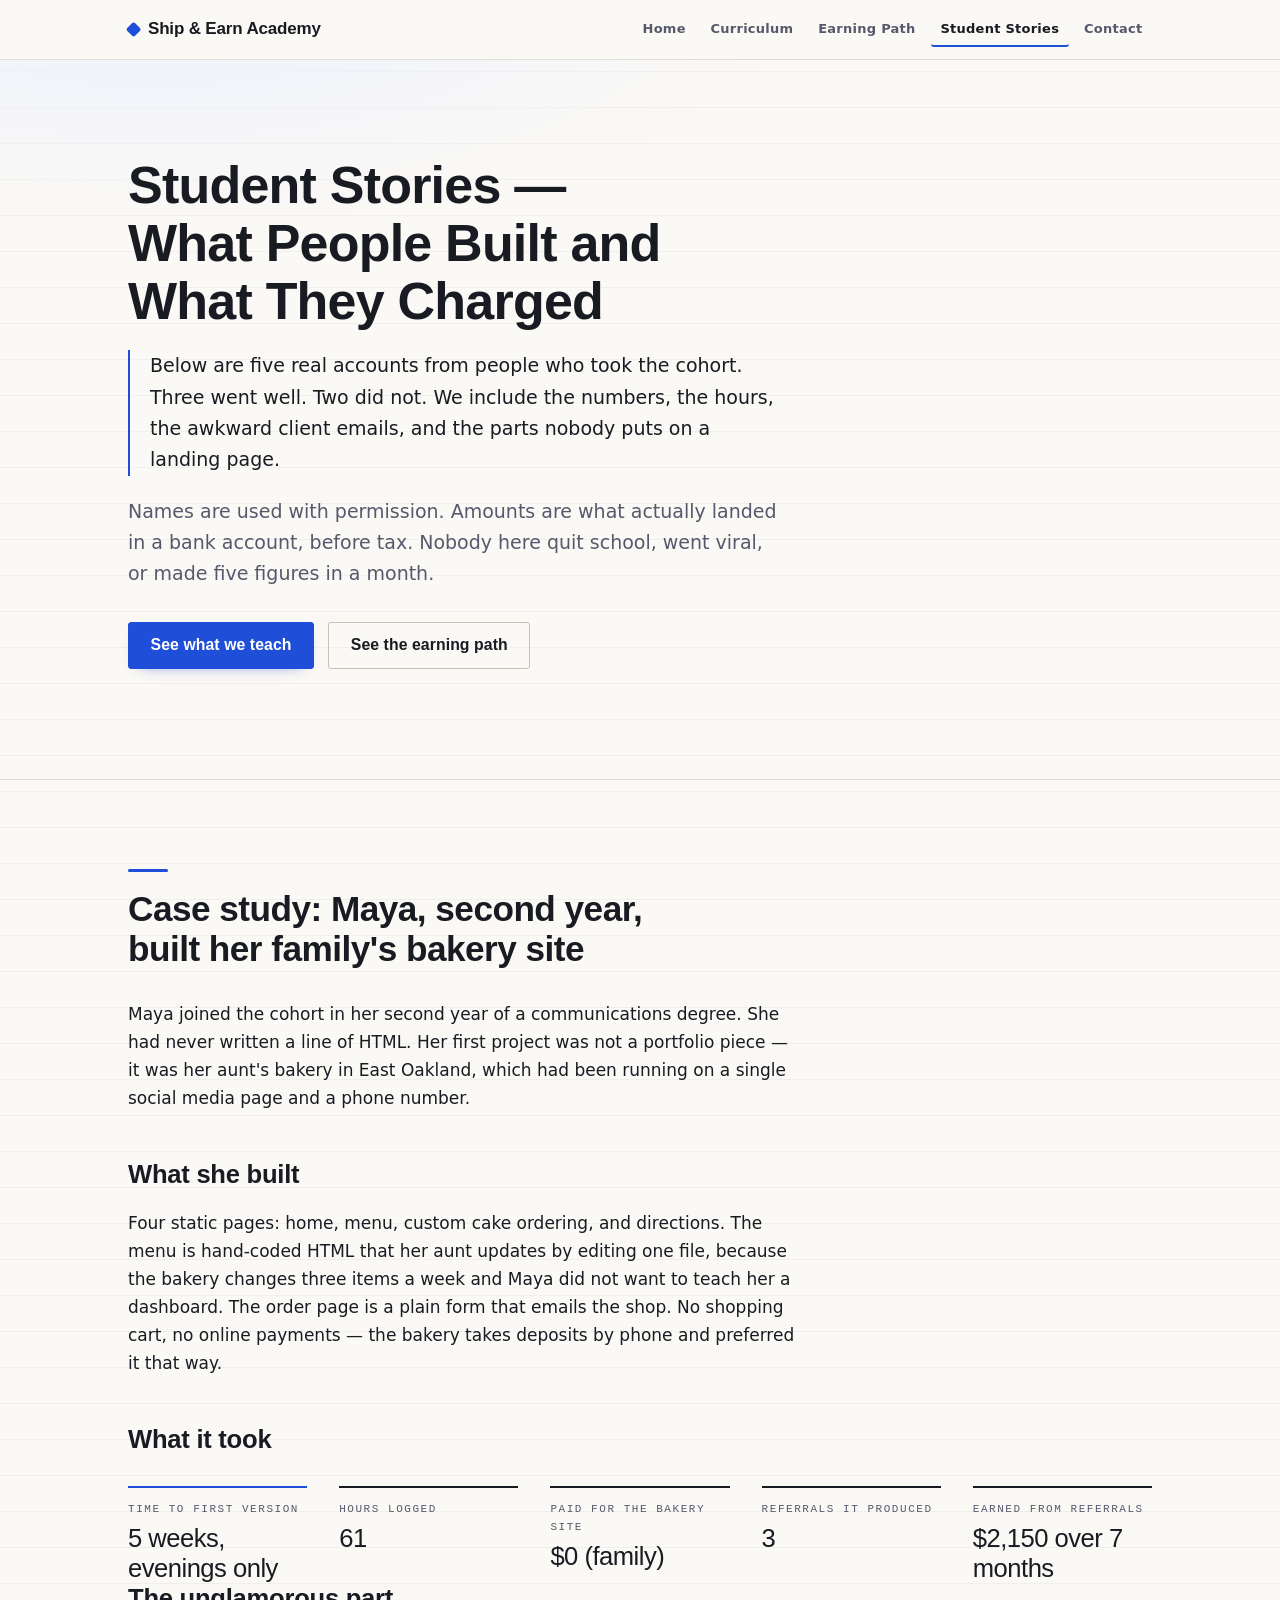
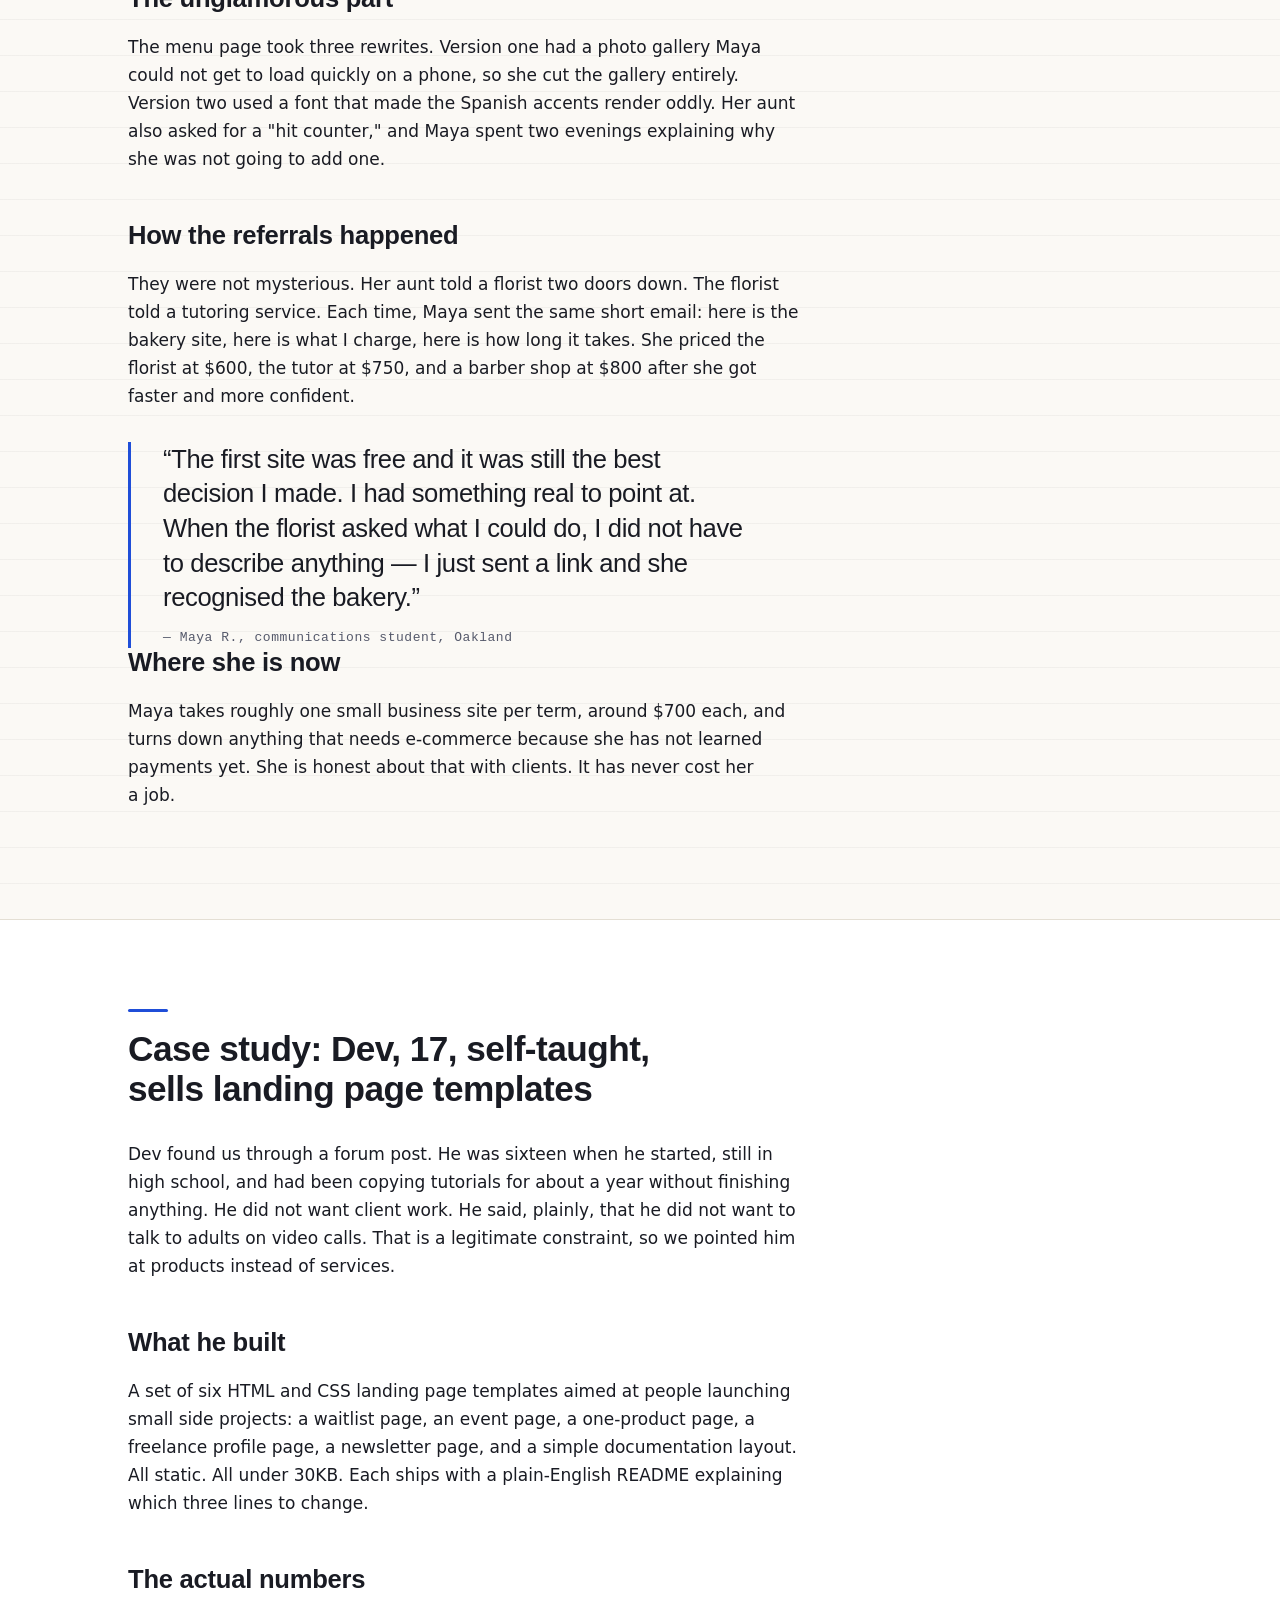
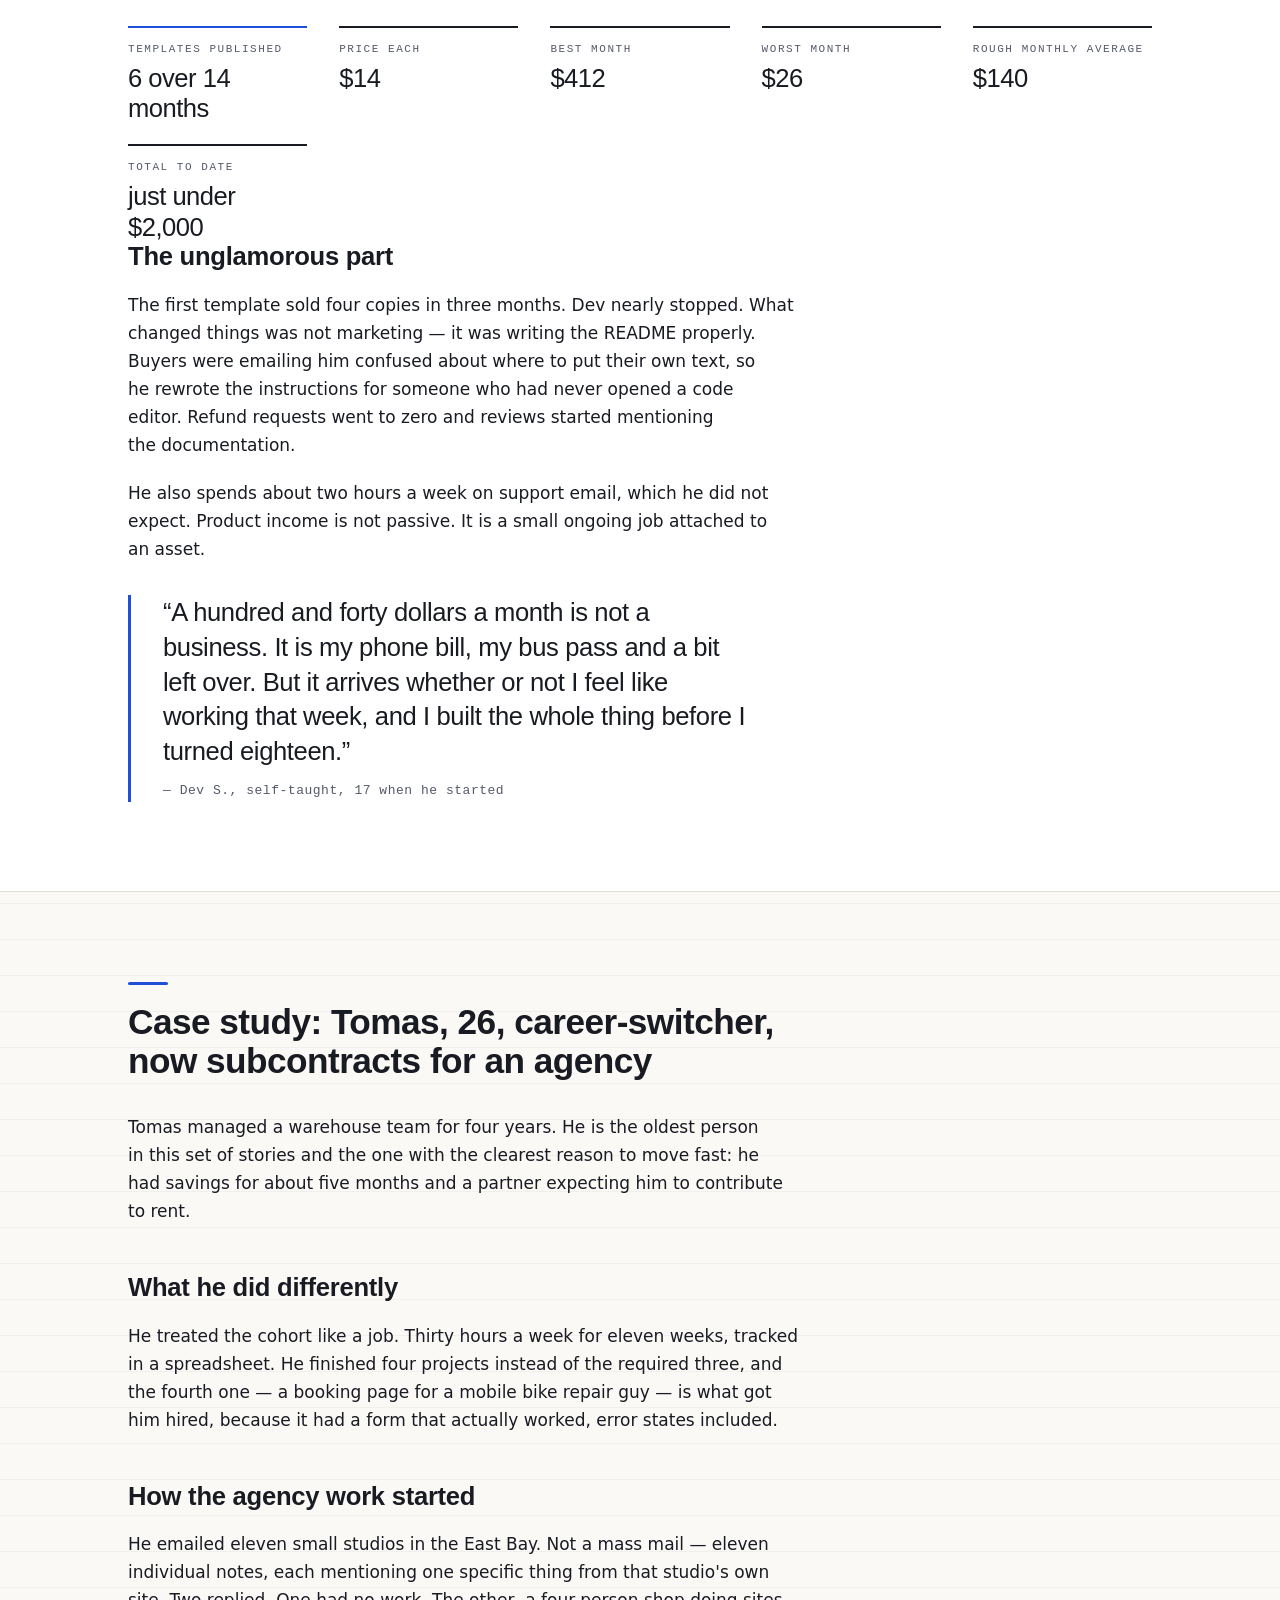
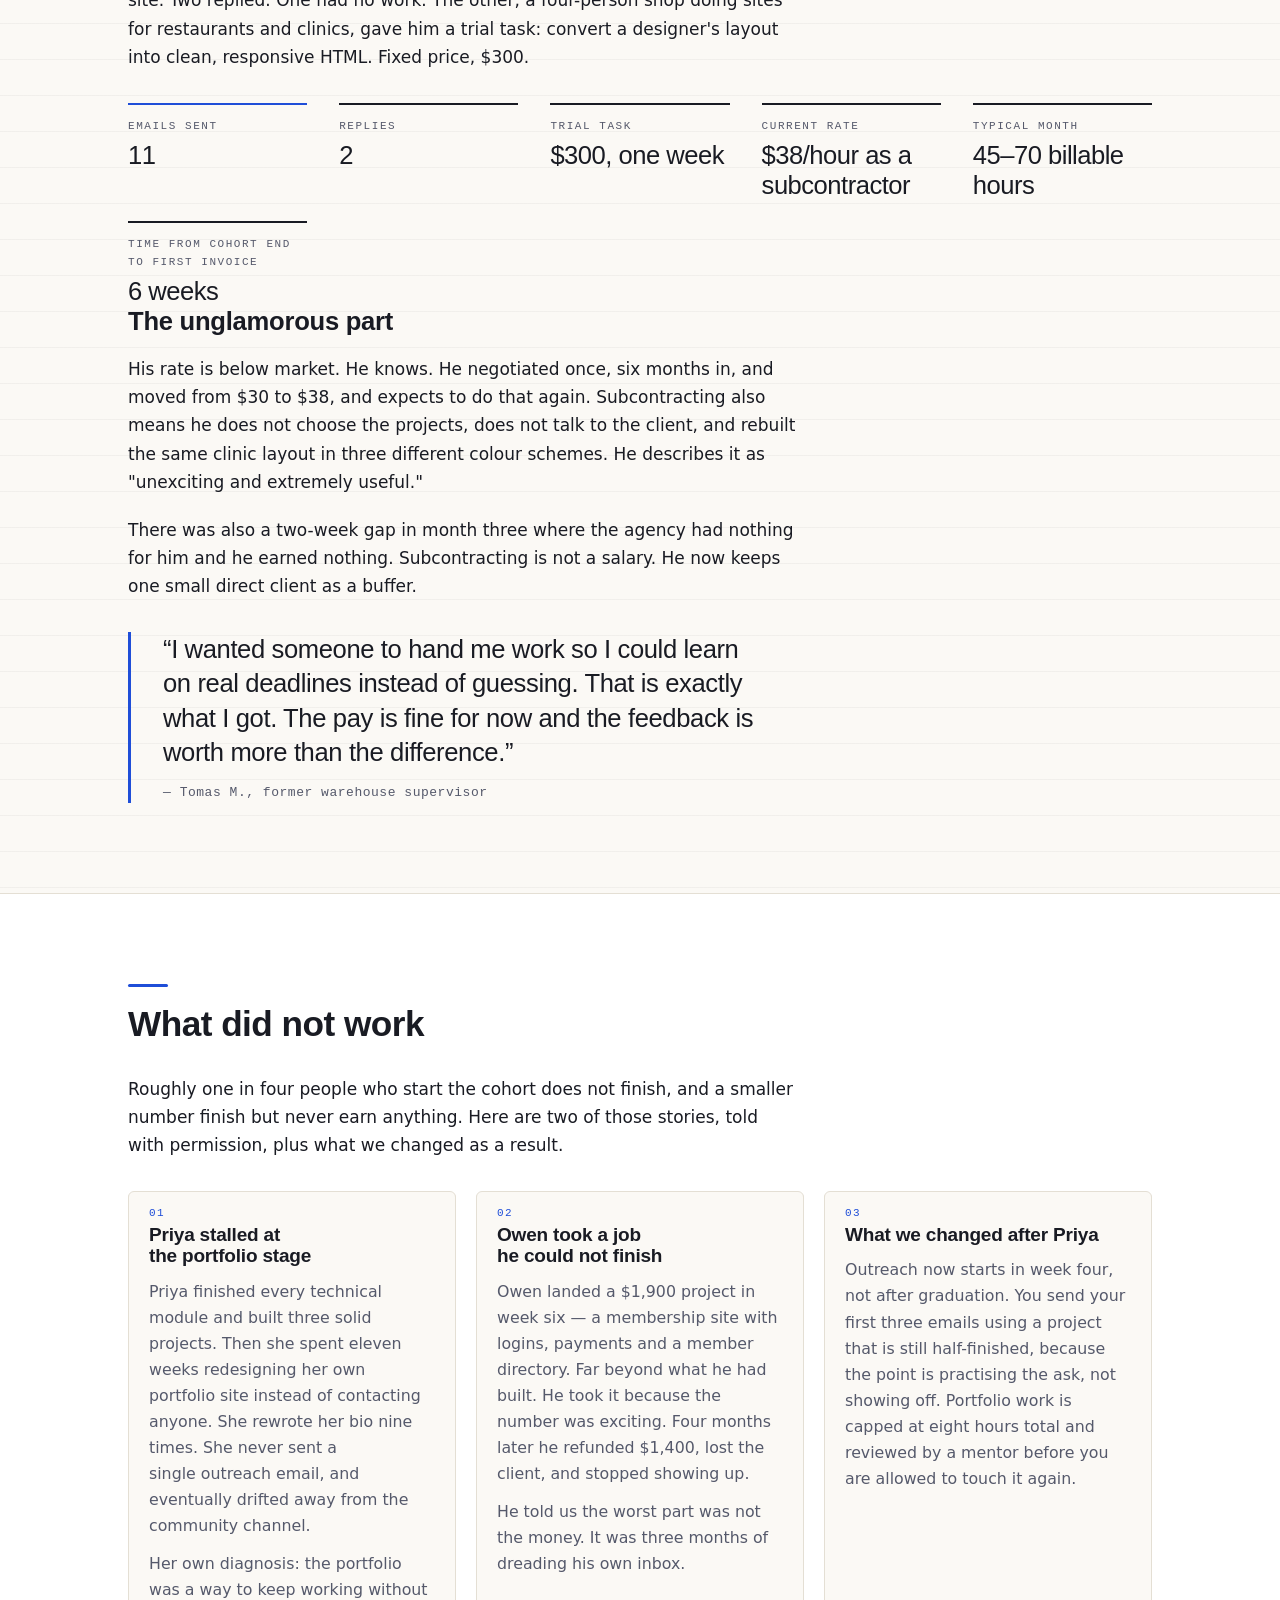
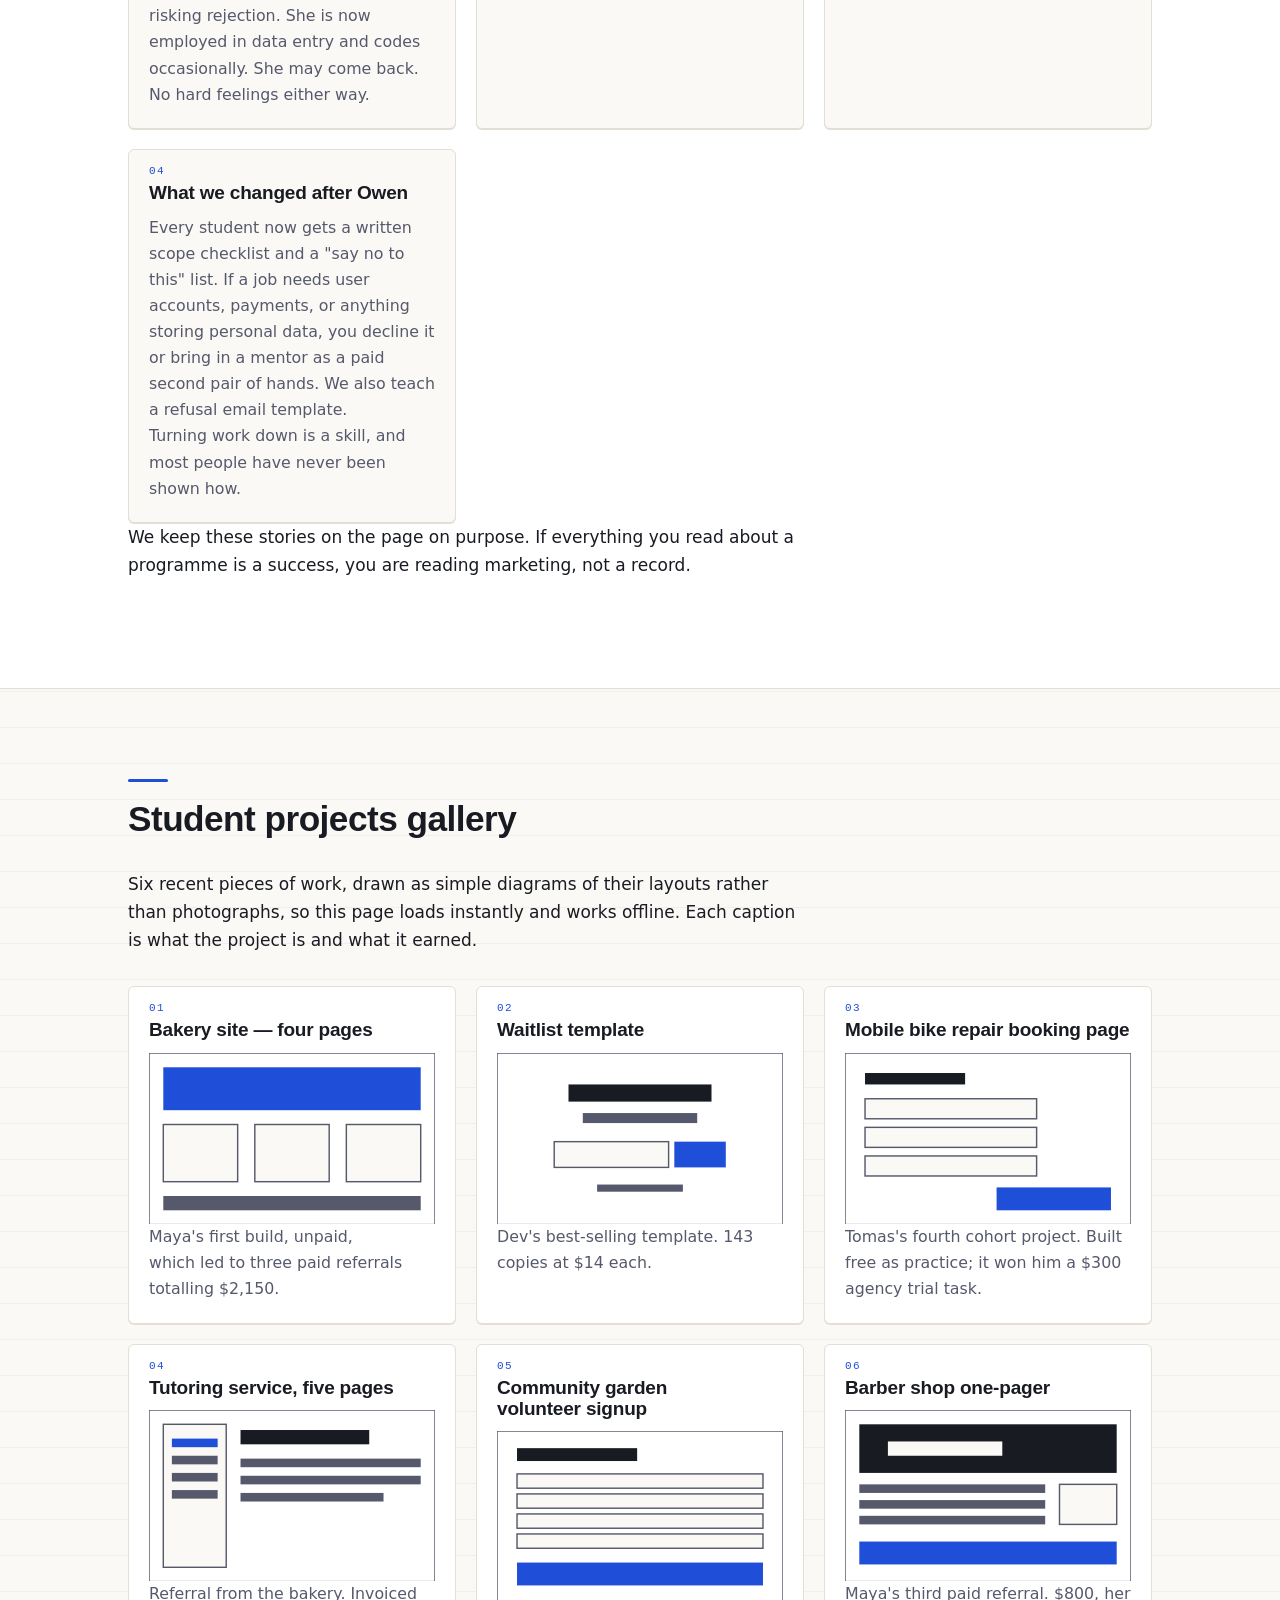
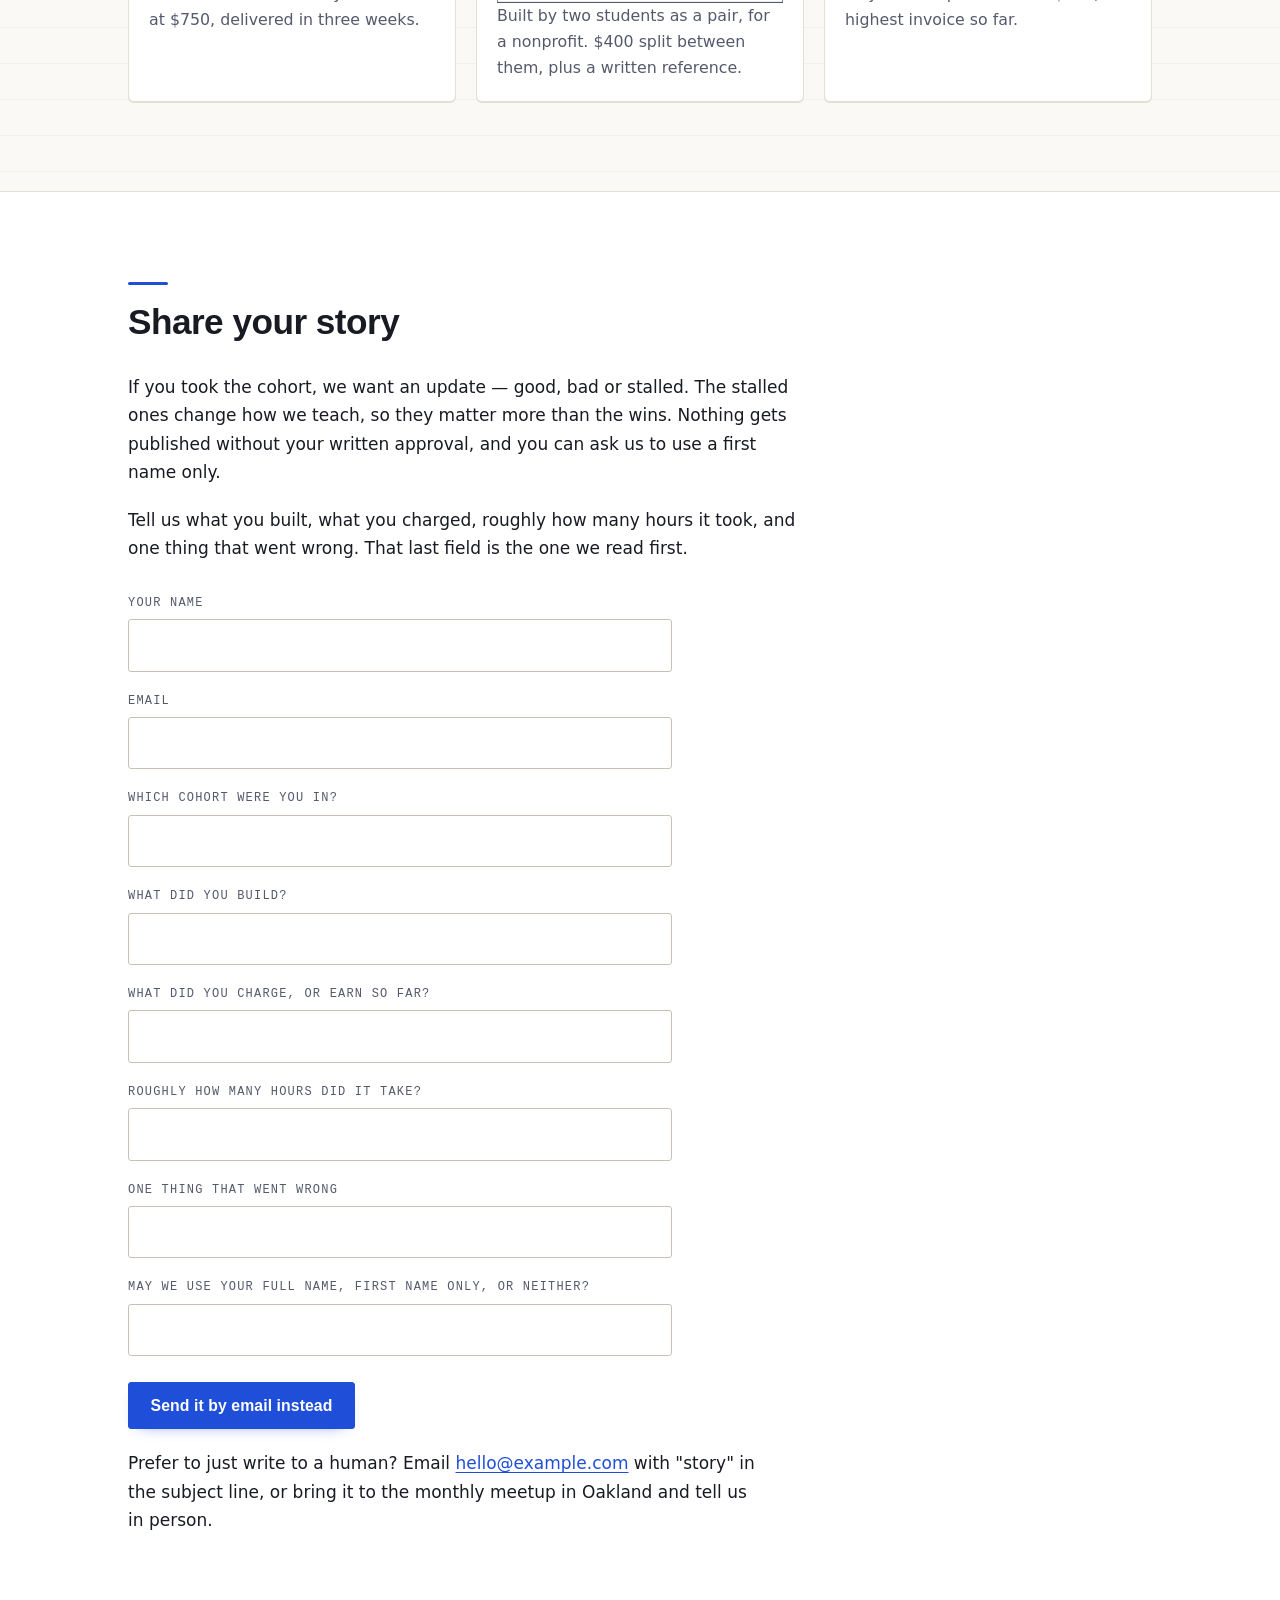
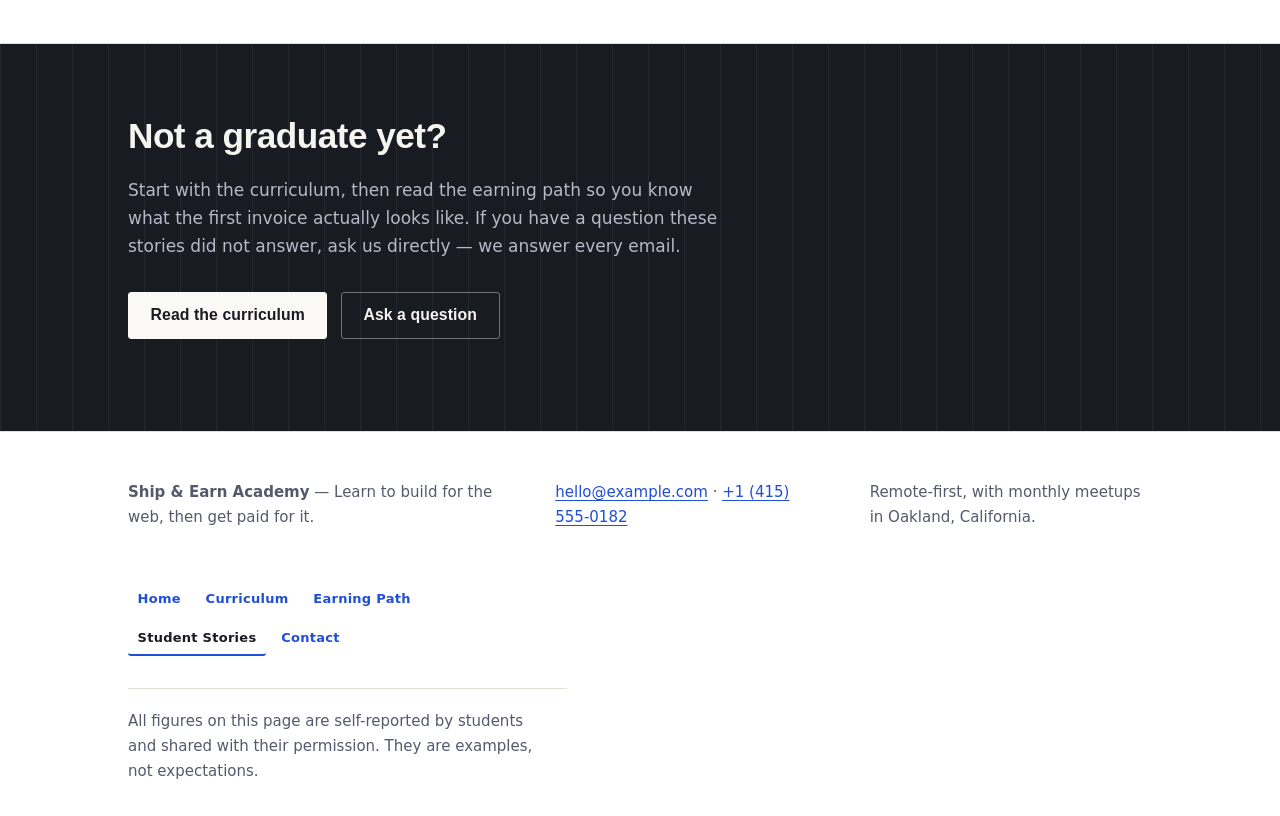
<file: stories.html>
<!DOCTYPE html>
<html lang="en">
<head>
<meta charset="utf-8">
<meta name="viewport" content="width=device-width, initial-scale=1">
<title>Student Stories — What People Built and What They Charged | Ship &amp; Earn Academy</title>
<meta name="description" content="Detailed case studies from Ship &amp; Earn Academy students: real projects, real invoice amounts, the hours behind them, and two honest stories of students who stalled.">
<link rel="stylesheet" href="assets/styles.css">
<link rel="icon" type="image/svg+xml" href="assets/favicon.svg">
<link rel="apple-touch-icon" href="assets/favicon.svg">
</head>
<body>
<header class="site-header">
  <div class="container header-inner">
    <a class="brand" href="index.html">Ship &amp; Earn Academy</a>
    <nav class="site-nav">
      <a href="index.html">Home</a>
      <a href="curriculum.html">Curriculum</a>
      <a href="earn.html">Earning Path</a>
      <a href="stories.html" class="is-current">Student Stories</a>
      <a href="contact.html">Contact</a>
    </nav>
  </div>
</header>

<main>

  <section class="hero">
    <div class="container">
      <h1>Student Stories — What People Built and What They Charged</h1>
      <p>Below are five real accounts from people who took the cohort. Three went well. Two did not. We include the numbers, the hours, the awkward client emails, and the parts nobody puts on a landing page.</p>
      <p>Names are used with permission. Amounts are what actually landed in a bank account, before tax. Nobody here quit school, went viral, or made five figures in a month.</p>
      <p>
        <a class="button button-primary" href="curriculum.html">See what we teach</a>
        <a class="button button-secondary" href="earn.html">See the earning path</a>
      </p>
    </div>
  </section>

  <section class="section">
    <div class="container">
      <h2>Case study: Maya, second year, built her family's bakery site</h2>
      <p>Maya joined the cohort in her second year of a communications degree. She had never written a line of HTML. Her first project was not a portfolio piece — it was her aunt's bakery in East Oakland, which had been running on a single social media page and a phone number.</p>

      <h3>What she built</h3>
      <p>Four static pages: home, menu, custom cake ordering, and directions. The menu is hand-coded HTML that her aunt updates by editing one file, because the bakery changes three items a week and Maya did not want to teach her a dashboard. The order page is a plain form that emails the shop. No shopping cart, no online payments — the bakery takes deposits by phone and preferred it that way.</p>

      <h3>What it took</h3>
      <dl class="facts">
        <div class="fact"><dt>Time to first version</dt><dd>5 weeks, evenings only</dd></div>
        <div class="fact"><dt>Hours logged</dt><dd>61</dd></div>
        <div class="fact"><dt>Paid for the bakery site</dt><dd>$0 (family)</dd></div>
        <div class="fact"><dt>Referrals it produced</dt><dd>3</dd></div>
        <div class="fact"><dt>Earned from referrals</dt><dd>$2,150 over 7 months</dd></div>
      </dl>

      <h3>The unglamorous part</h3>
      <p>The menu page took three rewrites. Version one had a photo gallery Maya could not get to load quickly on a phone, so she cut the gallery entirely. Version two used a font that made the Spanish accents render oddly. Her aunt also asked for a "hit counter," and Maya spent two evenings explaining why she was not going to add one.</p>

      <h3>How the referrals happened</h3>
      <p>They were not mysterious. Her aunt told a florist two doors down. The florist told a tutoring service. Each time, Maya sent the same short email: here is the bakery site, here is what I charge, here is how long it takes. She priced the florist at $600, the tutor at $750, and a barber shop at $800 after she got faster and more confident.</p>

      <blockquote class="quote">
        <p>The first site was free and it was still the best decision I made. I had something real to point at. When the florist asked what I could do, I did not have to describe anything — I just sent a link and she recognised the bakery.</p>
        <cite>Maya R., communications student, Oakland</cite>
      </blockquote>

      <h3>Where she is now</h3>
      <p>Maya takes roughly one small business site per term, around $700 each, and turns down anything that needs e-commerce because she has not learned payments yet. She is honest about that with clients. It has never cost her a job.</p>
    </div>
  </section>

  <section class="section section-alt">
    <div class="container">
      <h2>Case study: Dev, 17, self-taught, sells landing page templates</h2>
      <p>Dev found us through a forum post. He was sixteen when he started, still in high school, and had been copying tutorials for about a year without finishing anything. He did not want client work. He said, plainly, that he did not want to talk to adults on video calls. That is a legitimate constraint, so we pointed him at products instead of services.</p>

      <h3>What he built</h3>
      <p>A set of six HTML and CSS landing page templates aimed at people launching small side projects: a waitlist page, an event page, a one-product page, a freelance profile page, a newsletter page, and a simple documentation layout. All static. All under 30KB. Each ships with a plain-English README explaining which three lines to change.</p>

      <h3>The actual numbers</h3>
      <dl class="facts">
        <div class="fact"><dt>Templates published</dt><dd>6 over 14 months</dd></div>
        <div class="fact"><dt>Price each</dt><dd>$14</dd></div>
        <div class="fact"><dt>Best month</dt><dd>$412</dd></div>
        <div class="fact"><dt>Worst month</dt><dd>$26</dd></div>
        <div class="fact"><dt>Rough monthly average</dt><dd>$140</dd></div>
        <div class="fact"><dt>Total to date</dt><dd>just under $2,000</dd></div>
      </dl>

      <h3>The unglamorous part</h3>
      <p>The first template sold four copies in three months. Dev nearly stopped. What changed things was not marketing — it was writing the README properly. Buyers were emailing him confused about where to put their own text, so he rewrote the instructions for someone who had never opened a code editor. Refund requests went to zero and reviews started mentioning the documentation.</p>
      <p>He also spends about two hours a week on support email, which he did not expect. Product income is not passive. It is a small ongoing job attached to an asset.</p>

      <blockquote class="quote">
        <p>A hundred and forty dollars a month is not a business. It is my phone bill, my bus pass and a bit left over. But it arrives whether or not I feel like working that week, and I built the whole thing before I turned eighteen.</p>
        <cite>Dev S., self-taught, 17 when he started</cite>
      </blockquote>
    </div>
  </section>

  <section class="section">
    <div class="container">
      <h2>Case study: Tomas, 26, career-switcher, now subcontracts for an agency</h2>
      <p>Tomas managed a warehouse team for four years. He is the oldest person in this set of stories and the one with the clearest reason to move fast: he had savings for about five months and a partner expecting him to contribute to rent.</p>

      <h3>What he did differently</h3>
      <p>He treated the cohort like a job. Thirty hours a week for eleven weeks, tracked in a spreadsheet. He finished four projects instead of the required three, and the fourth one — a booking page for a mobile bike repair guy — is what got him hired, because it had a form that actually worked, error states included.</p>

      <h3>How the agency work started</h3>
      <p>He emailed eleven small studios in the East Bay. Not a mass mail — eleven individual notes, each mentioning one specific thing from that studio's own site. Two replied. One had no work. The other, a four-person shop doing sites for restaurants and clinics, gave him a trial task: convert a designer's layout into clean, responsive HTML. Fixed price, $300.</p>

      <dl class="facts">
        <div class="fact"><dt>Emails sent</dt><dd>11</dd></div>
        <div class="fact"><dt>Replies</dt><dd>2</dd></div>
        <div class="fact"><dt>Trial task</dt><dd>$300, one week</dd></div>
        <div class="fact"><dt>Current rate</dt><dd>$38/hour as a subcontractor</dd></div>
        <div class="fact"><dt>Typical month</dt><dd>45–70 billable hours</dd></div>
        <div class="fact"><dt>Time from cohort end to first invoice</dt><dd>6 weeks</dd></div>
      </dl>

      <h3>The unglamorous part</h3>
      <p>His rate is below market. He knows. He negotiated once, six months in, and moved from $30 to $38, and expects to do that again. Subcontracting also means he does not choose the projects, does not talk to the client, and rebuilt the same clinic layout in three different colour schemes. He describes it as "unexciting and extremely useful."</p>
      <p>There was also a two-week gap in month three where the agency had nothing for him and he earned nothing. Subcontracting is not a salary. He now keeps one small direct client as a buffer.</p>

      <blockquote class="quote">
        <p>I wanted someone to hand me work so I could learn on real deadlines instead of guessing. That is exactly what I got. The pay is fine for now and the feedback is worth more than the difference.</p>
        <cite>Tomas M., former warehouse supervisor</cite>
      </blockquote>
    </div>
  </section>

  <section class="section section-alt">
    <div class="container">
      <h2>What did not work</h2>
      <p>Roughly one in four people who start the cohort does not finish, and a smaller number finish but never earn anything. Here are two of those stories, told with permission, plus what we changed as a result.</p>

      <ul class="card-grid">
        <li class="card">
          <h3>Priya stalled at the portfolio stage</h3>
          <p>Priya finished every technical module and built three solid projects. Then she spent eleven weeks redesigning her own portfolio site instead of contacting anyone. She rewrote her bio nine times. She never sent a single outreach email, and eventually drifted away from the community channel.</p>
          <p>Her own diagnosis: the portfolio was a way to keep working without risking rejection. She is now employed in data entry and codes occasionally. She may come back. No hard feelings either way.</p>
        </li>
        <li class="card">
          <h3>Owen took a job he could not finish</h3>
          <p>Owen landed a $1,900 project in week six — a membership site with logins, payments and a member directory. Far beyond what he had built. He took it because the number was exciting. Four months later he refunded $1,400, lost the client, and stopped showing up.</p>
          <p>He told us the worst part was not the money. It was three months of dreading his own inbox.</p>
        </li>
        <li class="card">
          <h3>What we changed after Priya</h3>
          <p>Outreach now starts in week four, not after graduation. You send your first three emails using a project that is still half-finished, because the point is practising the ask, not showing off. Portfolio work is capped at eight hours total and reviewed by a mentor before you are allowed to touch it again.</p>
        </li>
        <li class="card">
          <h3>What we changed after Owen</h3>
          <p>Every student now gets a written scope checklist and a "say no to this" list. If a job needs user accounts, payments, or anything storing personal data, you decline it or bring in a mentor as a paid second pair of hands. We also teach a refusal email template. Turning work down is a skill, and most people have never been shown how.</p>
        </li>
      </ul>

      <p>We keep these stories on the page on purpose. If everything you read about a programme is a success, you are reading marketing, not a record.</p>
    </div>
  </section>

  <section class="section">
    <div class="container">
      <h2>Student projects gallery</h2>
      <p>Six recent pieces of work, drawn as simple diagrams of their layouts rather than photographs, so this page loads instantly and works offline. Each caption is what the project is and what it earned.</p>

      <ul class="card-grid">
        <li class="card">
          <h3>Bakery site — four pages</h3>
          <svg viewBox="0 0 200 120" width="100%" height="auto" role="img" aria-labelledby="proj1-title proj1-desc">
            <title id="proj1-title">Layout sketch of a bakery website home page</title>
            <desc id="proj1-desc">A wide banner across the top, three product blocks in a row beneath it, and a footer bar.</desc>
            <rect x="0" y="0" width="200" height="120" fill="#FFFFFF" stroke="#55596B"></rect>
            <rect x="10" y="10" width="180" height="30" fill="#1F4ED8"></rect>
            <rect x="10" y="50" width="52" height="40" fill="#FBF9F5" stroke="#55596B"></rect>
            <rect x="74" y="50" width="52" height="40" fill="#FBF9F5" stroke="#55596B"></rect>
            <rect x="138" y="50" width="52" height="40" fill="#FBF9F5" stroke="#55596B"></rect>
            <rect x="10" y="100" width="180" height="10" fill="#55596B"></rect>
          </svg>
          <p>Maya's first build, unpaid, which led to three paid referrals totalling $2,150.</p>
        </li>
        <li class="card">
          <h3>Waitlist template</h3>
          <svg viewBox="0 0 200 120" width="100%" height="auto" role="img" aria-labelledby="proj2-title proj2-desc">
            <title id="proj2-title">Layout sketch of a waitlist landing page template</title>
            <desc id="proj2-desc">A centred headline, a single input field with a button beside it, and a short line of small print.</desc>
            <rect x="0" y="0" width="200" height="120" fill="#FFFFFF" stroke="#55596B"></rect>
            <rect x="50" y="22" width="100" height="12" fill="#191B23"></rect>
            <rect x="60" y="42" width="80" height="7" fill="#55596B"></rect>
            <rect x="40" y="62" width="80" height="18" fill="#FBF9F5" stroke="#55596B"></rect>
            <rect x="124" y="62" width="36" height="18" fill="#1F4ED8"></rect>
            <rect x="70" y="92" width="60" height="5" fill="#55596B"></rect>
          </svg>
          <p>Dev's best-selling template. 143 copies at $14 each.</p>
        </li>
        <li class="card">
          <h3>Mobile bike repair booking page</h3>
          <svg viewBox="0 0 200 120" width="100%" height="auto" role="img" aria-labelledby="proj3-title proj3-desc">
            <title id="proj3-title">Layout sketch of a bike repair booking page</title>
            <desc id="proj3-desc">A stack of four form fields on the left with labels, and a submit button at the bottom right.</desc>
            <rect x="0" y="0" width="200" height="120" fill="#FFFFFF" stroke="#55596B"></rect>
            <rect x="14" y="14" width="70" height="8" fill="#191B23"></rect>
            <rect x="14" y="32" width="120" height="14" fill="#FBF9F5" stroke="#55596B"></rect>
            <rect x="14" y="52" width="120" height="14" fill="#FBF9F5" stroke="#55596B"></rect>
            <rect x="14" y="72" width="120" height="14" fill="#FBF9F5" stroke="#55596B"></rect>
            <rect x="106" y="94" width="80" height="16" fill="#1F4ED8"></rect>
          </svg>
          <p>Tomas's fourth cohort project. Built free as practice; it won him a $300 agency trial task.</p>
        </li>
        <li class="card">
          <h3>Tutoring service, five pages</h3>
          <svg viewBox="0 0 200 120" width="100%" height="auto" role="img" aria-labelledby="proj4-title proj4-desc">
            <title id="proj4-title">Layout sketch of a tutoring service website</title>
            <desc id="proj4-desc">A narrow sidebar on the left listing four links, with a heading and two paragraphs of text on the right.</desc>
            <rect x="0" y="0" width="200" height="120" fill="#FFFFFF" stroke="#55596B"></rect>
            <rect x="10" y="10" width="44" height="100" fill="#FBF9F5" stroke="#55596B"></rect>
            <rect x="16" y="20" width="32" height="6" fill="#1F4ED8"></rect>
            <rect x="16" y="32" width="32" height="6" fill="#55596B"></rect>
            <rect x="16" y="44" width="32" height="6" fill="#55596B"></rect>
            <rect x="16" y="56" width="32" height="6" fill="#55596B"></rect>
            <rect x="64" y="14" width="90" height="10" fill="#191B23"></rect>
            <rect x="64" y="34" width="126" height="6" fill="#55596B"></rect>
            <rect x="64" y="46" width="126" height="6" fill="#55596B"></rect>
            <rect x="64" y="58" width="100" height="6" fill="#55596B"></rect>
          </svg>
          <p>Referral from the bakery. Invoiced at $750, delivered in three weeks.</p>
        </li>
        <li class="card">
          <h3>Community garden volunteer signup</h3>
          <svg viewBox="0 0 200 120" width="100%" height="auto" role="img" aria-labelledby="proj5-title proj5-desc">
            <title id="proj5-title">Layout sketch of a volunteer signup page</title>
            <desc id="proj5-desc">A heading, a table of six date rows, and a wide signup button across the bottom.</desc>
            <rect x="0" y="0" width="200" height="120" fill="#FFFFFF" stroke="#55596B"></rect>
            <rect x="14" y="12" width="84" height="9" fill="#191B23"></rect>
            <rect x="14" y="30" width="172" height="10" fill="#FBF9F5" stroke="#55596B"></rect>
            <rect x="14" y="44" width="172" height="10" fill="#FBF9F5" stroke="#55596B"></rect>
            <rect x="14" y="58" width="172" height="10" fill="#FBF9F5" stroke="#55596B"></rect>
            <rect x="14" y="72" width="172" height="10" fill="#FBF9F5" stroke="#55596B"></rect>
            <rect x="14" y="92" width="172" height="16" fill="#1F4ED8"></rect>
          </svg>
          <p>Built by two students as a pair, for a nonprofit. $400 split between them, plus a written reference.</p>
        </li>
        <li class="card">
          <h3>Barber shop one-pager</h3>
          <svg viewBox="0 0 200 120" width="100%" height="auto" role="img" aria-labelledby="proj6-title proj6-desc">
            <title id="proj6-title">Layout sketch of a barber shop single page site</title>
            <desc id="proj6-desc">A tall banner at the top, a price list of five lines below it, and a phone number bar at the bottom.</desc>
            <rect x="0" y="0" width="200" height="120" fill="#FFFFFF" stroke="#55596B"></rect>
            <rect x="10" y="10" width="180" height="34" fill="#191B23"></rect>
            <rect x="30" y="22" width="80" height="10" fill="#FBF9F5"></rect>
            <rect x="10" y="52" width="130" height="6" fill="#55596B"></rect>
            <rect x="10" y="63" width="130" height="6" fill="#55596B"></rect>
            <rect x="10" y="74" width="130" height="6" fill="#55596B"></rect>
            <rect x="150" y="52" width="40" height="28" fill="#FBF9F5" stroke="#55596B"></rect>
            <rect x="10" y="92" width="180" height="16" fill="#1F4ED8"></rect>
          </svg>
          <p>Maya's third paid referral. $800, her highest invoice so far.</p>
        </li>
      </ul>
    </div>
  </section>

  <section class="section section-alt">
    <div class="container">
      <h2>Share your story</h2>
      <p>If you took the cohort, we want an update — good, bad or stalled. The stalled ones change how we teach, so they matter more than the wins. Nothing gets published without your written approval, and you can ask us to use a first name only.</p>
      <p>Tell us what you built, what you charged, roughly how many hours it took, and one thing that went wrong. That last field is the one we read first.</p>

      <form class="form" action="contact.html" method="get">
        <div class="field">
          <label for="story-name">Your name</label>
          <input id="story-name" name="story-name" type="text" autocomplete="name">
        </div>
        <div class="field">
          <label for="story-email">Email</label>
          <input id="story-email" name="story-email" type="email" autocomplete="email">
        </div>
        <div class="field">
          <label for="story-cohort">Which cohort were you in?</label>
          <input id="story-cohort" name="story-cohort" type="text">
        </div>
        <div class="field">
          <label for="story-project">What did you build?</label>
          <input id="story-project" name="story-project" type="text">
        </div>
        <div class="field">
          <label for="story-amount">What did you charge, or earn so far?</label>
          <input id="story-amount" name="story-amount" type="text">
        </div>
        <div class="field">
          <label for="story-hours">Roughly how many hours did it take?</label>
          <input id="story-hours" name="story-hours" type="text">
        </div>
        <div class="field">
          <label for="story-wrong">One thing that went wrong</label>
          <input id="story-wrong" name="story-wrong" type="text">
        </div>
        <div class="field">
          <label for="story-name-use">May we use your full name, first name only, or neither?</label>
          <input id="story-name-use" name="story-name-use" type="text">
        </div>
        <p><a class="button button-primary" href="contact.html">Send it by email instead</a></p>
      </form>

      <p>Prefer to just write to a human? Email <a href="mailto:hello@example.com">hello@example.com</a> with "story" in the subject line, or bring it to the monthly meetup in Oakland and tell us in person.</p>
    </div>
  </section>

  <section class="cta">
    <div class="container">
      <h2>Not a graduate yet?</h2>
      <p>Start with the curriculum, then read the earning path so you know what the first invoice actually looks like. If you have a question these stories did not answer, ask us directly — we answer every email.</p>
      <p>
        <a class="button button-primary" href="curriculum.html">Read the curriculum</a>
        <a class="button button-secondary" href="contact.html">Ask a question</a>
      </p>
    </div>
  </section>

</main>

<footer class="site-footer">
  <div class="container">
    <p><strong>Ship &amp; Earn Academy</strong> — Learn to build for the web, then get paid for it.</p>
    <p><a href="mailto:hello@example.com">hello@example.com</a> · <a href="tel:+14155550182">+1 (415) 555-0182</a></p>
    <p>Remote-first, with monthly meetups in Oakland, California.</p>
    <nav class="site-nav">
      <a href="index.html">Home</a>
      <a href="curriculum.html">Curriculum</a>
      <a href="earn.html">Earning Path</a>
      <a href="stories.html" class="is-current">Student Stories</a>
      <a href="contact.html">Contact</a>
    </nav>
    <p>All figures on this page are self-reported by students and shared with their permission. They are examples, not expectations.</p>
  </div>
</footer>
</body>
</html>
</file>
<file: assets/styles.css>
:root {
  /* ---- palette ---- */
  --bg: #FBF9F5;
  --surface: #FFFFFF;
  --ink: #191B23;
  --muted: #55596B;
  --accent: #1F4ED8;
  --accent-contrast: #FFFFFF;

  /* ---- derived surfaces & rules ---- */
  --rule: #E4DFD4;
  --rule-strong: #C8C2B4;
  --accent-wash: #EDF1FD;
  --ink-block: #191B23;
  --ink-block-text: #F6F4EF;
  --ink-block-muted: #B6B9C6;

  /* ---- type ---- */
  --font-head: "Segoe UI Semibold", "Helvetica Neue", Arial, system-ui, sans-serif;
  --font-body: system-ui, -apple-system, "Segoe UI", Roboto, "Helvetica Neue", Arial, sans-serif;
  --font-mono: ui-monospace, "SFMono-Regular", "Cascadia Mono", Menlo, Consolas, monospace;

  --step--1: 0.8125rem;
  --step-0: 1.0625rem;
  --step-1: 1.1875rem;
  --step-2: clamp(1.3rem, 1.1rem + 0.7vw, 1.6rem);
  --step-3: clamp(1.6rem, 1.3rem + 1.4vw, 2.2rem);
  --step-4: clamp(2.05rem, 1.5rem + 2.6vw, 3.25rem);

  /* ---- rhythm ---- */
  --space-1: 0.375rem;
  --space-2: 0.75rem;
  --space-3: 1.25rem;
  --space-4: 2rem;
  --space-5: 3rem;
  --space-6: clamp(3.25rem, 7vw, 5.75rem);

  --container: 69rem;
  --r: 3px;
  --r-lg: 6px;
  --ring: 0 0 0 3px rgba(31, 78, 216, 0.28);
}

/* ============================================================
   RESET / BASE
   ============================================================ */

*,
*::before,
*::after { box-sizing: border-box; }

html {
  -webkit-text-size-adjust: 100%;
  scroll-behavior: smooth;
}

body {
  margin: 0;
  background-color: var(--bg);
  background-image:
    linear-gradient(to bottom, rgba(25, 27, 35, 0.045) 1px, transparent 1px);
  background-size: 100% 2.25rem;
  background-position: 0 -1px;
  color: var(--ink);
  font-family: var(--font-body);
  font-size: var(--step-0);
  line-height: 1.65;
  text-underline-offset: 0.18em;
}

main { display: block; }

h1, h2, h3, h4 {
  font-family: var(--font-head);
  font-weight: 600;
  line-height: 1.12;
  letter-spacing: -0.015em;
  color: var(--ink);
  margin: 0 0 var(--space-3);
  text-wrap: balance;
}

h1 { font-size: var(--step-4); }
h2 { font-size: var(--step-3); }
h3 { font-size: var(--step-2); letter-spacing: -0.01em; }
h4 { font-size: var(--step-1); }

p, ul, ol, dl, blockquote, figure, table {
  margin: 0 0 var(--space-3);
}

p { max-width: 62ch; text-wrap: pretty; }

a {
  color: var(--accent);
  text-decoration-thickness: 1px;
}
a:hover { text-decoration-thickness: 2px; }

strong { font-weight: 700; }

small { font-size: var(--step--1); }

code, kbd, samp {
  font-family: var(--font-mono);
  font-size: 0.9em;
  background: var(--accent-wash);
  padding: 0.1em 0.35em;
  border-radius: 2px;
}

hr {
  border: 0;
  border-top: 1px solid var(--rule);
  margin: var(--space-5) 0;
}

svg { display: block; max-width: 100%; height: auto; }

:focus-visible {
  outline: 2px solid var(--accent);
  outline-offset: 3px;
  border-radius: 2px;
}

::selection {
  background: var(--accent);
  color: var(--accent-contrast);
}

/* ============================================================
   LAYOUT
   ============================================================ */

.container {
  width: 100%;
  max-width: var(--container);
  margin-inline: auto;
  padding-inline: clamp(1.15rem, 4vw, 2.5rem);
}

/* ============================================================
   HEADER + NAV
   ============================================================ */

.site-header {
  position: sticky;
  top: 0;
  z-index: 20;
  background: color-mix(in srgb, var(--bg) 92%, transparent);
  backdrop-filter: blur(8px);
  border-bottom: 1px solid var(--rule);
}

.header-inner {
  display: flex;
  flex-wrap: wrap;
  align-items: center;
  justify-content: space-between;
  gap: var(--space-2) var(--space-4);
  padding-block: 0.7rem;
}

.brand {
  font-family: var(--font-head);
  font-size: 1.0625rem;
  font-weight: 600;
  letter-spacing: -0.01em;
  color: var(--ink);
  text-decoration: none;
  display: inline-flex;
  align-items: center;
  gap: 0.55rem;
  padding-block: 0.2rem;
  flex: 0 0 auto;
}

.brand::before {
  content: "";
  width: 0.7rem;
  height: 0.7rem;
  background: var(--accent);
  border-radius: 2px;
  transform: rotate(45deg);
  flex: 0 0 auto;
}

.brand:hover { color: var(--accent); }

.site-nav {
  display: flex;
  flex-wrap: wrap;
  align-items: center;
  gap: 0.15rem 0.35rem;
  margin-inline-start: auto;
}

.site-nav a {
  display: inline-block;
  padding: 0.4rem 0.6rem;
  font-size: var(--step--1);
  font-weight: 600;
  letter-spacing: 0.02em;
  color: var(--muted);
  text-decoration: none;
  border-radius: var(--r);
  border-bottom: 2px solid transparent;
}

.site-nav a:hover,
.site-nav a:focus-visible {
  color: var(--ink);
  background: var(--accent-wash);
}

.site-nav a.is-current {
  color: var(--ink);
  border-bottom-color: var(--accent);
}

/* ============================================================
   SECTIONS
   ============================================================ */

.hero {
  padding-block: clamp(3rem, 8vw, 6rem) var(--space-6);
  border-bottom: 1px solid var(--rule);
  background-image:
    radial-gradient(60rem 22rem at 12% -10%, var(--accent-wash), transparent 70%);
}

.hero h1 {
  max-width: 24ch;
  margin-bottom: var(--space-3);
}

.hero > .container > p {
  font-size: var(--step-1);
  color: var(--muted);
  max-width: 54ch;
}

.hero > .container > p:first-of-type {
  position: relative;
  padding-left: var(--space-3);
  border-left: 2px solid var(--accent);
  color: var(--ink);
}

.section { padding-block: var(--space-6); }

.section-alt {
  background: var(--surface);
  border-top: 1px solid var(--rule);
  border-bottom: 1px solid var(--rule);
}

.section > .container > h2,
.section > .container > h3 { max-width: 34ch; }

.section > .container > h2 {
  position: relative;
  padding-top: var(--space-3);
  margin-bottom: var(--space-4);
}

.section > .container > h2::before {
  content: "";
  position: absolute;
  top: 0;
  left: 0;
  width: 2.5rem;
  height: 3px;
  background: var(--accent);
  border-radius: 2px;
}

.section > .container > p + h3 { margin-top: var(--space-5); }

/* generic in-page lists */
main ul:not(.card-grid),
main ol {
  padding-left: 1.15rem;
  max-width: 62ch;
}

main ul:not(.card-grid) li,
main ol li { margin-bottom: var(--space-1); }

main ul:not(.card-grid) li::marker { color: var(--accent); }
main ol li::marker { color: var(--accent); font-variant-numeric: tabular-nums; }

/* ============================================================
   CARDS
   ============================================================ */

.card-grid {
  list-style: none;
  margin: var(--space-4) 0 0;
  padding: 0;
  display: grid;
  gap: var(--space-3);
  grid-template-columns: repeat(auto-fit, minmax(16rem, 1fr));
  counter-reset: card;
}

.card {
  position: relative;
  background: var(--surface);
  border: 1px solid var(--rule);
  border-radius: var(--r-lg);
  padding: var(--space-4) var(--space-3) var(--space-3);
  box-shadow: 0 1px 0 var(--rule);
  transition: transform 160ms ease, box-shadow 160ms ease, border-color 160ms ease;
}

.card::before {
  counter-increment: card;
  content: counter(card, decimal-leading-zero);
  position: absolute;
  top: var(--space-2);
  left: var(--space-3);
  font-family: var(--font-mono);
  font-size: 0.6875rem;
  letter-spacing: 0.12em;
  color: var(--accent);
}

.card h3 {
  margin-bottom: var(--space-2);
  font-size: var(--step-1);
}

.card p {
  margin: 0;
  color: var(--muted);
  font-size: 0.9875rem;
}

.card p + p { margin-top: var(--space-2); }

.card:hover {
  transform: translateY(-2px);
  border-color: var(--rule-strong);
  box-shadow: 0 8px 22px -14px rgba(25, 27, 35, 0.45);
}

.card a { font-weight: 600; }

.section-alt .card { background: var(--bg); }

/* ============================================================
   FACTS (ledger rows)
   ============================================================ */

.facts {
  display: grid;
  gap: var(--space-3) var(--space-4);
  grid-template-columns: repeat(auto-fit, minmax(11rem, 1fr));
  margin: var(--space-4) 0 0;
}

.fact {
  border-top: 2px solid var(--ink);
  padding-top: var(--space-2);
}

.fact dt {
  font-size: 0.6875rem;
  font-family: var(--font-mono);
  text-transform: uppercase;
  letter-spacing: 0.14em;
  color: var(--muted);
  margin-bottom: 0.3rem;
}

.fact dd {
  margin: 0;
  font-family: var(--font-head);
  font-size: var(--step-2);
  line-height: 1.2;
  letter-spacing: -0.02em;
  font-variant-numeric: tabular-nums;
}

.fact:first-child { border-top-color: var(--accent); }

/* ============================================================
   BUTTONS
   ============================================================ */

.button {
  display: inline-flex;
  align-items: center;
  justify-content: center;
  gap: 0.5rem;
  min-height: 2.9rem;
  padding: 0.6rem 1.35rem;
  font-family: var(--font-head);
  font-size: 0.9875rem;
  font-weight: 600;
  letter-spacing: 0.005em;
  text-decoration: none;
  border: 1.5px solid transparent;
  border-radius: var(--r);
  cursor: pointer;
  transition: transform 140ms ease, background-color 140ms ease, color 140ms ease,
    border-color 140ms ease, box-shadow 140ms ease;
}

.button + .button { margin-left: 0.5rem; }

.button-primary {
  background: var(--accent);
  color: var(--accent-contrast);
  border-color: var(--accent);
  box-shadow: 0 6px 16px -12px rgba(31, 78, 216, 0.9);
}

.button-primary:hover {
  background: color-mix(in srgb, var(--accent) 86%, var(--ink));
  border-color: color-mix(in srgb, var(--accent) 86%, var(--ink));
  transform: translateY(-1px);
}

.button-secondary {
  background: transparent;
  color: var(--ink);
  border-color: var(--rule-strong);
}

.button-secondary:hover {
  border-color: var(--accent);
  color: var(--accent);
  background: var(--accent-wash);
}

.button:active { transform: translateY(0); }

/* button rows sitting after text */
.hero .button,
.section .button,
.cta .button { margin-top: var(--space-2); }

/* ============================================================
   CTA (ink block)
   ============================================================ */

.cta {
  background: var(--ink-block);
  color: var(--ink-block-text);
  padding-block: clamp(2.75rem, 6vw, 4.5rem);
  background-image:
    linear-gradient(to right, rgba(255, 255, 255, 0.05) 1px, transparent 1px);
  background-size: 2.25rem 100%;
}

.cta h2 {
  color: var(--ink-block-text);
  max-width: 28ch;
}

.cta h2::before { display: none; }

.cta p {
  color: var(--ink-block-muted);
  max-width: 56ch;
}

.cta a:not(.button) { color: #BFD0FF; }

.cta .button-primary {
  background: var(--bg);
  color: var(--ink);
  border-color: var(--bg);
  box-shadow: none;
}

.cta .button-primary:hover {
  background: #FFFFFF;
  border-color: #FFFFFF;
}

.cta .button-secondary {
  color: var(--ink-block-text);
  border-color: rgba(246, 244, 239, 0.4);
}

.cta .button-secondary:hover {
  background: rgba(246, 244, 239, 0.1);
  border-color: var(--ink-block-text);
  color: var(--ink-block-text);
}

/* ============================================================
   FORM
   ============================================================ */

.form {
  margin-top: var(--space-4);
  max-width: 34rem;
  display: grid;
  gap: var(--space-3);
}

.form-trap { position: absolute; left: -9999px; }

.field { display: grid; gap: 0.35rem; }

.field label {
  font-size: 0.75rem;
  font-family: var(--font-mono);
  text-transform: uppercase;
  letter-spacing: 0.1em;
  color: var(--muted);
}

.field input,
.field select,
.field textarea {
  width: 100%;
  font: inherit;
  color: var(--ink);
  background: var(--surface);
  border: 1px solid var(--rule-strong);
  border-radius: var(--r);
  padding: 0.7rem 0.8rem;
  min-height: 2.9rem;
  transition: border-color 140ms ease, box-shadow 140ms ease;
}

.field textarea {
  min-height: 8.5rem;
  resize: vertical;
  line-height: 1.55;
}

.field input::placeholder,
.field textarea::placeholder { color: color-mix(in srgb, var(--muted) 72%, transparent); }

.field input:focus,
.field select:focus,
.field textarea:focus {
  outline: none;
  border-color: var(--accent);
  box-shadow: var(--ring);
}

.field small,
.field p {
  font-size: var(--step--1);
  color: var(--muted);
  margin: 0;
}

.form .button { justify-self: start; margin-top: var(--space-1); }

/* ============================================================
   QUOTE
   ============================================================ */

.quote {
  margin: var(--space-4) 0 0;
  padding: 0 0 0 var(--space-4);
  border-left: 3px solid var(--accent);
  max-width: 58ch;
}

.quote p {
  font-family: var(--font-head);
  font-size: var(--step-2);
  line-height: 1.35;
  letter-spacing: -0.015em;
  margin-bottom: var(--space-2);
}

.quote p::before { content: "\201C"; }
.quote p::after { content: "\201D"; }

.quote cite {
  display: block;
  font-style: normal;
  font-size: var(--step--1);
  font-family: var(--font-mono);
  letter-spacing: 0.04em;
  color: var(--muted);
}

.quote cite::before { content: "— "; }

.card-grid .quote { border-left-width: 2px; }

/* ============================================================
   FOOTER
   ============================================================ */

.site-footer {
  background: var(--surface);
  border-top: 1px solid var(--rule);
  padding-block: var(--space-5) var(--space-4);
  font-size: 0.9375rem;
  color: var(--muted);
}

.site-footer h2,
.site-footer h3 {
  font-size: 0.75rem;
  font-family: var(--font-mono);
  font-weight: 600;
  text-transform: uppercase;
  letter-spacing: 0.12em;
  color: var(--ink);
  margin-bottom: var(--space-2);
}

.site-footer p { max-width: 46ch; }

.site-footer a { color: var(--accent); }

.site-footer ul {
  list-style: none;
  padding: 0;
  margin: 0 0 var(--space-3);
  display: flex;
  flex-wrap: wrap;
  gap: 0.4rem 1.25rem;
}

.site-footer small { display: block; color: var(--muted); }

/* ============================================================
   RESPONSIVE
   ============================================================ */

@media (max-width: 40rem) {
  body { background-size: 100% 2rem; }

  .header-inner { padding-block: 0.55rem; }

  .site-nav {
    width: 100%;
    margin-inline-start: 0;
    gap: 0.1rem 0.15rem;
    border-top: 1px solid var(--rule);
    padding-top: 0.35rem;
  }

  .site-nav a { padding: 0.45rem 0.5rem; }

  .button {
    width: 100%;
    margin-left: 0 !important;
  }

  .button + .button { margin-top: var(--space-2); }

  .quote { padding-left: var(--space-3); }
}

@media (min-width: 52rem) {
  .site-footer > .container {
    display: grid;
    grid-template-columns: 1.4fr 1fr 1fr;
    gap: var(--space-4);
    align-items: start;
  }

  .site-footer > .container > small,
  .site-footer > .container > p:last-child {
    grid-column: 1 / -1;
    border-top: 1px solid var(--rule);
    padding-top: var(--space-3);
    margin: 0;
  }
}

/* ============================================================
   DARK MODE
   ============================================================ */

@media (prefers-color-scheme: dark) {
  :root {
    --bg: #14161C;
    --surface: #1C1F28;
    --ink: #F2F1EE;
    --muted: #AFB3C2;
    --accent: #93AEFF;
    --accent-contrast: #10131A;
    --rule: #2C3140;
    --rule-strong: #414759;
    --accent-wash: #232941;
    --ink-block: #0F1116;
    --ink-block-text: #F2F1EE;
    --ink-block-muted: #A9AEBF;
    --ring: 0 0 0 3px rgba(147, 174, 255, 0.3);
  }

  body {
    background-image:
      linear-gradient(to bottom, rgba(255, 255, 255, 0.035) 1px, transparent 1px);
  }

  .hero {
    background-image:
      radial-gradient(60rem 22rem at 12% -10%, rgba(147, 174, 255, 0.13), transparent 70%);
  }

  .card { box-shadow: none; }

  .card:hover { box-shadow: 0 8px 22px -14px rgba(0, 0, 0, 0.8); }

  .button-primary {
    box-shadow: none;
    font-weight: 700;
  }

  .button-primary:hover {
    background: color-mix(in srgb, var(--accent) 82%, #FFFFFF);
    border-color: color-mix(in srgb, var(--accent) 82%, #FFFFFF);
  }

  .cta a:not(.button) { color: #BFD0FF; }

  .cta .button-primary {
    background: var(--accent);
    color: var(--accent-contrast);
    border-color: var(--accent);
  }
}

/* ============================================================
   MOTION / PRINT
   ============================================================ */

@media (prefers-reduced-motion: reduce) {
  html { scroll-behavior: auto; }

  *,
  *::before,
  *::after {
    animation-duration: 0.001ms !important;
    animation-iteration-count: 1 !important;
    transition-duration: 0.001ms !important;
    scroll-behavior: auto !important;
  }

  .card:hover,
  .button:hover { transform: none; }
}

@media print {
  body { background: #FFFFFF; color: #000000; }
  .site-header, .cta, .form { display: none; }
  .section, .hero { padding-block: 1.25rem; border: 0; }
  a { color: #000000; text-decoration: underline; }
}
</file>
